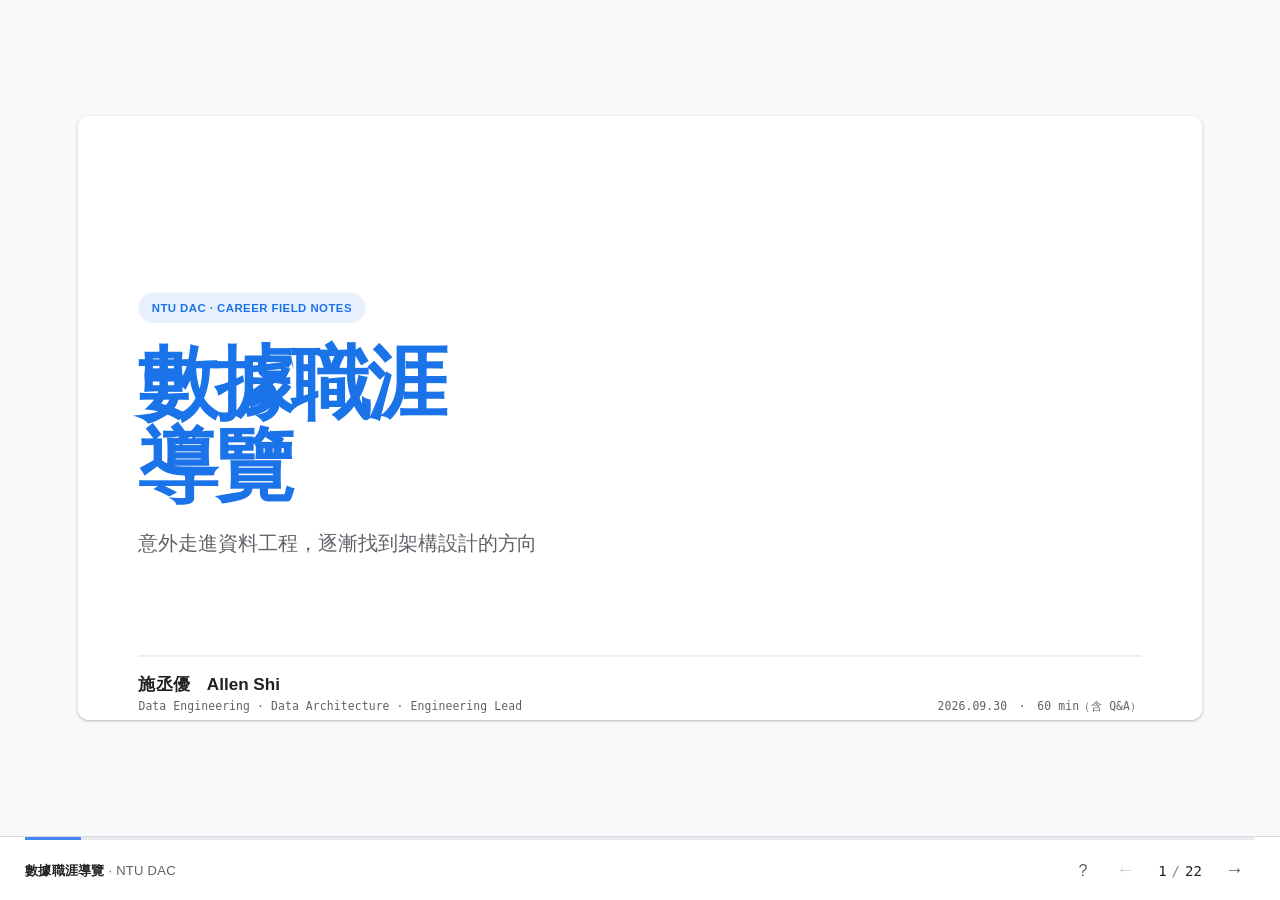
<file: index.html>
<!DOCTYPE html>
<html lang="zh-Hant">
<head>
<meta charset="utf-8">
<meta name="viewport" content="width=device-width, initial-scale=1, viewport-fit=cover">
<title>數據職涯導覽 — NTU DAC</title>
<meta name="description" content="給臺大資料分析與決策社的資料職涯分享：資料價值鏈、DA／DS／DE、工程實務、職涯路徑與 AI 時代的準備。">
<meta name="color-scheme" content="light">
<link rel="icon" href="assets/favicon.svg" type="image/svg+xml">
<link rel="stylesheet" href="assets/style.css">
</head>
<body>
<a class="skip-link" href="#deck">跳到簡報內容</a>
<div class="stage" id="stage">
<main class="deck" id="deck" aria-roledescription="簡報" aria-label="數據職涯導覽">
<!-- SECTION: 01-intro -->
<section class="slide slide--dark slide--cover" id="intro-cover" role="group" aria-label="封面：數據職涯導覽">
  <div class="pad">
    <p class="cover-mark">NTU DAC · CAREER FIELD NOTES</p>
    <h1 class="cover-title">數據職涯<br><em>導覽</em></h1>
    <p class="cover-sub">意外走進資料工程，逐漸找到架構設計的方向</p>
    <footer class="cover-foot"><div><p class="name">施丞優　Allen Shi</p><p class="mono">Data Engineering · Data Architecture · Engineering Lead</p></div><p class="mono">2026.09.30　·　60 min（含 Q&amp;A）</p></footer>
  </div>

</section>


<section class="slide" id="intro-path" role="group" aria-label="自我介紹：關於我與職涯路徑">
  <div class="pad">
    <p class="eyebrow"><span class="num">01</span> 自我介紹</p>
    <h2>關於我</h2>
    <p class="lede">從數學與問題拆解，走到資料平台與架構。</p>
    <div class="about-me-layout">
      <article class="about-me-card">
        <h3 class="about-me-card__title">我的背景</h3>
        <div class="about-me-grid">
          <div class="about-fact about-fact--blue"><h4>目前角色</h4><p>Engineering Lead（Cloud &amp; Data）</p></div>
          <div class="about-fact about-fact--red"><h4>工作重點</h4><p>資料工程、雲端架構、資料架構與治理</p></div>
          <div class="about-fact about-fact--yellow"><h4>教學工作</h4><p>緯育 TibaMe／資策會講師與課程顧問</p></div>
          <div class="about-fact about-fact--green"><h4>專業認證</h4><p>Google Cloud 專業資料工程師與雲端架構師</p></div>
          <div class="about-fact about-fact--blue"><h4>學歷</h4><p>國立中央大學數學系</p></div>
          <div class="about-fact about-fact--red"><h4>資料工程年資</h4><p>約 7 年，橫跨新創與企業</p></div>
        </div>
      </article>
      <article class="career-card">
        <div class="career-card__heading"><h3>過往公司</h3></div>
        <ul class="career-bullets" aria-label="過往公司">
          <li class="career-bullet career-bullet--blue"><div><h4>ViewSonic</h4><p>資料湖倉、資料治理</p></div></li>
          <li class="career-bullet career-bullet--red"><div><h4>Hengstyle</h4><p>資料模型、資料架構</p></div></li>
          <li class="career-bullet career-bullet--yellow"><div><h4>Gamania</h4><p>分散式 ETL、Spark</p></div></li>
          <li class="career-bullet career-bullet--green"><div><h4>LnData</h4><p>Hadoop 大數據解決方案</p></div></li>
          <li class="career-bullet career-bullet--blue"><div><h4>Taipei Fubon Bank</h4><p>資料管線監控</p></div></li>
        </ul>
      </article>
    </div>
  </div>

</section>

<!-- SECTION: 02-value-chain -->
<section class="slide slide--dark section-divider" id="value-divider" role="group" aria-label="資料價值鏈：章節開場">
  <div class="pad"><p class="section-code">02 / VALUE CHAIN</p><h2>資料為什麼會變成一門工程？</h2><div class="divider-line"></div><p class="section-intro">企業想用資料回答問題、做出決策。<br>答案能不能用，要從資料來源與流程開始看。</p></div>

</section>

<section class="slide" id="value-demand-trend" role="group" aria-label="AI 相關招募增幅與資料職位招募快照">
  <div class="pad">
    <p class="eyebrow"><span class="num">02</span> 招募需求</p>
    <h2>企業對 AI 與資料人才的需求</h2>

    <div class="demand-comparisons">
      <figure class="demand-chart" aria-label="104 平台 AI 相關工作機會從 2022 至 2026 年增加 97.6%，同期整體招募市場增加 22.9%；兩者都以各自 2022 年的工作機會數為基準">
        <figcaption><span>已發生的變化｜2022–2026</span><h3>AI 相關工作機會增加多少？</h3><p>各自以 2022 年工作機會數為基準</p></figcaption>
        <div class="demand-bar"><span>AI 相關需求</span><div class="demand-bar__track"><i style="width:97.6%"></i></div><strong>+97.6%</strong></div>
        <div class="demand-bar demand-bar--baseline"><span>整體招募市場</span><div class="demand-bar__track"><i style="width:22.9%"></i></div><strong>+22.9%</strong></div>
        <p class="demand-chart__scope">這是招募量的增幅，並非 AI 職缺在整體市場的占比。</p>
        <a href="https://blog.104.com.tw/104data-ai-trend-report-2026/">104《AI 人才趨勢報告》，2026 ↗</a>
      </figure>

      <figure class="demand-roles" aria-label="樣本中刊登至少一筆資料科學家職缺的公司占 15%，資料工程師占 12%，資料分析師占 8%">
        <figcaption><span>招募快照｜2025/12–2026/01</span><h3>有多少公司在招募資料相關職位？</h3></figcaption>
        <div class="demand-roles__overall"><strong>31%</strong><p>的樣本公司開出資料相關職缺</p></div>
        <p class="demand-roles__by-role">分開看三種職位，有刊登該職缺的公司比例：</p>
        <div class="demand-role-bar"><span>資料科學家<small>Data Scientist</small></span><div class="demand-role-bar__track"><i style="width:75%"></i></div><strong>15%</strong></div>
        <div class="demand-role-bar"><span>資料工程師<small>Data Engineer</small></span><div class="demand-role-bar__track"><i style="width:60%"></i></div><strong>12%</strong></div>
        <div class="demand-role-bar"><span>資料分析師<small>Data Analyst</small></span><div class="demand-role-bar__track"><i style="width:40%"></i></div><strong>8%</strong></div>
        <div class="demand-roles__axis" aria-hidden="true"><span></span><div><span>0%</span><span>10%</span><span>20%</span></div><span></span></div>
        <p class="demand-roles__scope">858 家美國科技公司；職位可重疊，31% 也包含其他資料職位。</p>
        <a href="https://risogroup.co/insights/data-role-hiring.html">Riso Group 原始分析 ↗</a>
      </figure>
    </div>

    <p class="demand-limit">左邊比較兩段期間的招募增幅；右邊統計樣本公司是否刊登職缺，兩種百分比不能互相比較。</p>
  </div>

</section>

<section class="slide" id="value-why-now" role="group" aria-label="企業為什麼需要資料職位：從報表到 AI">
  <div class="pad">
    <p class="eyebrow"><span class="num">02</span> 企業的資料問題</p>
    <h2>企業為什麼需要資料職位？</h2>

    <div class="why5-prompt">
      <span>一個常見問題</span>
      <p>昨天的營收是多少？</p>
      <small>AI 能更快做出報表；若漏了退款，數字照樣錯。</small>
    </div>

    <div class="why5-explanation">
      <div class="why5-work" aria-label="營收資料需要處理的問題">
        <div><h3>來源分散</h3><p>訂單、退款放在不同系統，得先接起來。</p></div>
        <div><h3>營收怎麼算</h3><p>折扣和退款怎麼算，大家要用同一個口徑。</p></div>
        <div><h3>出錯難查</h3><p>報表每天更新，數字怪了得追得到原因。</p></div>
      </div>
      <aside class="why5-governance" aria-label="企業資料治理調查">
        <strong>21%</strong>
        <p>受訪企業認為資料治理成熟度不足，是導入 AI 時的資安挑戰。</p>
        <a href="https://www.ithome.com.tw/article/175312">iThome 2026 企業調查 ↗</a>
      </aside>
    </div>

    <p class="why5-takeaway slide-takeaway">把資料來源接好、算法說清楚，報表和 AI 才有可信的資料。</p>
  </div>

</section>

<section class="slide" id="value-chain-map" role="group" aria-label="資料價值鏈：事件如何走到行動">
  <div class="pad">
    <p class="eyebrow"><span class="num">02</span> 資料價值鏈</p>
    <h2>一張 dashboard，<br>背後有一整條資料路徑</h2>
    <p class="lede">DA、DS、DE 都在同一條資料路徑上工作。畫面上的數字只是最後一站，前面每個環節都可能改變它。</p>
    <div class="value-flow" aria-label="資料從事件走到決策的五個階段">
      <div class="value-flow__rail" aria-hidden="true"></div>
      <article class="value-flow__stage">
        <span class="value-flow__node">01</span>
        <div><span class="value-flow__tag">INPUT</span><h3>真實世界</h3><p>交易、點擊、設備、客服、業務流程</p></div>
      </article>
      <article class="value-flow__stage">
        <span class="value-flow__node">02</span>
        <div><span class="value-flow__tag">SOURCE</span><h3>來源系統</h3><p>DB、API、Log、第三方服務與人工輸入</p></div>
      </article>
      <article class="value-flow__stage">
        <span class="value-flow__node">03</span>
        <div><span class="value-flow__tag">PLATFORM</span><h3>資料平台</h3><p>擷取、轉換、儲存、建模、品質與治理</p></div>
      </article>
      <article class="value-flow__stage">
        <span class="value-flow__node">04</span>
        <div><span class="value-flow__tag">INSIGHT</span><h3>分析／模型</h3><p>指標、實驗、預測、分群與推論</p></div>
      </article>
      <article class="value-flow__stage">
        <span class="value-flow__node">05</span>
        <div><span class="value-flow__tag">ACTION</span><h3>決策與行動</h3><p>產品、營運、行銷、風控與管理</p></div>
      </article>
    </div>
    <div class="value-flow__outcomes">
      <div class="value-flow__outcome value-flow__outcome--blue"><h3>資料工程的價值</h3><p>讓資料按預期出現；出錯時有人知道、找得到，也修得回來。</p></div>
      <div class="value-flow__outcome value-flow__outcome--green"><h3>分析的價值</h3><p>把資料整理成能回答問題的指標、比較和證據；圖表只是最後的呈現方式。</p></div>
      <div class="value-flow__outcome value-flow__outcome--yellow"><h3>公司真正需要的能力</h3><p>把資料做得更快、更穩，讓人敢拿來做決策；平台長什麼樣只是其中一小部分。</p></div>
    </div>
  </div>

</section>

<!-- SECTION: 03-roles -->
<section class="slide slide--dark section-divider" id="roles-divider" role="group" aria-label="DA DS DE：章節開場">
  <div class="pad"><p class="section-code">03 / ROLE MAP</p><h2>DA、DS、DE，處理不同的資料問題</h2><div class="divider-line"></div><p class="section-intro">DA 把資料轉成洞察，DS 建立預測與模型，DE 確保資料穩定流動。</p></div>

</section>

<section class="slide" id="roles-map" role="group" aria-label="DA DS DE：角色比較與職能地圖">
  <div class="pad">
    <p class="eyebrow"><span class="num">03</span> 初步認識 DA／DS／DE</p>
    <h2>三種角色，起手式與責任不同</h2>
    <p class="lede">同一份資料可以被三種角色使用，差別在於面對同一個目標時，各自先解決哪種問題與主要風險。</p>
    <div class="role-table-wrap">
      <table class="role-compare-table" aria-label="DA、DS、DE 角色比較表">
        <thead>
          <tr>
            <th scope="col" class="role-col-role">角色</th>
            <th scope="col" class="role-col-question">常問問題</th>
            <th scope="col" class="role-col-deliver">決定與交付</th>
            <th scope="col" class="role-col-risk">主要風險</th>
          </tr>
        </thead>
        <tbody>
          <tr class="role-row role-row--da">
            <th scope="row" class="role-cell-title">
              <span class="role-badge role-badge--da">DA</span>
              <span class="role-name-zh">資料分析師</span>
              <span class="role-name-en">Data Analyst</span>
            </th>
            <td>
              <strong>到底發生了什麼？</strong>
              <p>定義指標，找出趨勢與例外。</p>
            </td>
            <td>
              <strong>指標定義與分析建議</strong>
              <p>決定比較口徑，交付分析結果與限制。</p>
            </td>
            <td>
              <strong>口徑不一致</strong>
              <p>資料涵蓋範圍或期間有缺口，結論難以支持決策。</p>
            </td>
          </tr>
          <tr class="role-row role-row--ds">
            <th scope="row" class="role-cell-title">
              <span class="role-badge role-badge--ds">DS</span>
              <span class="role-name-zh">資料科學家</span>
              <span class="role-name-en">Data Scientist</span>
            </th>
            <td>
              <strong>什麼可能發生？</strong>
              <p>建立假設，驗證預測是否有用。</p>
            </td>
            <td>
              <strong>模型、實驗與評估</strong>
              <p>選擇評估方式，交代結果的適用範圍。</p>
            </td>
            <td>
              <strong>證據無法用在實際情境</strong>
              <p>訓練資料不具代表性，使用時拿不到相同特徵。</p>
            </td>
          </tr>
          <tr class="role-row role-row--de">
            <th scope="row" class="role-cell-title">
              <span class="role-badge role-badge--de">DE</span>
              <span class="role-name-zh">資料工程師</span>
              <span class="role-name-en">Data Engineer</span>
            </th>
            <td>
              <strong>資料能不能可靠到達？</strong>
              <p>設計管線，維持資料品質與可用性。</p>
            </td>
            <td>
              <strong>資料模型與可重跑流程</strong>
              <p>決定更新與恢復方式，交付檢查規則與監控。</p>
            </td>
            <td>
              <strong>資料缺漏或無法恢復</strong>
              <p>流程延遲、結果無法追溯，出錯後難以回補。</p>
            </td>
          </tr>
        </tbody>
      </table>
    </div>
    <div class="role-map-footer">
      <div class="role-map-note">不同公司有不同分工，三種角色也會重疊。</div>
      <div class="role-map-note">選角色時，想想你願意長期處理哪類問題。</div>
    </div>
  </div>

</section>

<!-- SECTION: 04-collaboration -->
<section class="slide slide--dark section-divider" id="work-divider" role="group" aria-label="資料工作實務：章節開場">
  <div class="pad"><p class="section-code">04 / WORK IN PRACTICE</p><h2>從一起定義，到把資料交付給下游</h2><div class="divider-line"></div><p class="section-intro">角色合作和 DE 日常，其實是同一件事：把問題做成別人敢用、也接得起來的系統。</p></div>

</section>

<section class="slide" id="work-collaboration" role="group" aria-label="資料工作實務：角色如何一起把問題做完">
  <div class="pad">
    <p class="eyebrow"><span class="num">04</span> 共同問題</p>
    <h2>會員可能流失時，<br>三個角色怎麼一起把問題做完</h2>
    <p class="lede">先對齊問題，再決定要不要做模型；最後還要讓結果能持續更新、有人接手。</p>
    <div class="collab-flow"><article class="collab-node"><span class="role">DA · 定義</span><h3>先把「流失」說清楚</h3><p>觀察期間、納入族群、例外與成功條件先定義，避免拿模糊標籤訓練模型。</p></article><div class="collab-arrow">→</div><article class="collab-node center"><span class="role">共同決策</span><h3>這個結果要用來做什麼？</h3><p>是發通知、給優惠、調整產品，還是只想理解現象？錯判成本與決策時點要先說清楚。</p></article><div class="collab-arrow">→</div><article class="collab-node"><span class="role">DS · DE</span><h3>驗證，然後持續供應</h3><p>DS 看證據與限制；DE 確認特徵資料能更新、重跑，訓練與上線拿到的資料一致。</p></article></div>
    <div class="contract"><div class="contract-item"><h3>定義</h3><p>期間、族群、例外與成功條件。</p></div><div class="contract-item"><h3>驗證</h3><p>資料一致，結果附帶適用範圍與限制。</p></div><div class="contract-item"><h3>交付</h3><p>更新頻率、owner、失效與回補方式。</p></div></div>
  </div>

</section>

<section class="slide" id="work-de-daily" role="group" aria-label="資料工作實務：資料工程師日常與架構取捨">
  <div class="pad">
    <p class="eyebrow"><span class="num">04</span> DE DAILY</p>
    <h2>DE 的日常，<br>不是把 Pipeline 寫完就結束</h2>
    <p class="lede">每個需求都要在即時性、可靠度、維運能力與成本之間做選擇。</p>
    <div class="day-layout"><div class="day-spine"><div class="day-step"><h3>1. 問清楚來源與用途</h3><p>誰產生、誰使用、多久更新，成功的定義是什麼？</p></div><div class="day-step"><h3>2. 選批次、微批次或即時</h3><p>由決策時點與失敗成本推導，不先追工具熱度。</p></div><div class="day-step"><h3>3. 建立可重跑的流程</h3><p>轉換、重試、回補與版本控制都要能走得通。</p></div><div class="day-step"><h3>4. 讓錯誤先被看見</h3><p>品質、freshness、schema、告警與 owner 要連起來。</p></div><div class="day-step"><h3>5. 交付給下游，持續修</h3><p>文件、血緣與新需求都會回到這條工作迴圈。</p></div></div><div class="day-artifact"><article class="artifact"><span class="mono">INPUT</span><h3>資料契約</h3><p>欄位、型別、更新頻率、擁有者與變更規則。</p></article><article class="artifact"><span class="mono">PROCESS</span><h3>Pipeline</h3><p>能觀測、能重跑，也能處理延遲與部分失敗。</p></article><article class="artifact"><span class="mono">CONTROL</span><h3>品質與血緣</h3><p>知道哪個檢查失敗，也知道影響哪些下游。</p></article><article class="artifact"><span class="mono">HANDOFF</span><h3>文件與告警</h3><p>讓下一個人接手時，不必只靠口頭記憶。</p></article></div></div>
    <p class="quote slide-takeaway">即時不是預設答案；<strong>選的方案要對應需求，也要能長期維護。</strong></p>
  </div>

</section>

<!-- SECTION: 06-career-path -->
<section class="slide slide--dark section-divider" id="career-divider" role="group" aria-label="我的職涯如何走到現在：章節開場">
  <div class="pad"><p class="section-code">05 / CAREER PATH</p><h2>職涯往前走，<br>要負責的範圍也會變大</h2><div class="divider-line"></div><p class="section-intro">回頭看，我先學會把問題做深，後來才開始對流程、系統、架構與技術決策負責。</p></div>

</section>

<section class="slide" id="career-timeline" role="group" aria-label="我的職涯如何走到現在：五個階段">
  <div class="pad">
    <p class="eyebrow"><span class="num">05</span> 我的路徑 · CAREER PATH</p>
    <h2>從後端與資料處理，<br>走到架構設計</h2>
    <p class="lede">我在後端與大量資料處理的工作裡找到方向，後來逐步接下流程、架構與團隊協作的責任。</p>
    <div class="career"><article class="career-item"><span class="era">01 / FOUNDATION</span><h3>數學背景</h3><p>在數學系學寫程式，也透過解題練習邏輯推理。</p><p class="learn">程式入門與邏輯訓練</p></article><article class="career-item"><span class="era">02 / ENTRY</span><h3>大數據分析訓練</h3><p>從大數據分析訓練接觸資料清理與處理，逐漸注意到背後的工程問題。</p><p class="learn">接觸資料處理與工程問題</p></article><article class="career-item"><span class="era">03 / BACKEND</span><h3>新創後端工程</h3><p>進入資料導向團隊，以後端開發為主並接觸運算框架，發現自己熱愛大量資料可靠流動。</p><p class="learn">讓系統在限制下運作</p></article><article class="career-item"><span class="era">04 / SCALE</span><h3>大規模資料處理</h3><p>正式以資料工程師角色工作，以分散式運算與雲端平台處理龐大資料量，確保管線可重跑。</p><p class="learn">讓流程可重跑、可觀測</p></article><article class="career-item"><span class="era">05 / LEAD</span><h3>架構設計與技術決策</h3><p>從資料處理延伸到資料治理、架構規劃與多團隊協作，對技術選擇、邊界與長期維護負責。</p><p class="learn">對選擇與系統結果負責</p></article></div>
    <div class="quote slide-takeaway">我找到自己喜歡的工作，是讓大量資料在短時間內<strong>可靠地流過系統</strong>。</div>
  </div>

</section>

<section class="slide" id="career-lessons" role="group" aria-label="我的職涯如何走到現在：三個轉折">
  <div class="pad">
    <p class="eyebrow"><span class="num">05</span> 三個轉折</p>
    <h2>資料工程不是一開始就選好的</h2>
    <p class="career-turns-lede">我是在金融數據團隊、新創和遊戲公司的工作裡，慢慢找到想走的方向。</p>
    <div class="career-turn-track" aria-hidden="true"><span>01</span><span>02</span><span>03</span></div>

    <div class="career-turns" aria-label="從金融數據團隊到 Engineering Lead（Cloud &amp; Data）的三個職涯轉折">
      <article class="career-turn career-turn--one">
        <span class="career-turn__index">01</span>
        <span class="career-turn__stage">加入數據團隊</span>
        <h3>興趣先埋下來</h3>
        <p>在金融數據團隊，我做資料處理與分析，也接觸資料庫和大數據系統。那時開始好奇資料怎麼流動，還沒想過要成為資料工程師。</p>
      </article>

      <article class="career-turn career-turn--two">
        <span class="career-turn__index">02</span>
        <span class="career-turn__stage">後端工程師、大數據處理</span>
        <h3>確定喜歡大數據處理</h3>
        <p>在新創做後端時，我維護 API、用 Hadoop 處理資料。後來進遊戲公司，面對更大的資料量，更確定自己喜歡這類工程問題。</p>
      </article>

      <article class="career-turn career-turn--three">
        <span class="career-turn__index">03</span>
        <span class="career-turn__stage">資料架構、資料治理</span>
        <h3>從系統維運轉向治理與架構</h3>
        <p>維運大數據系統時，除錯常花很多力氣。我也想更理解業務需求；轉到資料治理工作後，開始把需求轉成方案，逐漸走向架構設計。</p>
      </article>
    </div>

    <div class="career-now">
      <span class="mono">NOW</span>
      <strong>Engineering Lead（Cloud &amp; Data）</strong>
      <span>數據治理 · 資料架構 · 雲端架構</span>
    </div>
  </div>

</section>

<!-- SECTION: 07-cases -->
<section class="slide slide--dark section-divider" id="cases-divider" role="group" aria-label="實際案例分享：章節開場">
  <div class="pad"><p class="section-code">06 / CASE STUDIES</p><h2>從案例看，<br>技術選擇怎麼做出來</h2><div class="divider-line"></div><p class="section-intro">下面用兩個去識別化的工程案例，看不同角色先問什麼，也看每個方案要付出什麼代價。</p></div>

</section>

<section class="slide" id="case-ingestion" role="group" aria-label="案例一：電商數據中台與資料治理">
  <div class="pad">
    <div class="case-banner">
      <div>
        <p class="eyebrow"><span class="num">06</span> 案例一 · DATA PLATFORM</p>
        <h2>把分散的電商資料，<br>整成共用資料平台</h2>
      </div>
      <p class="case-label">電商數據中台專案</p>
    </div>

    <div class="ecom-layout">
      <aside class="ecom-context" aria-label="專案背景與問題">
        <span class="mono">THE PROBLEM</span>
        <h3>資料量不大，<br>但來源與邏輯很分散</h3>
        <p>各部門的報表邏輯與排程散在不同地方，出錯後不易追查或補資料。</p>
        <div class="ecom-team">
          <span class="mono">DATA TEAM</span>
          <strong>集中控管資料邏輯與排程</strong>
        </div>
      </aside>

      <div class="ecom-main">
        <div class="ecom-flow-heading">
          <span class="mono">SHARED DATA PLATFORM</span>
          <span>來源載入、分層轉換，再提供各團隊使用</span>
        </div>
        <div class="ecom-flow" aria-label="電商資料進入 BigQuery、經 dbt 分層轉換後供下游使用">
          <div class="ecom-stage ecom-stage--sources">
            <span class="ecom-stage__label">SOURCES</span>
            <strong>公司資料</strong>
            <div class="ecom-chips">
              <span>線上／線下會員</span>
              <span>商品與會員標籤</span>
              <span>API／行為資料</span>
            </div>
          </div>
          <span class="ecom-arrow" aria-hidden="true">→</span>
          <div class="ecom-stage ecom-stage--ingest">
            <span class="ecom-stage__label">INGEST</span>
            <strong>載入與暫存</strong>
            <div class="ecom-tools">
              <span>Data Fusion</span>
              <span>Python</span>
              <span>Cloud Storage</span>
            </div>
          </div>
          <span class="ecom-arrow" aria-hidden="true">→</span>
          <div class="ecom-stage ecom-stage--warehouse">
            <div class="ecom-warehouse-head"><span class="ecom-stage__label">BIGQUERY</span><strong>dbt 分層轉換</strong></div>
            <div class="ecom-dbt-layers" aria-label="dbt 五層資料模型">
              <span><b>01</b> Source</span>
              <span><b>02</b> ODS</span>
              <span><b>03</b> STG</span>
              <span><b>04</b> Dimensions &amp; Details</span>
              <span><b>05</b> Mart</span>
            </div>
          </div>
          <span class="ecom-arrow" aria-hidden="true">→</span>
          <div class="ecom-stage ecom-stage--outputs">
            <span class="ecom-stage__label">CONSUMERS</span>
            <strong>下游應用</strong>
            <div class="ecom-chips ecom-chips--outputs">
              <span>Power BI</span>
              <span>Data Science</span>
              <span>CDP &amp; MA</span>
              <span>Reverse ETL</span>
            </div>
          </div>
        </div>
        <div class="ecom-orchestration">
          <strong>Prefect</strong>
          <span>統一排程與執行監控</span>
          <i aria-hidden="true"></i>
          <span>失敗後可重跑／補資料</span>
        </div>
      </div>
    </div>

    <div class="ecom-governance slide-takeaway" aria-label="治理成果">
      <strong>整理後</strong>
      <span>報表邏輯與排程集中管理；有問題時，能追來源、重跑或補資料。</span>
    </div>
  </div>

</section>

<section class="slide" id="case-compute" role="group" aria-label="案例二：大數據專案 Job Queue API 任務系統">
  <div class="pad">
    <div class="case-banner">
      <div><p class="eyebrow"><span class="num">06</span> 案例二 · COMPUTE</p><h2>讓 ETL 任務<br>可以提交、排隊與追蹤</h2></div>
      <p class="case-label">大數據專案</p>
    </div>

    <div class="compute-layout">
      <aside class="compute-brief" aria-label="原本 ETL 執行方式與問題">
        <span class="mono">BEFORE / MANUAL RUN</span>
        <h3>程式要上傳，<br>執行後也難追蹤</h3>
        <div class="compute-before"><span>編輯程式</span><b>→</b><span>上傳伺服器</span><b>→</b><span>Crontab／人工執行</span></div>
        <ul class="compute-pain-list">
          <li>ETL 邏輯集中，不易維護</li>
          <li>執行狀態與 Log 難查</li>
        </ul>
      </aside>

      <div class="compute-main">
        <div class="compute-flow-label">
          <span class="mono">任務如何提交與執行</span>
        </div>
        <div class="compute-system" aria-label="Job Queue API 提交與背景執行架構">
          <div class="compute-system__lane compute-system__lane--submit">01 / 提交與排隊</div>
          <div class="compute-node compute-node--client compute-system__client"><span class="mono">CLIENT</span><strong>提交任務</strong></div>
          <span class="compute-system__arrow compute-system__arrow--client" aria-hidden="true">→</span>
          <div class="compute-node compute-node--api compute-system__api"><span class="mono">REST API</span><strong>建立 Job</strong></div>
          <span class="compute-system__arrow compute-system__arrow--api" aria-hidden="true">→</span>
          <div class="compute-node compute-node--queue compute-system__queue"><span class="mono">QUEUE</span><strong>任務排隊</strong></div>
          <div class="compute-system__return"><strong>回傳 Job ID</strong><span>提交者可查狀態</span></div>
          <div class="compute-system__async"><span>背景執行</span><b>Client 不必等待 Spark 完成</b></div>
          <span class="compute-system__down" aria-hidden="true">↓</span>
          <div class="compute-system__lane compute-system__lane--execute">02 / 執行與保存</div>
          <div class="compute-node compute-node--consumer compute-system__consumer"><span class="mono">CONSUMER</span><strong>取出任務</strong></div>
          <span class="compute-system__arrow compute-system__arrow--spark" aria-hidden="true">→</span>
          <div class="compute-node compute-node--spark compute-system__spark"><span class="mono">SPARK</span><strong>執行 ETL</strong></div>
          <span class="compute-system__arrow compute-system__arrow--hdfs" aria-hidden="true">→</span>
          <div class="compute-node compute-node--hdfs compute-system__hdfs"><span class="mono">HDFS</span><strong>保存結果</strong></div>
          <div class="compute-system__store">
            <span class="mono">任務狀態</span>
            <div class="compute-system__store-copy"><strong>MySQL</strong><span>Job ID、狀態與輸出路徑</span></div>
            <div class="compute-system__states" aria-label="任務狀態：ready、running、done 或 error"><span>ready</span><i>→</i><span>running</span><i>→</i><span>done</span><i>/</i><span>error</span></div>
          </div>
          <div class="compute-system__logs">
            <span class="mono">執行紀錄</span>
            <strong>Log System</strong>
            <span>集中查看錯誤</span>
          </div>
        </div>
      </div>
    </div>

    <div class="compute-bottom">
      <div class="compute-evidence">
        <div class="compute-evidence-head"><span class="mono">DAILY PIPELINE TIME</span></div>
        <div class="compute-duration-flow" aria-label="每日資料管線處理時間：從 MapReduce 改用 Spark，後續整合 Spark 與 Job Queue 系統">
          <div class="compute-duration-stage compute-duration-stage--before">
            <span class="mono">原流程</span>
            <strong>MapReduce</strong>
            <b>約 7–8 小時</b>
          </div>
          <span class="compute-duration-arrow" aria-hidden="true">→</span>
          <div class="compute-duration-stage compute-duration-stage--middle">
            <span class="mono">引擎轉換</span>
            <strong>Spark</strong>
            <b>改用 Spark 處理</b>
          </div>
          <span class="compute-duration-arrow" aria-hidden="true">→</span>
          <div class="compute-duration-stage compute-duration-stage--after">
            <span class="mono">後續系統</span>
            <strong>Spark + Job Queue 系統</strong>
            <b>約 1–2 小時</b>
          </div>
        </div>
      </div>
      <div class="compute-decision slide-takeaway">
        <span class="mono">改造後</span>
        <p>任務失敗時，提交者知道停在哪裡，工程師也找得到 Log。</p>
      </div>
    </div>
  </div>

</section>

<!-- SECTION: 08-ai-era -->
<section class="slide slide--dark section-divider" id="ai-divider" role="group" aria-label="AI 時代該怎麼準備：章節開場">
  <div class="pad"><p class="section-code">07 / AI ERA</p><h2>AI 會改變工作內容，<br>結果仍要有人負責</h2><div class="divider-line"></div><p class="section-intro">程式與答案產生得更快之後，問題定義、驗證、系統脈絡與責任判斷會更常出現在日常工作裡。</p></div>

</section>

<section class="slide" id="ai-changes" role="group" aria-label="AI 時代：被加速與被放大的工作">
  <div class="pad">
    <p class="eyebrow"><span class="num">07</span> AI 會改變什麼？</p>
    <h2>AI 讓產出變快，<br>錯誤也可能走得更遠</h2>
    <div class="ai-layout"><div class="ai-column"><h3>被加速的部分</h3><ul class="ai-list"><li>把自然語言轉成 SQL、程式或文件初稿</li><li>探索資料、解釋錯誤、產生測試案例</li><li>比較常見架構與實作方式</li><li>讓一個人先做出原本要多人一起起手的初版</li></ul></div><div class="ai-column"><h3>因此更重要的部分</h3><ul class="ai-list"><li>判斷需求與資料是否真的對得上</li><li>驗證答案、理解邊界、找出模型沒看見的例外</li><li>知道權限、資安、成本與穩定性不能靠猜</li><li>為上線後的結果、失效與影響範圍負責</li></ul></div></div>
    <p class="quote slide-takeaway">AI 可以很快寫出答案；<strong>能不能上線</strong>，還是要由工程和業務一起判斷。</p>
  </div>

</section>

<section class="slide" id="ai-prep" role="group" aria-label="AI 時代：需要準備的能力">
  <div class="pad">
    <p class="eyebrow"><span class="num">07</span> 怎麼準備？</p>
    <h2>寫程式之外，<br>也要學會審查 AI 寫的系統</h2>
    <div class="prepare-steps"><article class="prepare-step"><span class="mono">01 / FOUNDATION</span><h3>把底層補起來</h3><p>SQL、Python、資料結構、網路、Linux、版本控制與基礎統計。基礎不夠，很難知道答案哪裡不對。</p></article><article class="prepare-step"><span class="mono">02 / CONTEXT</span><h3>學會看完整流程</h3><p>不能只看一段 query；還要追來源、轉換、儲存、權限、部署、監控與下游使用。</p></article><article class="prepare-step"><span class="mono">03 / EVIDENCE</span><h3>用測試與觀測驗證</h3><p>用資料測試、效能測試、錯誤情境與真實案例去驗證它。「看起來合理」還不夠。</p></article><article class="prepare-step"><span class="mono">04 / JUDGEMENT</span><h3>練習說清楚取捨</h3><p>為什麼這樣做？成本是什麼？什麼情況會失效？誰需要知道？這些問題比 prompt 技巧更耐用。</p></article></div>
  </div>

</section>

<section class="slide" id="ai-90days" role="group" aria-label="AI 時代：設計一條可驗證的資料流">
  <div class="pad">
    <p class="eyebrow"><span class="num">07</span> 可執行的起點</p>
    <h2>做一條能解決問題的資料流</h2>
    <p class="lede">從一個真實需求開始，說清楚資料怎麼來、怎麼處理、怎麼交付，出錯時又怎麼恢復。</p>

    <div class="project-layout">
      <div class="project-flow-panel">
        <div class="project-panel-head"><span class="mono">FROM PROBLEM TO DATA FLOW</span><span>每一步都要說得出理由</span></div>
        <div class="project-flow" aria-label="從問題到資料交付的四個設計步驟">
          <article class="project-step"><span class="mono">01 / DEFINE</span><h3>問題</h3><p>誰用結果？要改善哪個決策？</p></article>
          <span class="project-arrow" aria-hidden="true">→</span>
          <article class="project-step"><span class="mono">02 / SOURCE</span><h3>資料來源</h3><p>資料在哪裡？誰負責？多久更新？</p></article>
          <span class="project-arrow" aria-hidden="true">→</span>
          <article class="project-step"><span class="mono">03 / TRANSFORM</span><h3>處理</h3><p>怎麼清理、關聯？每筆代表什麼？</p></article>
          <span class="project-arrow" aria-hidden="true">→</span>
          <article class="project-step"><span class="mono">04 / DELIVER</span><h3>交付</h3><p>誰來用？交付格式與更新頻率？</p></article>
        </div>
        <div class="project-architecture">
          <span class="mono">ARCHITECTURE CHOICES</span>
          <p>批次還是即時？用哪些儲存與排程元件？資料量或使用者增加時，瓶頸和成本會在哪裡？</p>
        </div>
      </div>

      <aside class="project-checks" aria-label="資料流交付前的驗證項目">
        <span class="mono">BEFORE CALLING IT DONE</span>
        <h3>能測試，也能處理失敗</h3>
        <ul class="project-check-list">
          <li><strong>測試</strong><span>資料品質、轉換結果與邊界情況</span></li>
          <li><strong>失敗處理</strong><span>告警、重試、避免重複寫入、補資料</span></li>
          <li><strong>擴展</strong><span>資料量增加後的延遲、成本與瓶頸</span></li>
          <li><strong>交付</strong><span>架構圖、可驗證結果與已知限制</span></li>
        </ul>
      </aside>
    </div>

    <div class="project-takeaway slide-takeaway">
      <strong>作品要說得清楚資料從哪裡來、怎麼驗證、出錯怎麼處理。</strong>
    </div>
  </div>

</section>

<!-- SECTION: 09-qa -->
<section id="qa" class="slide slide--dark" role="group" aria-label="Q&amp;A">
  <div class="pad">
    <h2 class="qa-title">Q&amp;A</h2>
    <div class="qa-contacts">
      <div class="qa-contact-item">
        <img src="assets/qr-linkedin.png" alt="LinkedIn QR Code" width="200" height="200" />
        <div class="qa-contact-text">
          <a href="https://www.linkedin.com/in/chengyou-shi/" target="_blank" rel="noopener noreferrer" class="qa-contact-link">LinkedIn</a>
          <span class="qa-contact-desc">工作經歷・保持聯繫</span>
        </div>
      </div>
      <div class="qa-contact-item">
        <img src="assets/qr-website.png" alt="個人網站 QR Code" width="200" height="200" />
        <div class="qa-contact-text">
          <a href="https://uuboyscy.dev" target="_blank" rel="noopener noreferrer" class="qa-contact-link">uuboyscy.dev</a>
          <span class="qa-contact-desc">個人網站</span>
        </div>
      </div>
    </div>
  </div>

</section>
</main>
</div>

<div class="chrome" id="chrome">
  <div class="progress" id="progress" role="presentation"><span class="progress-bar" id="progressBar"></span></div>
  <div class="chrome-row">
    <p class="brand">數據職涯導覽 <span>· NTU DAC</span></p>
    <div class="controls">
      <button type="button" class="btn" id="btnHelp" aria-pressed="false" title="快捷鍵說明（?）">?</button>
      <button type="button" class="btn btn--nav" id="btnPrev" title="上一張（←）"><span aria-hidden="true">←</span><span class="sr-only">上一張投影片</span></button>
      <p class="counter" id="counter" aria-hidden="true"><span id="cur">1</span><span class="counter-sep">/</span><span id="total">0</span></p>
      <button type="button" class="btn btn--nav" id="btnNext" title="下一張（→）"><span aria-hidden="true">→</span><span class="sr-only">下一張投影片</span></button>
    </div>
  </div>
</div>


<div class="panel panel--help" id="help" hidden role="dialog" aria-modal="false" aria-labelledby="helpTitle">
  <div class="panel-head"><h2 id="helpTitle">鍵盤快捷鍵</h2><button type="button" class="btn btn--close" id="btnHelpClose"><span aria-hidden="true">✕</span><span class="sr-only">關閉說明</span></button></div>
  <div class="panel-body"><dl class="keys"><div><dt><kbd>→</kbd><kbd>空白</kbd><kbd>PgDn</kbd></dt><dd>下一張</dd></div><div><dt><kbd>←</kbd><kbd>PgUp</kbd></dt><dd>上一張</dd></div><div><dt><kbd>Home</kbd> / <kbd>End</kbd></dt><dd>第一張 / 最後一張</dd></div><div><dt><kbd>1</kbd>–<kbd>9</kbd><kbd>0</kbd></dt><dd>跳到前 10 張</dd></div><div><dt><kbd>F</kbd></dt><dd>全螢幕</dd></div><div><dt><kbd>?</kbd></dt><dd>顯示／關閉說明</dd></div><div><dt><kbd>Esc</kbd></dt><dd>關閉面板</dd></div></dl><p class="keys-foot">觸控裝置可左右滑動切換；<kbd>⌘</kbd>／<kbd>Ctrl</kbd> + <kbd>P</kbd> 可列印或輸出 PDF。</p></div>
</div>
<p class="sr-only" id="live" role="status" aria-live="polite"></p>
<script src="assets/deck.js"></script>
</body>
</html>
</file>
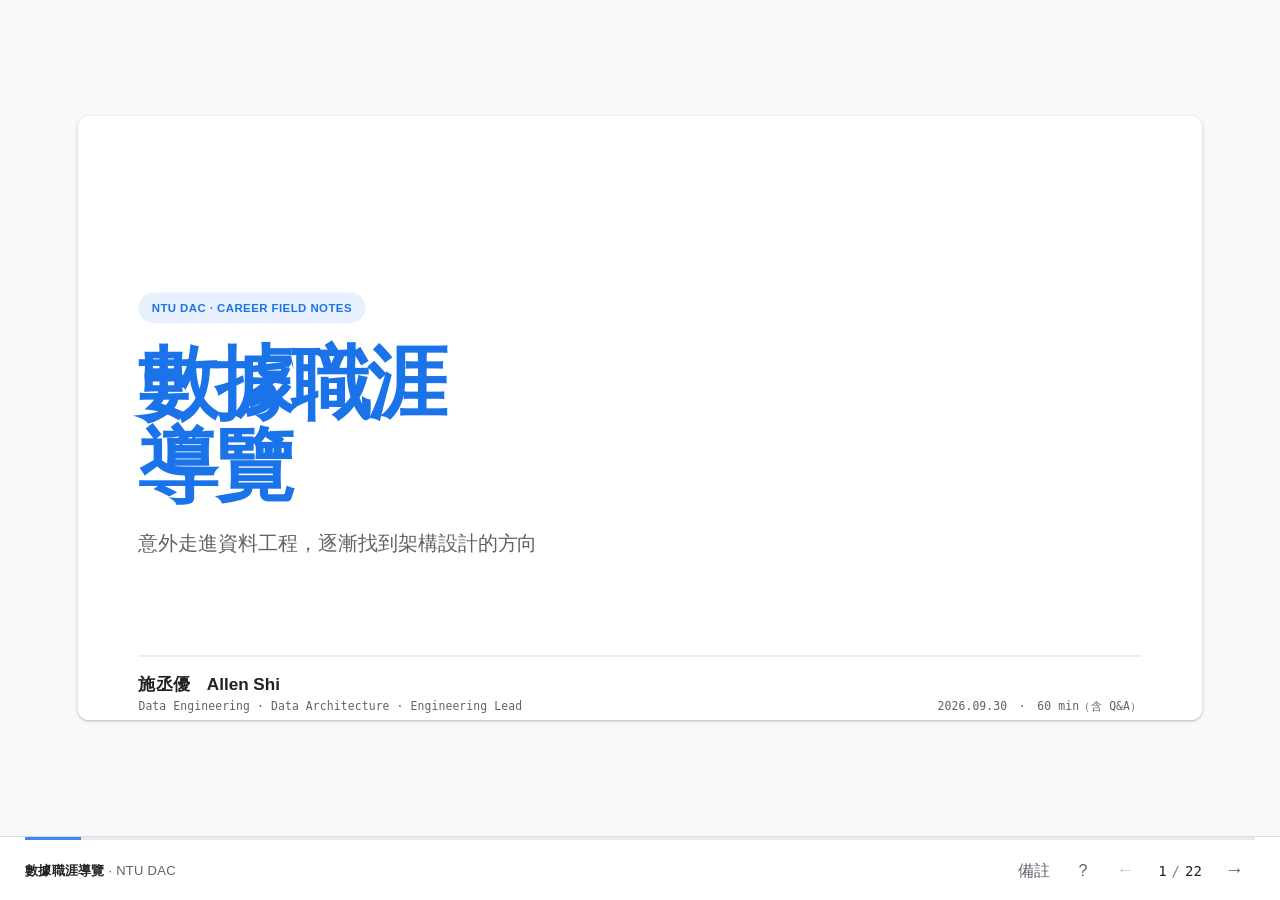
<file: index_note.html>
<!DOCTYPE html>
<html lang="zh-Hant">
<head>
<meta charset="utf-8">
<meta name="viewport" content="width=device-width, initial-scale=1, viewport-fit=cover">
<title>數據職涯導覽 — NTU DAC</title>
<meta name="description" content="給臺大資料分析與決策社的資料職涯分享：資料價值鏈、DA／DS／DE、工程實務、職涯路徑與 AI 時代的準備。">
<meta name="color-scheme" content="light">
<link rel="icon" href="assets/favicon.svg" type="image/svg+xml">
<link rel="stylesheet" href="assets/style.css">
</head>
<body>
<a class="skip-link" href="#deck">跳到簡報內容</a>
<div class="stage" id="stage">
<main class="deck" id="deck" aria-roledescription="簡報" aria-label="數據職涯導覽">
<!-- SECTION: 01-intro -->
<section class="slide slide--dark slide--cover" id="intro-cover" role="group" aria-label="封面：數據職涯導覽">
  <div class="pad">
    <p class="cover-mark">NTU DAC · CAREER FIELD NOTES</p>
    <h1 class="cover-title">數據職涯<br><em>導覽</em></h1>
    <p class="cover-sub">意外走進資料工程，逐漸找到架構設計的方向</p>
    <footer class="cover-foot"><div><p class="name">施丞優　Allen Shi</p><p class="mono">Data Engineering · Data Architecture · Engineering Lead</p></div><p class="mono">2026.09.30　·　60 min（含 Q&amp;A）</p></footer>
  </div>
  <div class="slide-notes" hidden>
    <p><strong>00:00–01:30｜1.5 分鐘</strong></p>
    <p>開場只交代主題：這是我的資料職涯經驗，接著會看 DA、DS、DE 的工作、兩個真實案例，以及 AI 時代怎麼準備。今天不要求大家立刻選定職稱。</p>
    <p>用一句自己的話帶入：我並非一開始就知道會做資料工程，方向是做了幾份工作後慢慢清楚的。完整故事留到職涯章。</p>
  </div>
</section>


<section class="slide" id="intro-path" role="group" aria-label="自我介紹：關於我與職涯路徑">
  <div class="pad">
    <p class="eyebrow"><span class="num">01</span> 自我介紹</p>
    <h2>關於我</h2>
    <p class="lede">從數學與問題拆解，走到資料平台與架構。</p>
    <div class="about-me-layout">
      <article class="about-me-card">
        <h3 class="about-me-card__title">我的背景</h3>
        <div class="about-me-grid">
          <div class="about-fact about-fact--blue"><h4>目前角色</h4><p>Engineering Lead（Cloud &amp; Data）</p></div>
          <div class="about-fact about-fact--red"><h4>工作重點</h4><p>資料工程、雲端架構、資料架構與治理</p></div>
          <div class="about-fact about-fact--yellow"><h4>教學工作</h4><p>緯育 TibaMe／資策會講師與課程顧問</p></div>
          <div class="about-fact about-fact--green"><h4>專業認證</h4><p>Google Cloud 專業資料工程師與雲端架構師</p></div>
          <div class="about-fact about-fact--blue"><h4>學歷</h4><p>國立中央大學數學系</p></div>
          <div class="about-fact about-fact--red"><h4>資料工程年資</h4><p>約 7 年，橫跨新創與企業</p></div>
        </div>
      </article>
      <article class="career-card">
        <div class="career-card__heading"><h3>過往公司</h3></div>
        <ul class="career-bullets" aria-label="過往公司">
          <li class="career-bullet career-bullet--blue"><div><h4>ViewSonic</h4><p>資料湖倉、資料治理</p></div></li>
          <li class="career-bullet career-bullet--red"><div><h4>Hengstyle</h4><p>資料模型、資料架構</p></div></li>
          <li class="career-bullet career-bullet--yellow"><div><h4>Gamania</h4><p>分散式 ETL、Spark</p></div></li>
          <li class="career-bullet career-bullet--green"><div><h4>LnData</h4><p>Hadoop 大數據解決方案</p></div></li>
          <li class="career-bullet career-bullet--blue"><div><h4>Taipei Fubon Bank</h4><p>資料管線監控</p></div></li>
        </ul>
      </article>
    </div>
  </div>
  <div class="slide-notes" hidden>
    <p><strong>01:30–04:00｜2.5 分鐘</strong></p>
    <p>說明現在的角色是 Engineering Lead（Cloud &amp; Data），工作重點是資料工程、雲端與資料架構。左欄認證、教學和學歷點到即可，不逐項念履歷。</p>
    <p>右欄用「不同公司碰到的資料問題不一樣」帶過過往經歷，不逐家公司講專案。留一個線索：責任從自己寫的程式，逐漸擴大到資料流程和架構；第 12–13 頁再講轉折。</p>
  </div>
</section>

<!-- SECTION: 02-value-chain -->
<section class="slide slide--dark section-divider" id="value-divider" role="group" aria-label="資料價值鏈：章節開場">
  <div class="pad"><p class="section-code">02 / VALUE CHAIN</p><h2>資料為什麼會變成一門工程？</h2><div class="divider-line"></div><p class="section-intro">企業想用資料回答問題、做出決策。<br>答案能不能用，要從資料來源與流程開始看。</p></div>
  <div class="slide-notes" hidden>
    <p><strong>04:00–04:30｜0.5 分鐘</strong></p>
    <p>轉場：先看資料相關工作的需求訊號，再用一個營收問題說明企業為什麼需要這些職位。</p>
  </div>
</section>

<section class="slide" id="value-demand-trend" role="group" aria-label="AI 相關招募增幅與資料職位招募快照">
  <div class="pad">
    <p class="eyebrow"><span class="num">02</span> 招募需求</p>
    <h2>企業對 AI 與資料人才的需求</h2>

    <div class="demand-comparisons">
      <figure class="demand-chart" aria-label="104 平台 AI 相關工作機會從 2022 至 2026 年增加 97.6%，同期整體招募市場增加 22.9%；兩者都以各自 2022 年的工作機會數為基準">
        <figcaption><span>已發生的變化｜2022–2026</span><h3>AI 相關工作機會增加多少？</h3><p>各自以 2022 年工作機會數為基準</p></figcaption>
        <div class="demand-bar"><span>AI 相關需求</span><div class="demand-bar__track"><i style="width:97.6%"></i></div><strong>+97.6%</strong></div>
        <div class="demand-bar demand-bar--baseline"><span>整體招募市場</span><div class="demand-bar__track"><i style="width:22.9%"></i></div><strong>+22.9%</strong></div>
        <p class="demand-chart__scope">這是招募量的增幅，並非 AI 職缺在整體市場的占比。</p>
        <a href="https://blog.104.com.tw/104data-ai-trend-report-2026/">104《AI 人才趨勢報告》，2026 ↗</a>
      </figure>

      <figure class="demand-roles" aria-label="樣本中刊登至少一筆資料科學家職缺的公司占 15%，資料工程師占 12%，資料分析師占 8%">
        <figcaption><span>招募快照｜2025/12–2026/01</span><h3>有多少公司在招募資料相關職位？</h3></figcaption>
        <div class="demand-roles__overall"><strong>31%</strong><p>的樣本公司開出資料相關職缺</p></div>
        <p class="demand-roles__by-role">分開看三種職位，有刊登該職缺的公司比例：</p>
        <div class="demand-role-bar"><span>資料科學家<small>Data Scientist</small></span><div class="demand-role-bar__track"><i style="width:75%"></i></div><strong>15%</strong></div>
        <div class="demand-role-bar"><span>資料工程師<small>Data Engineer</small></span><div class="demand-role-bar__track"><i style="width:60%"></i></div><strong>12%</strong></div>
        <div class="demand-role-bar"><span>資料分析師<small>Data Analyst</small></span><div class="demand-role-bar__track"><i style="width:40%"></i></div><strong>8%</strong></div>
        <div class="demand-roles__axis" aria-hidden="true"><span></span><div><span>0%</span><span>10%</span><span>20%</span></div><span></span></div>
        <p class="demand-roles__scope">858 家美國科技公司；職位可重疊，31% 也包含其他資料職位。</p>
        <a href="https://risogroup.co/insights/data-role-hiring.html">Riso Group 原始分析 ↗</a>
      </figure>
    </div>

    <p class="demand-limit">左邊比較兩段期間的招募增幅；右邊統計樣本公司是否刊登職缺，兩種百分比不能互相比較。</p>
  </div>
  <div class="slide-notes" hidden>
    <p><strong>04:30–06:00｜1.5 分鐘</strong></p>
    <p>左圖是已發生的變化：<a href="https://blog.104.com.tw/104data-ai-trend-report-2026/">104 AI 人才趨勢報告</a>指出，2022–2026 年 AI 相關人才需求成長 97.6%，同期整體招募市場成長 22.9%。兩個增幅各自以 2022 年招募量為基準；若把 2022 年設為 100，2026 年相當於約 197.6 與 122.9。它不是 AI 職缺占整體職缺比例，也不是資料工程師的成長率。104 公開新聞稿沒有完整列出兩組原始工作機會數。</p>
    <p>右圖是不同問題：<a href="https://risogroup.co/insights/data-role-hiring.html">Riso Group 原始分析</a>在 2025 年 12 月至 2026 年 1 月每週爬取約 2.5 萬筆職缺，樣本是 858 家美國科技新創與上市公司，依職稱文字辨識角色。31% 表示樣本中有至少一筆資料相關職缺的公司；分開看有 15% 刊登 Data Scientist、12% 刊登 Data Engineer、8% 刊登 Data Analyst。公司可能同時徵多種職位，31% 也包含其他資料職位，不能相加。這是招募快照，不是成長率，也不能推論到所有企業。</p>
    <p>兩張圖的期間、地區與統計對象不同，口頭上分別講「增加多少」與「多少公司正在招募」即可。WEF 的 Big Data Specialist 是較廣的職類，無法和本頁三種職位直接比較，因此不放在畫面。下一頁談企業遇到的資料問題。</p>
  </div>
</section>

<section class="slide" id="value-why-now" role="group" aria-label="企業為什麼需要資料職位：從報表到 AI">
  <div class="pad">
    <p class="eyebrow"><span class="num">02</span> 企業的資料問題</p>
    <h2>企業為什麼需要資料職位？</h2>

    <div class="why5-prompt">
      <span>一個常見問題</span>
      <p>昨天的營收是多少？</p>
      <small>AI 能更快做出報表；若漏了退款，數字照樣錯。</small>
    </div>

    <div class="why5-explanation">
      <div class="why5-work" aria-label="營收資料需要處理的問題">
        <div><h3>來源分散</h3><p>訂單、退款放在不同系統，得先接起來。</p></div>
        <div><h3>營收怎麼算</h3><p>折扣和退款怎麼算，大家要用同一個口徑。</p></div>
        <div><h3>出錯難查</h3><p>報表每天更新，數字怪了得追得到原因。</p></div>
      </div>
      <aside class="why5-governance" aria-label="企業資料治理調查">
        <strong>21%</strong>
        <p>受訪企業認為資料治理成熟度不足，是導入 AI 時的資安挑戰。</p>
        <a href="https://www.ithome.com.tw/article/175312">iThome 2026 企業調查 ↗</a>
      </aside>
    </div>

    <p class="why5-takeaway slide-takeaway">把資料來源接好、算法說清楚，報表和 AI 才有可信的資料。</p>
  </div>
  <div class="slide-notes" hidden>
    <p><strong>06:00–08:30｜2.5 分鐘</strong></p>
    <p>接著剛才的需求數字，問「昨天的營收是多少？」這是示意情境，不是實際客戶事故。訂單與退款在不同系統，折扣和退款的算法如果沒說清楚，兩個部門可能拿到不同結果。</p>
    <p>AI 可以加快圖表初稿，仍然會吃進漏算退款的資料。資料職位要做的是把來源接起來、維護更新，並在數字出錯時查得到原因；資料治理也需要資料擁有者、資安等角色一起負責。</p>
    <p>右側 21% 來自 iThome 2026 企業 AI 資安挑戰調查，指受訪企業認為資料治理成熟度不足是挑戰。它不是 Data Engineer 缺工率，也不是整體台灣企業比例。<a href="https://www.ithome.com.tw/article/175312">iThome 原文</a>。</p>
    <p>下一頁看資料從事件走到報表及決策的完整路徑，再接 DA、DS、DE 的分工。</p>
  </div>
</section>

<section class="slide" id="value-chain-map" role="group" aria-label="資料價值鏈：事件如何走到行動">
  <div class="pad">
    <p class="eyebrow"><span class="num">02</span> 資料價值鏈</p>
    <h2>一張 dashboard，<br>背後有一整條資料路徑</h2>
    <p class="lede">DA、DS、DE 都在同一條資料路徑上工作。畫面上的數字只是最後一站，前面每個環節都可能改變它。</p>
    <div class="value-flow" aria-label="資料從事件走到決策的五個階段">
      <div class="value-flow__rail" aria-hidden="true"></div>
      <article class="value-flow__stage">
        <span class="value-flow__node">01</span>
        <div><span class="value-flow__tag">INPUT</span><h3>真實世界</h3><p>交易、點擊、設備、客服、業務流程</p></div>
      </article>
      <article class="value-flow__stage">
        <span class="value-flow__node">02</span>
        <div><span class="value-flow__tag">SOURCE</span><h3>來源系統</h3><p>DB、API、Log、第三方服務與人工輸入</p></div>
      </article>
      <article class="value-flow__stage">
        <span class="value-flow__node">03</span>
        <div><span class="value-flow__tag">PLATFORM</span><h3>資料平台</h3><p>擷取、轉換、儲存、建模、品質與治理</p></div>
      </article>
      <article class="value-flow__stage">
        <span class="value-flow__node">04</span>
        <div><span class="value-flow__tag">INSIGHT</span><h3>分析／模型</h3><p>指標、實驗、預測、分群與推論</p></div>
      </article>
      <article class="value-flow__stage">
        <span class="value-flow__node">05</span>
        <div><span class="value-flow__tag">ACTION</span><h3>決策與行動</h3><p>產品、營運、行銷、風控與管理</p></div>
      </article>
    </div>
    <div class="value-flow__outcomes">
      <div class="value-flow__outcome value-flow__outcome--blue"><h3>資料工程的價值</h3><p>讓資料按預期出現；出錯時有人知道、找得到，也修得回來。</p></div>
      <div class="value-flow__outcome value-flow__outcome--green"><h3>分析的價值</h3><p>把資料整理成能回答問題的指標、比較和證據；圖表只是最後的呈現方式。</p></div>
      <div class="value-flow__outcome value-flow__outcome--yellow"><h3>公司真正需要的能力</h3><p>把資料做得更快、更穩，讓人敢拿來做決策；平台長什麼樣只是其中一小部分。</p></div>
    </div>
  </div>
  <div class="slide-notes" hidden>
    <p><strong>08:30–11:30｜3 分鐘</strong></p>
    <p>拿一個 dashboard 的數字，從交易事件、來源系統、資料平台，帶到分析和決策。只走一次主流程，不逐一朗讀每個小標。</p>
    <p>點出分工：DE 讓資料穩定、可追溯；DA／DS 用資料回答問題、說明結果的限制。工作在同一條路徑上接力。</p>
    <p>收在一個問題：如果畫面上的數字怪怪的，你會往前追查哪一段？請學生快速想一個可能原因，接到下一章 DA、DS、DE 的分工。</p>
  </div>
</section>

<!-- SECTION: 03-roles -->
<section class="slide slide--dark section-divider" id="roles-divider" role="group" aria-label="DA DS DE：章節開場">
  <div class="pad"><p class="section-code">03 / ROLE MAP</p><h2>DA、DS、DE，處理不同的資料問題</h2><div class="divider-line"></div><p class="section-intro">DA 把資料轉成洞察，DS 建立預測與模型，DE 確保資料穩定流動。</p></div>
  <div class="slide-notes" hidden>
    <p><strong>11:30–12:00｜0.5 分鐘</strong></p>
    <p>轉場：同一份資料可以由不同角色使用。接下來看 DA、DS、DE 各自先問什麼；不同公司的邊界可能重疊。</p>
  </div>
</section>

<section class="slide" id="roles-map" role="group" aria-label="DA DS DE：角色比較與職能地圖">
  <div class="pad">
    <p class="eyebrow"><span class="num">03</span> 初步認識 DA／DS／DE</p>
    <h2>三種角色，起手式與責任不同</h2>
    <p class="lede">同一份資料可以被三種角色使用，差別在於面對同一個目標時，各自先解決哪種問題與主要風險。</p>
    <div class="role-table-wrap">
      <table class="role-compare-table" aria-label="DA、DS、DE 角色比較表">
        <thead>
          <tr>
            <th scope="col" class="role-col-role">角色</th>
            <th scope="col" class="role-col-question">常問問題</th>
            <th scope="col" class="role-col-deliver">決定與交付</th>
            <th scope="col" class="role-col-risk">主要風險</th>
          </tr>
        </thead>
        <tbody>
          <tr class="role-row role-row--da">
            <th scope="row" class="role-cell-title">
              <span class="role-badge role-badge--da">DA</span>
              <span class="role-name-zh">資料分析師</span>
              <span class="role-name-en">Data Analyst</span>
            </th>
            <td>
              <strong>到底發生了什麼？</strong>
              <p>定義指標，找出趨勢與例外。</p>
            </td>
            <td>
              <strong>指標定義與分析建議</strong>
              <p>決定比較口徑，交付分析結果與限制。</p>
            </td>
            <td>
              <strong>口徑不一致</strong>
              <p>資料涵蓋範圍或期間有缺口，結論難以支持決策。</p>
            </td>
          </tr>
          <tr class="role-row role-row--ds">
            <th scope="row" class="role-cell-title">
              <span class="role-badge role-badge--ds">DS</span>
              <span class="role-name-zh">資料科學家</span>
              <span class="role-name-en">Data Scientist</span>
            </th>
            <td>
              <strong>什麼可能發生？</strong>
              <p>建立假設，驗證預測是否有用。</p>
            </td>
            <td>
              <strong>模型、實驗與評估</strong>
              <p>選擇評估方式，交代結果的適用範圍。</p>
            </td>
            <td>
              <strong>證據無法用在實際情境</strong>
              <p>訓練資料不具代表性，使用時拿不到相同特徵。</p>
            </td>
          </tr>
          <tr class="role-row role-row--de">
            <th scope="row" class="role-cell-title">
              <span class="role-badge role-badge--de">DE</span>
              <span class="role-name-zh">資料工程師</span>
              <span class="role-name-en">Data Engineer</span>
            </th>
            <td>
              <strong>資料能不能可靠到達？</strong>
              <p>設計管線，維持資料品質與可用性。</p>
            </td>
            <td>
              <strong>資料模型與可重跑流程</strong>
              <p>決定更新與恢復方式，交付檢查規則與監控。</p>
            </td>
            <td>
              <strong>資料缺漏或無法恢復</strong>
              <p>流程延遲、結果無法追溯，出錯後難以回補。</p>
            </td>
          </tr>
        </tbody>
      </table>
    </div>
    <div class="role-map-footer">
      <div class="role-map-note">不同公司有不同分工，三種角色也會重疊。</div>
      <div class="role-map-note">選角色時，想想你願意長期處理哪類問題。</div>
    </div>
  </div>
  <div class="slide-notes" hidden>
    <p><strong>12:00–16:00｜4 分鐘</strong></p>
    <p>不要逐格朗讀表格。用同一個需求帶過三個問題：DA 先釐清發生了什麼、指標怎麼算；DS 問能否用資料建立並驗證預測；DE 問資料能否準時、可靠地到達。</p>
    <p>各補一個常見風險：DA 的口徑不一致、DS 的訓練與實際使用情境不同、DE 的資料缺漏或失敗後不能回補。這些是常見切入點，不是互斥職責。</p>
    <p>請學生想：自己比較願意長期處理哪一類問題？下一頁用會員流失情境看角色怎麼合作。</p>
  </div>
</section>

<!-- SECTION: 04-collaboration -->
<section class="slide slide--dark section-divider" id="work-divider" role="group" aria-label="資料工作實務：章節開場">
  <div class="pad"><p class="section-code">04 / WORK IN PRACTICE</p><h2>從一起定義，到把資料交付給下游</h2><div class="divider-line"></div><p class="section-intro">角色合作和 DE 日常，其實是同一件事：把問題做成別人敢用、也接得起來的系統。</p></div>
  <div class="slide-notes" hidden>
    <p><strong>16:00–16:30｜0.5 分鐘</strong></p>
    <p>轉場：知道每個角色做什麼後，看同一個問題如何在團隊裡接起來，最後怎麼交付下游。</p>
  </div>
</section>

<section class="slide" id="work-collaboration" role="group" aria-label="資料工作實務：角色如何一起把問題做完">
  <div class="pad">
    <p class="eyebrow"><span class="num">04</span> 共同問題</p>
    <h2>會員可能流失時，<br>三個角色怎麼一起把問題做完</h2>
    <p class="lede">先對齊問題，再決定要不要做模型；最後還要讓結果能持續更新、有人接手。</p>
    <div class="collab-flow"><article class="collab-node"><span class="role">DA · 定義</span><h3>先把「流失」說清楚</h3><p>觀察期間、納入族群、例外與成功條件先定義，避免拿模糊標籤訓練模型。</p></article><div class="collab-arrow">→</div><article class="collab-node center"><span class="role">共同決策</span><h3>這個結果要用來做什麼？</h3><p>是發通知、給優惠、調整產品，還是只想理解現象？錯判成本與決策時點要先說清楚。</p></article><div class="collab-arrow">→</div><article class="collab-node"><span class="role">DS · DE</span><h3>驗證，然後持續供應</h3><p>DS 看證據與限制；DE 確認特徵資料能更新、重跑，訓練與上線拿到的資料一致。</p></article></div>
    <div class="contract"><div class="contract-item"><h3>定義</h3><p>期間、族群、例外與成功條件。</p></div><div class="contract-item"><h3>驗證</h3><p>資料一致，結果附帶適用範圍與限制。</p></div><div class="contract-item"><h3>交付</h3><p>更新頻率、owner、失效與回補方式。</p></div></div>
  </div>
  <div class="slide-notes" hidden>
    <p><strong>16:30–20:00｜3.5 分鐘</strong></p>
    <p>用會員流失這一個情境走主流程：DA 先定義「流失」與觀察期間；業務說明結果要用來做什麼；DS 判斷模型是否有用；DE 確認所需資料能持續更新。</p>
    <p>重點不是每個人各做一段就結束。定義會影響模型標籤，模型需求會影響資料流程；要一起確認結果的限制、更新頻率和失敗時誰處理。</p>
    <p>底部三格作為交付檢查，不再重講一次上方流程。轉到 DE 平常如何維持這些約定。</p>
  </div>
</section>

<section class="slide" id="work-de-daily" role="group" aria-label="資料工作實務：資料工程師日常與架構取捨">
  <div class="pad">
    <p class="eyebrow"><span class="num">04</span> DE DAILY</p>
    <h2>DE 的日常，<br>不是把 Pipeline 寫完就結束</h2>
    <p class="lede">每個需求都要在即時性、可靠度、維運能力與成本之間做選擇。</p>
    <div class="day-layout"><div class="day-spine"><div class="day-step"><h3>1. 問清楚來源與用途</h3><p>誰產生、誰使用、多久更新，成功的定義是什麼？</p></div><div class="day-step"><h3>2. 選批次、微批次或即時</h3><p>由決策時點與失敗成本推導，不先追工具熱度。</p></div><div class="day-step"><h3>3. 建立可重跑的流程</h3><p>轉換、重試、回補與版本控制都要能走得通。</p></div><div class="day-step"><h3>4. 讓錯誤先被看見</h3><p>品質、freshness、schema、告警與 owner 要連起來。</p></div><div class="day-step"><h3>5. 交付給下游，持續修</h3><p>文件、血緣與新需求都會回到這條工作迴圈。</p></div></div><div class="day-artifact"><article class="artifact"><span class="mono">INPUT</span><h3>資料契約</h3><p>欄位、型別、更新頻率、擁有者與變更規則。</p></article><article class="artifact"><span class="mono">PROCESS</span><h3>Pipeline</h3><p>能觀測、能重跑，也能處理延遲與部分失敗。</p></article><article class="artifact"><span class="mono">CONTROL</span><h3>品質與血緣</h3><p>知道哪個檢查失敗，也知道影響哪些下游。</p></article><article class="artifact"><span class="mono">HANDOFF</span><h3>文件與告警</h3><p>讓下一個人接手時，不必只靠口頭記憶。</p></article></div></div>
    <p class="quote slide-takeaway">即時不是預設答案；<strong>選的方案要對應需求，也要能長期維護。</strong></p>
  </div>
  <div class="slide-notes" hidden>
    <p><strong>20:00–23:30｜3.5 分鐘</strong></p>
    <p>用一個上游欄位變動的例子，沿左側五步驟看 DE 的日常：先問來源與用途，再選更新方式，建立可重跑流程，讓錯誤被看見，最後交付下游。</p>
    <p>只展開一個取捨：例如報表隔天才用，批次可能已足夠；即時處理要看決策時點、失敗成本和維運能力，不依工具熱度決定。</p>
    <p>右側四格快速收成工作產物：資料契約、可重跑的管線、品質與血緣、文件與告警。不逐項講工具細節。</p>
  </div>
</section>

<!-- SECTION: 06-career-path -->
<section class="slide slide--dark section-divider" id="career-divider" role="group" aria-label="我的職涯如何走到現在：章節開場">
  <div class="pad"><p class="section-code">05 / CAREER PATH</p><h2>職涯往前走，<br>要負責的範圍也會變大</h2><div class="divider-line"></div><p class="section-intro">回頭看，我先學會把問題做深，後來才開始對流程、系統、架構與技術決策負責。</p></div>
  <div class="slide-notes" hidden>
    <p><strong>23:30–24:00｜0.5 分鐘</strong></p>
    <p>轉場到個人經驗：前面是工作全貌，接下來說我怎麼走進資料工程，又為什麼開始做治理與架構。</p>
  </div>
</section>

<section class="slide" id="career-timeline" role="group" aria-label="我的職涯如何走到現在：五個階段">
  <div class="pad">
    <p class="eyebrow"><span class="num">05</span> 我的路徑 · CAREER PATH</p>
    <h2>從後端與資料處理，<br>走到架構設計</h2>
    <p class="lede">我在後端與大量資料處理的工作裡找到方向，後來逐步接下流程、架構與團隊協作的責任。</p>
    <div class="career"><article class="career-item"><span class="era">01 / FOUNDATION</span><h3>數學背景</h3><p>在數學系學寫程式，也透過解題練習邏輯推理。</p><p class="learn">程式入門與邏輯訓練</p></article><article class="career-item"><span class="era">02 / ENTRY</span><h3>大數據分析訓練</h3><p>從大數據分析訓練接觸資料清理與處理，逐漸注意到背後的工程問題。</p><p class="learn">接觸資料處理與工程問題</p></article><article class="career-item"><span class="era">03 / BACKEND</span><h3>新創後端工程</h3><p>進入資料導向團隊，以後端開發為主並接觸運算框架，發現自己熱愛大量資料可靠流動。</p><p class="learn">讓系統在限制下運作</p></article><article class="career-item"><span class="era">04 / SCALE</span><h3>大規模資料處理</h3><p>正式以資料工程師角色工作，以分散式運算與雲端平台處理龐大資料量，確保管線可重跑。</p><p class="learn">讓流程可重跑、可觀測</p></article><article class="career-item"><span class="era">05 / LEAD</span><h3>架構設計與技術決策</h3><p>從資料處理延伸到資料治理、架構規劃與多團隊協作，對技術選擇、邊界與長期維護負責。</p><p class="learn">對選擇與系統結果負責</p></article></div>
    <div class="quote slide-takeaway">我找到自己喜歡的工作，是讓大量資料在短時間內<strong>可靠地流過系統</strong>。</div>
  </div>
  <div class="slide-notes" hidden>
    <p><strong>24:00–26:30｜2.5 分鐘</strong></p>
    <p>這頁只帶五個階段，不念每張卡片的全文：先在數學系學寫程式、練邏輯，再經過大數據分析訓練、後端工程、資料工程，走到架構設計與技術決策。</p>
    <p>用一句話串起責任變化：從把自己的功能做出來，到讓資料流程穩定，再到考慮跨系統的取捨。真正讓我改變方向的經驗留到下一頁。</p>
  </div>
</section>

<section class="slide" id="career-lessons" role="group" aria-label="我的職涯如何走到現在：三個轉折">
  <div class="pad">
    <p class="eyebrow"><span class="num">05</span> 三個轉折</p>
    <h2>資料工程不是一開始就選好的</h2>
    <p class="career-turns-lede">我是在金融數據團隊、新創和遊戲公司的工作裡，慢慢找到想走的方向。</p>
    <div class="career-turn-track" aria-hidden="true"><span>01</span><span>02</span><span>03</span></div>

    <div class="career-turns" aria-label="從金融數據團隊到 Engineering Lead（Cloud &amp; Data）的三個職涯轉折">
      <article class="career-turn career-turn--one">
        <span class="career-turn__index">01</span>
        <span class="career-turn__stage">加入數據團隊</span>
        <h3>興趣先埋下來</h3>
        <p>在金融數據團隊，我做資料處理與分析，也接觸資料庫和大數據系統。那時開始好奇資料怎麼流動，還沒想過要成為資料工程師。</p>
      </article>

      <article class="career-turn career-turn--two">
        <span class="career-turn__index">02</span>
        <span class="career-turn__stage">後端工程師、大數據處理</span>
        <h3>確定喜歡大數據處理</h3>
        <p>在新創做後端時，我維護 API、用 Hadoop 處理資料。後來進遊戲公司，面對更大的資料量，更確定自己喜歡這類工程問題。</p>
      </article>

      <article class="career-turn career-turn--three">
        <span class="career-turn__index">03</span>
        <span class="career-turn__stage">資料架構、資料治理</span>
        <h3>從系統維運轉向治理與架構</h3>
        <p>維運大數據系統時，除錯常花很多力氣。我也想更理解業務需求；轉到資料治理工作後，開始把需求轉成方案，逐漸走向架構設計。</p>
      </article>
    </div>

    <div class="career-now">
      <span class="mono">NOW</span>
      <strong>Engineering Lead（Cloud &amp; Data）</strong>
      <span>數據治理 · 資料架構 · 雲端架構</span>
    </div>
  </div>
  <div class="slide-notes" hidden>
    <p><strong>26:30–31:30｜5 分鐘</strong></p>
    <p>這頁是個人故事的重點，照三個轉折講，不重複上一頁的完整時間線。</p>
    <p>第一段：在金融數據團隊接觸資料處理與大數據系統，當時對資料流動感到好奇，還沒有明確把它當成職涯方向。</p>
    <p>第二段：到新創做後端，維護 API，也用 Hadoop 處理資料；後來在遊戲公司接觸更大規模的系統，逐漸確認自己喜歡處理大量資料和工程問題。</p>
    <p>第三段：大數據系統的除錯與維運讓我看見，自己還需要理解業務需求與專案協作。轉到資料治理工作後，開始把需求轉成技術方案，發現自己更喜歡治理與架構。</p>
    <p>收在現在：正式角色是 Engineering Lead（Cloud &amp; Data），主要參與資料與雲端架構的技術決策。不要把這段講成預先規劃好的升遷路線。</p>
  </div>
</section>

<!-- SECTION: 07-cases -->
<section class="slide slide--dark section-divider" id="cases-divider" role="group" aria-label="實際案例分享：章節開場">
  <div class="pad"><p class="section-code">06 / CASE STUDIES</p><h2>從案例看，<br>技術選擇怎麼做出來</h2><div class="divider-line"></div><p class="section-intro">下面用兩個去識別化的工程案例，看不同角色先問什麼，也看每個方案要付出什麼代價。</p></div>
  <div class="slide-notes" hidden>
    <p><strong>31:30–32:00｜0.5 分鐘</strong></p>
    <p>轉場：用兩個去識別化的案例，看實際資料問題與工程取捨。先講問題和決定，再看圖上的工具。</p>
  </div>
</section>

<section class="slide" id="case-ingestion" role="group" aria-label="案例一：電商數據中台與資料治理">
  <div class="pad">
    <div class="case-banner">
      <div>
        <p class="eyebrow"><span class="num">06</span> 案例一 · DATA PLATFORM</p>
        <h2>把分散的電商資料，<br>整成共用資料平台</h2>
      </div>
      <p class="case-label">電商數據中台專案</p>
    </div>

    <div class="ecom-layout">
      <aside class="ecom-context" aria-label="專案背景與問題">
        <span class="mono">THE PROBLEM</span>
        <h3>資料量不大，<br>但來源與邏輯很分散</h3>
        <p>各部門的報表邏輯與排程散在不同地方，出錯後不易追查或補資料。</p>
        <div class="ecom-team">
          <span class="mono">DATA TEAM</span>
          <strong>集中控管資料邏輯與排程</strong>
        </div>
      </aside>

      <div class="ecom-main">
        <div class="ecom-flow-heading">
          <span class="mono">SHARED DATA PLATFORM</span>
          <span>來源載入、分層轉換，再提供各團隊使用</span>
        </div>
        <div class="ecom-flow" aria-label="電商資料進入 BigQuery、經 dbt 分層轉換後供下游使用">
          <div class="ecom-stage ecom-stage--sources">
            <span class="ecom-stage__label">SOURCES</span>
            <strong>公司資料</strong>
            <div class="ecom-chips">
              <span>線上／線下會員</span>
              <span>商品與會員標籤</span>
              <span>API／行為資料</span>
            </div>
          </div>
          <span class="ecom-arrow" aria-hidden="true">→</span>
          <div class="ecom-stage ecom-stage--ingest">
            <span class="ecom-stage__label">INGEST</span>
            <strong>載入與暫存</strong>
            <div class="ecom-tools">
              <span>Data Fusion</span>
              <span>Python</span>
              <span>Cloud Storage</span>
            </div>
          </div>
          <span class="ecom-arrow" aria-hidden="true">→</span>
          <div class="ecom-stage ecom-stage--warehouse">
            <div class="ecom-warehouse-head"><span class="ecom-stage__label">BIGQUERY</span><strong>dbt 分層轉換</strong></div>
            <div class="ecom-dbt-layers" aria-label="dbt 五層資料模型">
              <span><b>01</b> Source</span>
              <span><b>02</b> ODS</span>
              <span><b>03</b> STG</span>
              <span><b>04</b> Dimensions &amp; Details</span>
              <span><b>05</b> Mart</span>
            </div>
          </div>
          <span class="ecom-arrow" aria-hidden="true">→</span>
          <div class="ecom-stage ecom-stage--outputs">
            <span class="ecom-stage__label">CONSUMERS</span>
            <strong>下游應用</strong>
            <div class="ecom-chips ecom-chips--outputs">
              <span>Power BI</span>
              <span>Data Science</span>
              <span>CDP &amp; MA</span>
              <span>Reverse ETL</span>
            </div>
          </div>
        </div>
        <div class="ecom-orchestration">
          <strong>Prefect</strong>
          <span>統一排程與執行監控</span>
          <i aria-hidden="true"></i>
          <span>失敗後可重跑／補資料</span>
        </div>
      </div>
    </div>

    <div class="ecom-governance slide-takeaway" aria-label="治理成果">
      <strong>整理後</strong>
      <span>報表邏輯與排程集中管理；有問題時，能追來源、重跑或補資料。</span>
    </div>
  </div>
  <div class="slide-notes" hidden>
    <p><strong>32:00–36:00｜4 分鐘</strong></p>
    <p>先說問題：電商資料量不一定大，難處在會員、商品與報表邏輯散在各處，排程和補資料不易一起管理。</p>
    <p>沿圖走一次：來源載入 BigQuery，由 dbt 分層整理，提供報表與其他下游使用；Prefect 集中安排與觀察流程。Data Fusion、Python、Cloud Storage 是不同來源的載入方式，不必逐一解釋每種工具。</p>
    <p>說明取捨：把報表加工邏輯與排程集中，方便同一個團隊維護，也要求共用的指標口徑、品質檢查和來源追溯。這頁沒有量化成效，口頭不要補未確認的節省時間或錯誤率。</p>
    <p>收在個人觀察：資料工程的工作不只把資料放進平台，還要讓下一個使用者知道數字從哪裡來、出錯時怎麼查。</p>
  </div>
</section>

<section class="slide" id="case-compute" role="group" aria-label="案例二：大數據專案 Job Queue API 任務系統">
  <div class="pad">
    <div class="case-banner">
      <div><p class="eyebrow"><span class="num">06</span> 案例二 · COMPUTE</p><h2>讓 ETL 任務<br>可以提交、排隊與追蹤</h2></div>
      <p class="case-label">大數據專案</p>
    </div>

    <div class="compute-layout">
      <aside class="compute-brief" aria-label="原本 ETL 執行方式與問題">
        <span class="mono">BEFORE / MANUAL RUN</span>
        <h3>程式要上傳，<br>執行後也難追蹤</h3>
        <div class="compute-before"><span>編輯程式</span><b>→</b><span>上傳伺服器</span><b>→</b><span>Crontab／人工執行</span></div>
        <ul class="compute-pain-list">
          <li>ETL 邏輯集中，不易維護</li>
          <li>執行狀態與 Log 難查</li>
        </ul>
      </aside>

      <div class="compute-main">
        <div class="compute-flow-label">
          <span class="mono">任務如何提交與執行</span>
        </div>
        <div class="compute-system" aria-label="Job Queue API 提交與背景執行架構">
          <div class="compute-system__lane compute-system__lane--submit">01 / 提交與排隊</div>
          <div class="compute-node compute-node--client compute-system__client"><span class="mono">CLIENT</span><strong>提交任務</strong></div>
          <span class="compute-system__arrow compute-system__arrow--client" aria-hidden="true">→</span>
          <div class="compute-node compute-node--api compute-system__api"><span class="mono">REST API</span><strong>建立 Job</strong></div>
          <span class="compute-system__arrow compute-system__arrow--api" aria-hidden="true">→</span>
          <div class="compute-node compute-node--queue compute-system__queue"><span class="mono">QUEUE</span><strong>任務排隊</strong></div>
          <div class="compute-system__return"><strong>回傳 Job ID</strong><span>提交者可查狀態</span></div>
          <div class="compute-system__async"><span>背景執行</span><b>Client 不必等待 Spark 完成</b></div>
          <span class="compute-system__down" aria-hidden="true">↓</span>
          <div class="compute-system__lane compute-system__lane--execute">02 / 執行與保存</div>
          <div class="compute-node compute-node--consumer compute-system__consumer"><span class="mono">CONSUMER</span><strong>取出任務</strong></div>
          <span class="compute-system__arrow compute-system__arrow--spark" aria-hidden="true">→</span>
          <div class="compute-node compute-node--spark compute-system__spark"><span class="mono">SPARK</span><strong>執行 ETL</strong></div>
          <span class="compute-system__arrow compute-system__arrow--hdfs" aria-hidden="true">→</span>
          <div class="compute-node compute-node--hdfs compute-system__hdfs"><span class="mono">HDFS</span><strong>保存結果</strong></div>
          <div class="compute-system__store">
            <span class="mono">任務狀態</span>
            <div class="compute-system__store-copy"><strong>MySQL</strong><span>Job ID、狀態與輸出路徑</span></div>
            <div class="compute-system__states" aria-label="任務狀態：ready、running、done 或 error"><span>ready</span><i>→</i><span>running</span><i>→</i><span>done</span><i>/</i><span>error</span></div>
          </div>
          <div class="compute-system__logs">
            <span class="mono">執行紀錄</span>
            <strong>Log System</strong>
            <span>集中查看錯誤</span>
          </div>
        </div>
      </div>
    </div>

    <div class="compute-bottom">
      <div class="compute-evidence">
        <div class="compute-evidence-head"><span class="mono">DAILY PIPELINE TIME</span></div>
        <div class="compute-duration-flow" aria-label="每日資料管線處理時間：從 MapReduce 改用 Spark，後續整合 Spark 與 Job Queue 系統">
          <div class="compute-duration-stage compute-duration-stage--before">
            <span class="mono">原流程</span>
            <strong>MapReduce</strong>
            <b>約 7–8 小時</b>
          </div>
          <span class="compute-duration-arrow" aria-hidden="true">→</span>
          <div class="compute-duration-stage compute-duration-stage--middle">
            <span class="mono">引擎轉換</span>
            <strong>Spark</strong>
            <b>改用 Spark 處理</b>
          </div>
          <span class="compute-duration-arrow" aria-hidden="true">→</span>
          <div class="compute-duration-stage compute-duration-stage--after">
            <span class="mono">後續系統</span>
            <strong>Spark + Job Queue 系統</strong>
            <b>約 1–2 小時</b>
          </div>
        </div>
      </div>
      <div class="compute-decision slide-takeaway">
        <span class="mono">改造後</span>
        <p>任務失敗時，提交者知道停在哪裡，工程師也找得到 Log。</p>
      </div>
    </div>
  </div>
  <div class="slide-notes" hidden>
    <p><strong>36:00–41:00｜5 分鐘</strong></p>
    <p>先講舊流程的兩個痛點：程式得上傳伺服器才執行，提交後難查任務狀態與錯誤紀錄。不要逐條朗讀左欄。</p>
    <p>沿主圖走一次：Client 向 API 提交任務取得 Job ID，Queue 讓任務排隊等待處理，Consumer 背景啟動 Spark，結果存入 HDFS；MySQL 留下可查詢的任務狀態與輸出路徑，Log System 集中看執行紀錄。備查：此案例的 Queue 使用 RabbitMQ；訊息持久化、確認與移除的時機取決於實際設定，不延伸未核對的重試機制。</p>
    <p>問聽眾一個問題：任務失敗時，提交者怎麼知道停在哪裡？用 ready、running、done／error 和 Log 說明「可追蹤」的價值。</p>
    <p>底部時間圖只作流程演進的概略說明：原先 MapReduce 約 7–8 小時，改用 Spark 並整合後續系統後約 1–2 小時；不要把這說成 Queue 單獨帶來的效果，也不當成兩個引擎的嚴格效能比較。</p>
    <p>收在取捨：提交與執行分開後，狀態能查，但系統也多了狀態同步與監控工作。下一段談 AI 時代，仍要有人理解這些系統責任。</p>
  </div>
</section>

<!-- SECTION: 08-ai-era -->
<section class="slide slide--dark section-divider" id="ai-divider" role="group" aria-label="AI 時代該怎麼準備：章節開場">
  <div class="pad"><p class="section-code">07 / AI ERA</p><h2>AI 會改變工作內容，<br>結果仍要有人負責</h2><div class="divider-line"></div><p class="section-intro">程式與答案產生得更快之後，問題定義、驗證、系統脈絡與責任判斷會更常出現在日常工作裡。</p></div>
  <div class="slide-notes" hidden>
    <p><strong>41:00–41:30｜0.5 分鐘</strong></p>
    <p>轉場：AI 讓初稿更快出現，接下來談哪些工作會變、學生可以怎麼練習。</p>
  </div>
</section>

<section class="slide" id="ai-changes" role="group" aria-label="AI 時代：被加速與被放大的工作">
  <div class="pad">
    <p class="eyebrow"><span class="num">07</span> AI 會改變什麼？</p>
    <h2>AI 讓產出變快，<br>錯誤也可能走得更遠</h2>
    <div class="ai-layout"><div class="ai-column"><h3>被加速的部分</h3><ul class="ai-list"><li>把自然語言轉成 SQL、程式或文件初稿</li><li>探索資料、解釋錯誤、產生測試案例</li><li>比較常見架構與實作方式</li><li>讓一個人先做出原本要多人一起起手的初版</li></ul></div><div class="ai-column"><h3>因此更重要的部分</h3><ul class="ai-list"><li>判斷需求與資料是否真的對得上</li><li>驗證答案、理解邊界、找出模型沒看見的例外</li><li>知道權限、資安、成本與穩定性不能靠猜</li><li>為上線後的結果、失效與影響範圍負責</li></ul></div></div>
    <p class="quote slide-takeaway">AI 可以很快寫出答案；<strong>能不能上線</strong>，還是要由工程和業務一起判斷。</p>
  </div>
  <div class="slide-notes" hidden>
    <p><strong>41:30–44:30｜3 分鐘</strong></p>
    <p>用一個具體例子：AI 可以幫忙寫 SQL 或產出報表初稿；如果欄位定義、權限或資料來源有問題，錯誤也會更快進入下游。</p>
    <p>左欄只點名被加速的工作，不逐項念完。右欄聚焦上線前需要有人做的判斷：需求有沒有對上、答案能否驗證、失敗會影響誰。</p>
    <p>收束後直接轉到學生可以練的能力，不再重複「AI 不會取代人」的口號。</p>
  </div>
</section>

<section class="slide" id="ai-prep" role="group" aria-label="AI 時代：需要準備的能力">
  <div class="pad">
    <p class="eyebrow"><span class="num">07</span> 怎麼準備？</p>
    <h2>寫程式之外，<br>也要學會審查 AI 寫的系統</h2>
    <div class="prepare-steps"><article class="prepare-step"><span class="mono">01 / FOUNDATION</span><h3>把底層補起來</h3><p>SQL、Python、資料結構、網路、Linux、版本控制與基礎統計。基礎不夠，很難知道答案哪裡不對。</p></article><article class="prepare-step"><span class="mono">02 / CONTEXT</span><h3>學會看完整流程</h3><p>不能只看一段 query；還要追來源、轉換、儲存、權限、部署、監控與下游使用。</p></article><article class="prepare-step"><span class="mono">03 / EVIDENCE</span><h3>用測試與觀測驗證</h3><p>用資料測試、效能測試、錯誤情境與真實案例去驗證它。「看起來合理」還不夠。</p></article><article class="prepare-step"><span class="mono">04 / JUDGEMENT</span><h3>練習說清楚取捨</h3><p>為什麼這樣做？成本是什麼？什麼情況會失效？誰需要知道？這些問題比 prompt 技巧更耐用。</p></article></div>
  </div>
  <div class="slide-notes" hidden>
    <p><strong>44:30–47:30｜3 分鐘</strong></p>
    <p>四張卡片照順序帶過：先有 SQL／Python 等基礎，再理解資料從來源到下游的流程，用測試檢查 AI 產出的結果，最後說得清楚方案的限制與成本。</p>
    <p>只給一個練習例子：讓 AI 寫一段 SQL，自己檢查欄位定義、空值、重複資料與結果是否符合問題。這比列出所有工具更容易讓學生帶走。</p>
    <p>最後請學生挑一項能力開始練習，接到下一頁的資料流作品；不再重講「初版更快、仍要負責」。</p>
  </div>
</section>

<section class="slide" id="ai-90days" role="group" aria-label="AI 時代：設計一條可驗證的資料流">
  <div class="pad">
    <p class="eyebrow"><span class="num">07</span> 可執行的起點</p>
    <h2>做一條能解決問題的資料流</h2>
    <p class="lede">從一個真實需求開始，說清楚資料怎麼來、怎麼處理、怎麼交付，出錯時又怎麼恢復。</p>

    <div class="project-layout">
      <div class="project-flow-panel">
        <div class="project-panel-head"><span class="mono">FROM PROBLEM TO DATA FLOW</span><span>每一步都要說得出理由</span></div>
        <div class="project-flow" aria-label="從問題到資料交付的四個設計步驟">
          <article class="project-step"><span class="mono">01 / DEFINE</span><h3>問題</h3><p>誰用結果？要改善哪個決策？</p></article>
          <span class="project-arrow" aria-hidden="true">→</span>
          <article class="project-step"><span class="mono">02 / SOURCE</span><h3>資料來源</h3><p>資料在哪裡？誰負責？多久更新？</p></article>
          <span class="project-arrow" aria-hidden="true">→</span>
          <article class="project-step"><span class="mono">03 / TRANSFORM</span><h3>處理</h3><p>怎麼清理、關聯？每筆代表什麼？</p></article>
          <span class="project-arrow" aria-hidden="true">→</span>
          <article class="project-step"><span class="mono">04 / DELIVER</span><h3>交付</h3><p>誰來用？交付格式與更新頻率？</p></article>
        </div>
        <div class="project-architecture">
          <span class="mono">ARCHITECTURE CHOICES</span>
          <p>批次還是即時？用哪些儲存與排程元件？資料量或使用者增加時，瓶頸和成本會在哪裡？</p>
        </div>
      </div>

      <aside class="project-checks" aria-label="資料流交付前的驗證項目">
        <span class="mono">BEFORE CALLING IT DONE</span>
        <h3>能測試，也能處理失敗</h3>
        <ul class="project-check-list">
          <li><strong>測試</strong><span>資料品質、轉換結果與邊界情況</span></li>
          <li><strong>失敗處理</strong><span>告警、重試、避免重複寫入、補資料</span></li>
          <li><strong>擴展</strong><span>資料量增加後的延遲、成本與瓶頸</span></li>
          <li><strong>交付</strong><span>架構圖、可驗證結果與已知限制</span></li>
        </ul>
      </aside>
    </div>

    <div class="project-takeaway slide-takeaway">
      <strong>作品要說得清楚資料從哪裡來、怎麼驗證、出錯怎麼處理。</strong>
    </div>
  </div>
  <div class="slide-notes" hidden>
    <p><strong>47:30–50:00｜2.5 分鐘</strong></p>
    <p>給學生一個可開始的作品：選一個真實問題，說清楚誰會用結果，再交代來源、處理、交付四步。</p>
    <p>右側只挑兩項優先檢查：數字能否驗證；失敗後能否發現並處理。擴展與成本是作品成熟後再補的思考，不要求一開始做完所有項目。</p>
    <p>結尾提醒：作品要能說明選擇、展示測試結果與已知限制。到 50 分鐘準時轉入 Q&amp;A。</p>
  </div>
</section>

<!-- SECTION: 09-qa -->
<section id="qa" class="slide slide--dark" role="group" aria-label="Q&amp;A">
  <div class="pad">
    <h2 class="qa-title">Q&amp;A</h2>
    <div class="qa-contacts">
      <div class="qa-contact-item">
        <img src="assets/qr-linkedin.png" alt="LinkedIn QR Code" width="200" height="200" />
        <div class="qa-contact-text">
          <a href="https://www.linkedin.com/in/chengyou-shi/" target="_blank" rel="noopener noreferrer" class="qa-contact-link">LinkedIn</a>
          <span class="qa-contact-desc">工作經歷・保持聯繫</span>
        </div>
      </div>
      <div class="qa-contact-item">
        <img src="assets/qr-website.png" alt="個人網站 QR Code" width="200" height="200" />
        <div class="qa-contact-text">
          <a href="https://uuboyscy.dev" target="_blank" rel="noopener noreferrer" class="qa-contact-link">uuboyscy.dev</a>
          <span class="qa-contact-desc">個人網站</span>
        </div>
      </div>
    </div>
  </div>
  <div class="slide-notes" hidden>
    <p><strong>50:00–60:00｜10 分鐘</strong></p>
    <p>開放提問。若現場安靜，可先問：「哪一種資料工作聽起來最像你會想試的？為什麼？」讓學生從角色或案例發問。</p>
    <p>最後約 1 分鐘提醒 LinkedIn 和個人網站 QR code；請大家現場掃描或點擊連結。60 分鐘準時收束。</p>
  </div>
</section>
</main>
</div>

<div class="chrome" id="chrome">
  <div class="progress" id="progress" role="presentation"><span class="progress-bar" id="progressBar"></span></div>
  <div class="chrome-row">
    <p class="brand">數據職涯導覽 <span>· NTU DAC</span></p>
    <div class="controls">
      <button type="button" class="btn" id="btnNotes" aria-pressed="false" title="講者備註（N）">備註</button>
      <button type="button" class="btn" id="btnHelp" aria-pressed="false" title="快捷鍵說明（?）">?</button>
      <button type="button" class="btn btn--nav" id="btnPrev" title="上一張（←）"><span aria-hidden="true">←</span><span class="sr-only">上一張投影片</span></button>
      <p class="counter" id="counter" aria-hidden="true"><span id="cur">1</span><span class="counter-sep">/</span><span id="total">0</span></p>
      <button type="button" class="btn btn--nav" id="btnNext" title="下一張（→）"><span aria-hidden="true">→</span><span class="sr-only">下一張投影片</span></button>
    </div>
  </div>
</div>

<aside class="panel panel--notes" id="notes" hidden aria-labelledby="notesTitle">
  <div class="panel-head"><h2 id="notesTitle">講者備註 <span class="panel-sub" id="notesFor"></span></h2><button type="button" class="btn btn--close" id="btnNotesClose"><span aria-hidden="true">✕</span><span class="sr-only">關閉講者備註</span></button></div>
  <div class="panel-body" id="notesBody"></div>
</aside>
<div class="panel panel--help" id="help" hidden role="dialog" aria-modal="false" aria-labelledby="helpTitle">
  <div class="panel-head"><h2 id="helpTitle">鍵盤快捷鍵</h2><button type="button" class="btn btn--close" id="btnHelpClose"><span aria-hidden="true">✕</span><span class="sr-only">關閉說明</span></button></div>
  <div class="panel-body"><dl class="keys"><div><dt><kbd>→</kbd><kbd>空白</kbd><kbd>PgDn</kbd></dt><dd>下一張</dd></div><div><dt><kbd>←</kbd><kbd>PgUp</kbd></dt><dd>上一張</dd></div><div><dt><kbd>Home</kbd> / <kbd>End</kbd></dt><dd>第一張 / 最後一張</dd></div><div><dt><kbd>1</kbd>–<kbd>9</kbd><kbd>0</kbd></dt><dd>跳到前 10 張</dd></div><div><dt><kbd>N</kbd></dt><dd>講者備註</dd></div><div><dt><kbd>F</kbd></dt><dd>全螢幕</dd></div><div><dt><kbd>?</kbd></dt><dd>顯示／關閉說明</dd></div><div><dt><kbd>Esc</kbd></dt><dd>關閉面板</dd></div></dl><p class="keys-foot">觸控裝置可左右滑動切換；<kbd>⌘</kbd>／<kbd>Ctrl</kbd> + <kbd>P</kbd> 可列印或輸出 PDF。</p></div>
</div>
<p class="sr-only" id="live" role="status" aria-live="polite"></p>
<script src="assets/deck.js"></script>
</body>
</html>
</file>
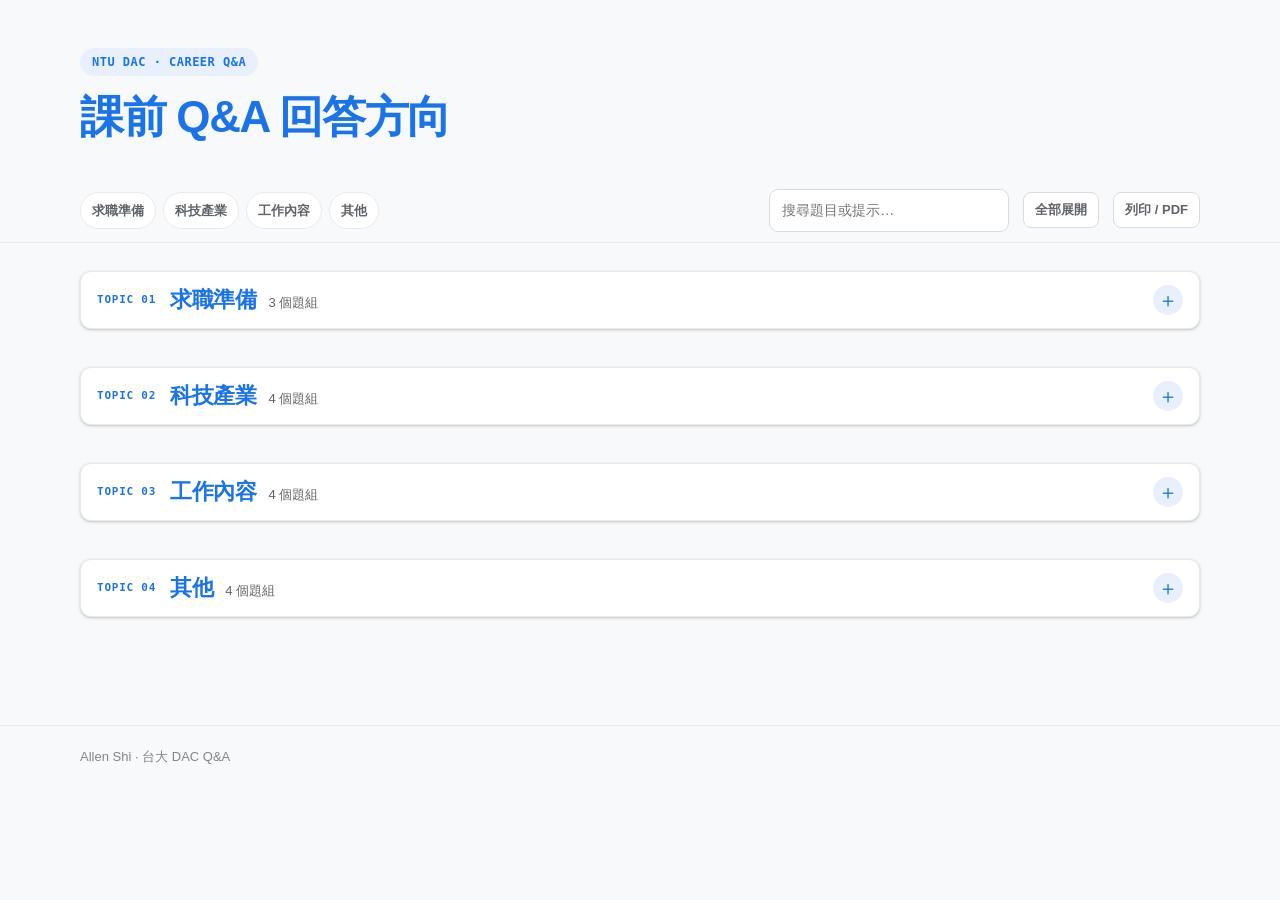
<file: q_and_a.html>
<!DOCTYPE html>
<html lang="zh-Hant">
<head>
<meta charset="utf-8"><meta name="viewport" content="width=device-width, initial-scale=1">
<title>台大 DAC 職涯導覽｜課前 Q&amp;A 回答方向</title>
<meta name="description" content="2026-09-29 台大 DAC 職涯導覽課前問題與精簡回答方向。">
<meta name="color-scheme" content="light">
<style>
:root{--blue:#1a73e8;--blue2:#4285f4;--wash:#e8f0fe;--red:#ea4335;--yellow:#fbbc04;--green:#34a853;--text:#202124;--muted:#5f6368;--subtle:#80868b;--bg:#f8f9fa;--surface:#fff;--line:#dadce0;--line-soft:#e8eaed;--shadow:0 1px 2px rgba(60,64,67,.18),0 1px 3px 1px rgba(60,64,67,.08);--sans:"Google Sans","Roboto","Noto Sans TC","PingFang TC","Microsoft JhengHei",Arial,sans-serif;--mono:"Roboto Mono",ui-monospace,SFMono-Regular,Menlo,Consolas,monospace}
*{box-sizing:border-box}html{scroll-behavior:smooth;scroll-padding-top:116px}body{margin:0;background:var(--bg);color:var(--text);font:16px/1.65 var(--sans);-webkit-font-smoothing:antialiased}a{color:var(--blue);text-decoration:none}a:hover{text-decoration:underline}.wrap{width:min(1120px,calc(100% - 40px));margin:auto}.hero{padding:48px 0 27px}.eyebrow{display:inline-flex;align-items:center;padding:5px 12px;border-radius:20px;background:var(--wash);color:var(--blue);font:700 12px/1.5 var(--mono);letter-spacing:.04em}.hero h1{margin:15px 0 8px;color:var(--blue);font-size:clamp(30px,4vw,44px);line-height:1.2;letter-spacing:-.03em}.hero p{max-width:780px;margin:0;color:var(--muted);font-size:17px}.toolbar{position:sticky;top:0;z-index:5;padding:10px 0;background:rgba(248,249,250,.96);border-bottom:1px solid var(--line-soft);backdrop-filter:blur(10px)}.toolbar-inner{display:flex;align-items:center;gap:14px}.nav{display:flex;gap:7px;flex:1;overflow:auto;scrollbar-width:thin}.nav a{flex:none;padding:7px 11px;border:1px solid var(--line-soft);border-radius:20px;background:var(--surface);color:var(--muted);font-size:13px;font-weight:600}.nav a:hover{border-color:var(--blue);color:var(--blue);text-decoration:none}.search{width:min(240px,28vw);padding:9px 12px;border:1px solid var(--line);border-radius:9px;background:white;color:var(--text);font:inherit;font-size:14px}.search:focus{outline:2px solid var(--wash);border-color:var(--blue)}main{padding:28px 0 70px}.topic{margin:0 0 38px;scroll-margin-top:100px}.topic-head{display:flex;align-items:baseline;gap:14px;margin:0 0 16px;padding-bottom:10px;border-bottom:1px solid var(--line)}.topic-index{color:var(--blue);font:700 11px var(--mono);letter-spacing:.07em}.topic-head h2{margin:0;color:var(--blue);font-size:27px;line-height:1.3;letter-spacing:-.02em}.cards{display:grid;gap:14px}.qa-card{padding:21px 23px 22px;border:1px solid var(--line-soft);border-radius:12px;background:var(--surface);box-shadow:var(--shadow)}.card-head{display:flex;align-items:flex-start;gap:12px;margin-bottom:14px}.index{display:grid;place-items:center;flex:none;width:29px;height:29px;border-radius:50%;background:var(--wash);color:var(--blue);font:700 12px var(--mono)}.card-head h3{margin:1px 0 0;font-size:19px;line-height:1.4;letter-spacing:-.01em}.card-grid{display:grid;grid-template-columns:minmax(0,1.55fr) minmax(250px,.85fr);gap:24px}.card-grid section{min-width:0}.card-grid h4{margin:0 0 7px;font-size:13px;color:var(--blue);letter-spacing:.03em}.questions{padding-right:22px;border-right:1px solid var(--line-soft)}.answers{padding:13px 16px;border-radius:9px;background:var(--bg)}ul{margin:0;padding-left:21px}li{margin:0 0 7px;padding-left:2px}li:last-child{margin-bottom:0}li::marker{color:var(--blue2)}.answers li{font-size:14px;line-height:1.55}.answers strong{color:var(--blue);font-weight:700}.empty{display:none;padding:24px;text-align:center;color:var(--muted)}footer{padding:20px 0 36px;border-top:1px solid var(--line-soft);color:var(--subtle);font-size:13px}.print{flex:none;border:1px solid var(--line);border-radius:8px;padding:8px 11px;background:#fff;color:var(--muted);font:600 13px var(--sans);cursor:pointer}.print:hover{border-color:var(--blue);color:var(--blue)}@media(max-width:760px){.wrap{width:min(100% - 28px,620px)}.hero{padding:30px 0 20px}.hero p{font-size:15px}.toolbar-inner{align-items:stretch;flex-direction:column;gap:8px}.nav{order:2}.search{width:100%;order:1}.print{display:none}.card-grid{grid-template-columns:1fr;gap:14px}.questions{padding:0 0 13px;border-right:0;border-bottom:1px solid var(--line-soft)}.qa-card{padding:17px}.topic-head h2{font-size:23px}}@media print{body{background:#fff;font-size:11pt}.wrap{width:100%;max-width:none}.hero{padding:0 0 12px}.toolbar{position:static;padding:5px 0;background:white;border-bottom:1px solid #aaa}.nav,.search,.print{display:none!important}main{padding:10px 0}.topic{break-before:page;margin-bottom:0}.topic:first-child{break-before:auto}.topic-head{margin-bottom:9px}.topic-head h2{font-size:20pt}.cards{gap:8px}.qa-card{break-inside:avoid;padding:12px;border:1px solid #ccc;box-shadow:none}.card-head{margin-bottom:8px}.card-head h3{font-size:13pt}.card-grid{grid-template-columns:1.5fr 1fr;gap:14px}.answers{padding:8px;background:#f5f5f5}li{margin-bottom:4px}footer{padding:8px 0}}

.topic-toggle{display:block;width:100%;padding:0;border:0;background:transparent;text-align:left;color:inherit;cursor:pointer}.topic-toggle .topic-head{align-items:center;margin:0;padding:13px 16px;border:1px solid var(--line-soft);border-radius:11px;background:var(--surface);box-shadow:var(--shadow);transition:border-color .15s,box-shadow .15s}.topic-toggle:hover .topic-head,.topic-toggle:focus-visible .topic-head{border-color:var(--blue2);box-shadow:0 2px 5px rgba(60,64,67,.18)}.topic-toggle:focus-visible{outline:none}.topic-meta{display:flex;align-items:baseline;gap:12px;flex:1;min-width:0}.topic-title{color:var(--blue);font-size:22px;font-weight:700;line-height:1.3;letter-spacing:-.02em}.topic-count{color:var(--muted);font-size:13px;font-weight:400;white-space:nowrap}.topic-chevron{display:grid;place-items:center;flex:none;width:30px;height:30px;border-radius:50%;background:var(--wash);color:var(--blue);font-size:20px;line-height:1}.topic-content{padding-top:12px}.topic-content[hidden]{display:none}.expand-all{flex:none;border:1px solid var(--line);border-radius:8px;padding:8px 11px;background:#fff;color:var(--muted);font:600 13px var(--sans);cursor:pointer}.expand-all:hover{border-color:var(--blue);color:var(--blue)}.topic[hidden]{display:none}
</style></head><body>
<header class="hero wrap"><span class="eyebrow">NTU DAC · CAREER Q&amp;A</span><h1>課前 Q&amp;A 回答方向</h1></header>
<div class="toolbar"><div class="toolbar-inner wrap"><nav class="nav" aria-label="主題導覽"><a href="#topic-1">求職準備</a><a href="#topic-2">科技產業</a><a href="#topic-3">工作內容</a><a href="#topic-4">其他</a></nav><input class="search" type="search" placeholder="搜尋題目或提示…" aria-label="搜尋題目或提示"><button class="expand-all" type="button">全部展開</button><button class="print" onclick="window.print()">列印 / PDF</button></div></div>
<main class="wrap"><section class="topic" id="topic-1"><button class="topic-toggle" type="button" aria-expanded="false" aria-controls="topic-panel-1"><span class="topic-head"><span class="topic-index">TOPIC 01</span><span class="topic-meta"><span class="topic-title">求職準備</span><span class="topic-count">3 個題組</span></span><span class="topic-chevron" aria-hidden="true">＋</span></span></button><div class="topic-content" id="topic-panel-1" hidden><div class="cards"><article class="qa-card" data-search="1. 學生背景、非本科、作品集（q1＋q2＋q6） 想請教學長在學生階段主要累積了哪些核心能力或經驗？對於未來也想跨入相關領域的我們，您會建議在學期間優先建立哪些技能? 如果是非資工本科、但希望進入 data engineer、data scientist 等資料相關職位的學生，您認為在履歷與面試中，哪些技術能力或專案經驗最能有效證明自己的實力？ 如果想應徵數據相關職位，allen 學長會建議學生如何準備作品集？除了呈現分析結果之外，企業通常還會特別重視哪些部分？ **背景**：數學系／程式課有成就感／社團、主持、街頭表演 **基本功**：sql／python／資料庫／邏輯／演算法 **證明能力**：實習 &gt; 真實問題 &gt; 端到端資料流 &gt; 技術文章＋架構圖">
          <div class="card-head"><span class="index">01</span><h3>1. 學生背景、非本科、作品集（Q1＋Q2＋Q6）</h3></div>
          <div class="card-grid"><section class="questions"><h4>題目</h4><ul><li>想請教學長在學生階段主要累積了哪些核心能力或經驗？對於未來也想跨入相關領域的我們，您會建議在學期間優先建立哪些技能?</li><li>如果是非資工本科、但希望進入 Data Engineer、Data Scientist 等資料相關職位的學生，您認為在履歷與面試中，哪些技術能力或專案經驗最能有效證明自己的實力？</li><li>如果想應徵數據相關職位，Allen 學長會建議學生如何準備作品集？除了呈現分析結果之外，企業通常還會特別重視哪些部分？</li></ul></section><section class="answers"><h4>回答方向</h4><ul><li><strong>背景</strong>：數學系／程式課有成就感／社團、主持、街頭表演</li><li><strong>基本功</strong>：SQL／Python／資料庫／邏輯／演算法</li><li><strong>證明能力</strong>：實習 &gt; 真實問題 &gt; 端到端資料流 &gt; 技術文章＋架構圖</li></ul></section></div>
        </article><article class="qa-card" data-search="2. 職涯探索與未來職能（q3＋q4） 學長認為未來 3-5 年 data analyst、data engineer、data scientist 這幾種職位的需求與工作內容會有什麼變化？建議學生加強哪些軟硬實力培養？ 如果是目前還在探索資料相關職涯的學生，您會建議在求職前透過哪些經驗或專案，來判斷自己比較適合 data analyst、data engineer，或其他資料相關職位？以及回頭來看的話，有哪些實際的工作內容或經驗，是幫助您做出職涯方向選擇的關鍵？ **ai 後職能模糊**：核心專業＋ai 擴展鄰近領域 **真正價值**：問題定義／方向判斷／驗證結果／跨領域 **探索方式**：端到端專案／先做再選職稱／找自己喜歡解的問題">
          <div class="card-head"><span class="index">02</span><h3>2. 職涯探索與未來職能（Q3＋Q4）</h3></div>
          <div class="card-grid"><section class="questions"><h4>題目</h4><ul><li>學長認為未來 3-5 年 Data Analyst、Data Engineer、Data Scientist 這幾種職位的需求與工作內容會有什麼變化？建議學生加強哪些軟硬實力培養？</li><li>如果是目前還在探索資料相關職涯的學生，您會建議在求職前透過哪些經驗或專案，來判斷自己比較適合 Data Analyst、Data Engineer，或其他資料相關職位？以及回頭來看的話，有哪些實際的工作內容或經驗，是幫助您做出職涯方向選擇的關鍵？</li></ul></section><section class="answers"><h4>回答方向</h4><ul><li><strong>AI 後職能模糊</strong>：核心專業＋AI 擴展鄰近領域</li><li><strong>真正價值</strong>：問題定義／方向判斷／驗證結果／跨領域</li><li><strong>探索方式</strong>：端到端專案／先做再選職稱／找自己喜歡解的問題</li></ul></section></div>
        </article><article class="qa-card" data-search="3. 不同企業招募資料人才（q5） 學長曾經歷銀行、新創與顧問公司，請問不同類型的企業在招募資料人才時，對技術能力與商業理解的要求有何差異？ **銀行**：穩定／治理／權限／大型既有系統 **新創**：速度／廣度／ownership **顧問**：需求拆解／商業理解／溝通／方案設計">
          <div class="card-head"><span class="index">03</span><h3>3. 不同企業招募資料人才（Q5）</h3></div>
          <div class="card-grid"><section class="questions"><h4>題目</h4><ul><li>學長曾經歷銀行、新創與顧問公司，請問不同類型的企業在招募資料人才時，對技術能力與商業理解的要求有何差異？</li></ul></section><section class="answers"><h4>回答方向</h4><ul><li><strong>銀行</strong>：穩定／治理／權限／大型既有系統</li><li><strong>新創</strong>：速度／廣度／ownership</li><li><strong>顧問</strong>：需求拆解／商業理解／溝通／方案設計</li></ul></section></div>
        </article></div></div></section><section class="topic" id="topic-2"><button class="topic-toggle" type="button" aria-expanded="false" aria-controls="topic-panel-2"><span class="topic-head"><span class="topic-index">TOPIC 02</span><span class="topic-meta"><span class="topic-title">科技產業</span><span class="topic-count">4 個題組</span></span><span class="topic-chevron" aria-hidden="true">＋</span></span></button><div class="topic-content" id="topic-panel-2" hidden><div class="cards"><article class="qa-card" data-search="4. b2c vs b2b（q7） 科技產業部分2c，大多2b，想問學長以自身經驗認為兩種商業模式個別看重的商業數據是否有很大的差異？原因為何？ **b2c**：大量個人行為／轉換／留存／回購 **b2b**：account／合約／續約／長決策週期 **本質**：決策單位＋交易週期不同">
          <div class="card-head"><span class="index">01</span><h3>4. B2C vs B2B（Q7）</h3></div>
          <div class="card-grid"><section class="questions"><h4>題目</h4><ul><li>科技產業部分2C，大多2B，想問學長以自身經驗認為兩種商業模式個別看重的商業數據是否有很大的差異？原因為何？</li></ul></section><section class="answers"><h4>回答方向</h4><ul><li><strong>B2C</strong>：大量個人行為／轉換／留存／回購</li><li><strong>B2B</strong>：Account／合約／續約／長決策週期</li><li><strong>本質</strong>：決策單位＋交易週期不同</li></ul></section></div>
        </article><article class="qa-card" data-search="5. 金融業 vs 科技／顧問業（q8＋q9） 學長的職涯包含了金融業及科技業，想特別請教學長在親身歷經這兩種生態後，如何看待「金融業」 與「科技/外商顧問業」的賽道？ 科技業在長期的薪資天花板、工作、穩定性與 wlb，與金融業差別為何？您會如何建議我們在職涯早期評估並選擇適合累積經驗的產業賽道？ 學長在銀行與科技顧問領域皆有實務經驗，想請教學長這兩個產業在資料團隊的角色定位或工作文化上，感受最深的不同是什麼？以資料工作來說，最大的差別是什麼？分別適合什麼樣的人呢？ **薪資**：傳統銀行曲線較平／產品科技、fintech、外商上限較高 **銀行**：穩定／制度／治理／大型系統 **顧問／科技**：變化快／新問題／跨產業／溝通多／競爭與波動較高">
          <div class="card-head"><span class="index">02</span><h3>5. 金融業 vs 科技／顧問業（Q8＋Q9）</h3></div>
          <div class="card-grid"><section class="questions"><h4>題目</h4><ul><li>學長的職涯包含了金融業及科技業，想特別請教學長在親身歷經這兩種生態後，如何看待「金融業」 與「科技/外商顧問業」的賽道？ 科技業在長期的薪資天花板、工作、穩定性與 WLB，與金融業差別為何？您會如何建議我們在職涯早期評估並選擇適合累積經驗的產業賽道？</li><li>學長在銀行與科技顧問領域皆有實務經驗，想請教學長這兩個產業在資料團隊的角色定位或工作文化上，感受最深的不同是什麼？以資料工作來說，最大的差別是什麼？分別適合什麼樣的人呢？</li></ul></section><section class="answers"><h4>回答方向</h4><ul><li><strong>薪資</strong>：傳統銀行曲線較平／產品科技、FinTech、外商上限較高</li><li><strong>銀行</strong>：穩定／制度／治理／大型系統</li><li><strong>顧問／科技</strong>：變化快／新問題／跨產業／溝通多／競爭與波動較高</li></ul></section></div>
        </article><article class="qa-card" data-search="6. ai 幻覺（q10） 科技產業算是使用 ai 相對領先的產業，以職能來看數據分析也有前五採用率，但是使用上如何避免 ai 幻覺呢？ **降低幻覺**：足夠 context／不要讓 ai 自己猜 **驗證**：data quality／對帳／sanity check／edge case **責任**：ai 提速，人負責">
          <div class="card-head"><span class="index">03</span><h3>6. AI 幻覺（Q10）</h3></div>
          <div class="card-grid"><section class="questions"><h4>題目</h4><ul><li>科技產業算是使用 AI 相對領先的產業，以職能來看數據分析也有前五採用率，但是使用上如何避免 AI 幻覺呢？</li></ul></section><section class="answers"><h4>回答方向</h4><ul><li><strong>降低幻覺</strong>：足夠 context／不要讓 AI 自己猜</li><li><strong>驗證</strong>：data quality／對帳／sanity check／edge case</li><li><strong>責任</strong>：AI 提速，人負責</li></ul></section></div>
        </article><article class="qa-card" data-search="7. domain know-how 與未來基本功（q11＋q12） 以科技產業來說，自己若是對科技產業有興趣的話，會建議如何強化對科技產業的 domain know-how, 特別是如果是對一個科技產業小白來說，會建議可以看什麼資料/資訊強化自己的基本知識呢？ 隨著雲端生態（cloud architecture）快速演進與 ai 應用落地，企業客戶在「資料治理（data governance）」與「系統架構」上的核心痛點發生了哪些轉變？未來幾年內，資料工程師需要具備哪些新興技術或概念，才不易被工具或自動化取代？ **技術 domain**：scale／效能／儲存／autoscaling／lineage／trade-off **產業 domain**：實習／直接進產業／metrics／資料來源／商業痛點 **ai 時代基本功**：邏輯／資料結構／演算法／判斷 ai code 正確性">
          <div class="card-head"><span class="index">04</span><h3>7. Domain know-how 與未來基本功（Q11＋Q12）</h3></div>
          <div class="card-grid"><section class="questions"><h4>題目</h4><ul><li>以科技產業來說，自己若是對科技產業有興趣的話，會建議如何強化對科技產業的 domain know-how, 特別是如果是對一個科技產業小白來說，會建議可以看什麼資料/資訊強化自己的基本知識呢？</li><li>隨著雲端生態（Cloud Architecture）快速演進與 AI 應用落地，企業客戶在「資料治理（Data Governance）」與「系統架構」上的核心痛點發生了哪些轉變？未來幾年內，資料工程師需要具備哪些新興技術或概念，才不易被工具或自動化取代？</li></ul></section><section class="answers"><h4>回答方向</h4><ul><li><strong>技術 domain</strong>：scale／效能／儲存／autoscaling／lineage／trade-off</li><li><strong>產業 domain</strong>：實習／直接進產業／metrics／資料來源／商業痛點</li><li><strong>AI 時代基本功</strong>：邏輯／資料結構／演算法／判斷 AI code 正確性</li></ul></section></div>
        </article></div></div></section><section class="topic" id="topic-3"><button class="topic-toggle" type="button" aria-expanded="false" aria-controls="topic-panel-3"><span class="topic-head"><span class="topic-index">TOPIC 03</span><span class="topic-meta"><span class="topic-title">工作內容</span><span class="topic-count">4 個題組</span></span><span class="topic-chevron" aria-hidden="true">＋</span></span></button><div class="topic-content" id="topic-panel-3" hidden><div class="cards"><article class="qa-card" data-search="8. 顧問公司的價值（q13） 隨著 ai 與雲端工具越來越成熟，這類以資料與科技解決方案為核心的顧問公司，未來提供給客戶的價值會有什麼改變？是更偏技術建置、架構設計，還是 business transformation？對已經有內部 it / data team 的企業來說，什麼情況下還會選擇找 data consulting firm？ **補缺口**：專業／經驗／人力／時間／best practice **第三方價值**：重新檢視決策／建立共識／風險管理 **未來顧問價值**：問題定義／架構／transformation">
          <div class="card-head"><span class="index">01</span><h3>8. 顧問公司的價值（Q13）</h3></div>
          <div class="card-grid"><section class="questions"><h4>題目</h4><ul><li>隨著 AI 與雲端工具越來越成熟，這類以資料與科技解決方案為核心的顧問公司，未來提供給客戶的價值會有什麼改變？是更偏技術建置、架構設計，還是 business transformation？對已經有內部 IT / Data Team 的企業來說，什麼情況下還會選擇找 data consulting firm？</li></ul></section><section class="answers"><h4>回答方向</h4><ul><li><strong>補缺口</strong>：專業／經驗／人力／時間／best practice</li><li><strong>第三方價值</strong>：重新檢視決策／建立共識／風險管理</li><li><strong>未來顧問價值</strong>：問題定義／架構／transformation</li></ul></section></div>
        </article><article class="qa-card" data-search="9. ai 專案怎麼做（q14） 目前團隊在專案中使用 ai 的深度與廣度大概到哪？對於 ai 專案，通常會如何定義並驗證成效？通常會在什麼時點和客戶達成什麼樣的共識？ **agent 保守**：安全／可控／可靠／測試與評估機制難建立 **實際用途**：分類／推薦／資料流程／傳統 ml vs genai **成效**：商業結果＋風險可驗證／前期定義成功">
          <div class="card-head"><span class="index">02</span><h3>9. AI 專案怎麼做（Q14）</h3></div>
          <div class="card-grid"><section class="questions"><h4>題目</h4><ul><li>目前團隊在專案中使用 AI 的深度與廣度大概到哪？對於 AI 專案，通常會如何定義並驗證成效？通常會在什麼時點和客戶達成什麼樣的共識？</li></ul></section><section class="answers"><h4>回答方向</h4><ul><li><strong>Agent 保守</strong>：安全／可控／可靠／測試與評估機制難建立</li><li><strong>實際用途</strong>：分類／推薦／資料流程／傳統 ML vs GenAI</li><li><strong>成效</strong>：商業結果＋風險可驗證／前期定義成功</li></ul></section></div>
        </article><article class="qa-card" data-search="10. 跨團隊溝通與模糊需求（q15＋q18） 在科技業中，跨團隊合作時經常會遇到專業背景不同，導致彼此缺乏共通的技術語言造成理解落差，想請問您通常會選擇採取什麼方法或管理模式，幫助團隊快速建立共識、降低溝通成本？ 簡介中提到現職需「協助跨團隊建立共通技術語言」並從客戶需求規劃技術方案。當非技術背景的商業端需求模糊，或客戶內部存在既有系統限制時，學長通常如何拆解需求、評估資料存取模式與系統限制，並在商業價值與技術架構可行性之間取得平衡？ **橋樑角色**：pm／consultant＝商業 ↔ 技術翻譯 **量化模糊詞**：「即時」＝毫秒？分鐘？刷新更新？ **不要急著承諾**：先問清楚／記問題／回去驗證／再定方案">
          <div class="card-head"><span class="index">03</span><h3>10. 跨團隊溝通與模糊需求（Q15＋Q18）</h3></div>
          <div class="card-grid"><section class="questions"><h4>題目</h4><ul><li>在科技業中，跨團隊合作時經常會遇到專業背景不同，導致彼此缺乏共通的技術語言造成理解落差，想請問您通常會選擇採取什麼方法或管理模式，幫助團隊快速建立共識、降低溝通成本？</li><li>簡介中提到現職需「協助跨團隊建立共通技術語言」並從客戶需求規劃技術方案。當非技術背景的商業端需求模糊，或客戶內部存在既有系統限制時，學長通常如何拆解需求、評估資料存取模式與系統限制，並在商業價值與技術架構可行性之間取得平衡？</li></ul></section><section class="answers"><h4>回答方向</h4><ul><li><strong>橋樑角色</strong>：PM／Consultant＝商業 ↔ 技術翻譯</li><li><strong>量化模糊詞</strong>：「即時」＝毫秒？分鐘？刷新更新？</li><li><strong>不要急著承諾</strong>：先問清楚／記問題／回去驗證／再定方案</li></ul></section></div>
        </article><article class="qa-card" data-search="11. 架構設計與真實工作內容（q16＋q17） 想更深入了解系統架構設計在日常專案中的工作內容為何？從工程師邁向架構設計的角色，通常需要跨越哪些能力門檻？ 在一週的工作時間中，寫程式、架構設計、與客戶或團隊溝通等 coding 與其他工作內容大約各佔多少？ **心態轉變**：炫技 → 簡單／可維護／可交接／整體責任 **架構核心**：成本／穩定／風險／trade-off／少用過新的技術 **時間分配**：大多不是 coding；需求釐清／閱讀／思考／等待回覆">
          <div class="card-head"><span class="index">04</span><h3>11. 架構設計與真實工作內容（Q16＋Q17）</h3></div>
          <div class="card-grid"><section class="questions"><h4>題目</h4><ul><li>想更深入了解系統架構設計在日常專案中的工作內容為何？從工程師邁向架構設計的角色，通常需要跨越哪些能力門檻？</li><li>在一週的工作時間中，寫程式、架構設計、與客戶或團隊溝通等 coding 與其他工作內容大約各佔多少？</li></ul></section><section class="answers"><h4>回答方向</h4><ul><li><strong>心態轉變</strong>：炫技 → 簡單／可維護／可交接／整體責任</li><li><strong>架構核心</strong>：成本／穩定／風險／trade-off／少用過新的技術</li><li><strong>時間分配</strong>：大多不是 coding；需求釐清／閱讀／思考／等待回覆</li></ul></section></div>
        </article></div></div></section><section class="topic" id="topic-4"><button class="topic-toggle" type="button" aria-expanded="false" aria-controls="topic-panel-4"><span class="topic-head"><span class="topic-index">TOPIC 04</span><span class="topic-meta"><span class="topic-title">其他</span><span class="topic-count">4 個題組</span></span><span class="topic-chevron" aria-hidden="true">＋</span></span></button><div class="topic-content" id="topic-panel-4" hidden><div class="cards"><article class="qa-card" data-search="12. 給 dac 的資料學習建議（q19） 會給dac的學弟妹什麼資料學習上的建議？ **基本功**：sql／python／資料庫／邏輯 **工具觀**：為什麼出現／解什麼問題 **實作**：真實問題／端到端資料流">
          <div class="card-head"><span class="index">01</span><h3>12. 給 DAC 的資料學習建議（Q19）</h3></div>
          <div class="card-grid"><section class="questions"><h4>題目</h4><ul><li>會給DAC的學弟妹什麼資料學習上的建議？</li></ul></section><section class="answers"><h4>回答方向</h4><ul><li><strong>基本功</strong>：SQL／Python／資料庫／邏輯</li><li><strong>工具觀</strong>：為什麼出現／解什麼問題</li><li><strong>實作</strong>：真實問題／端到端資料流</li></ul></section></div>
        </article><article class="qa-card" data-search="13. 職涯轉折與轉職原因（q20） 回顧您的職涯，您認為哪些經驗或轉折點對於成為一名成功的 de 幫助最大？學長每次職涯轉換的主要原因又是什麼？ **不是規劃好的**：做中找方向 **主線**：資料流程 → 系統 → 架構／顧問 **轉職**：追求可累積能力／更接近想做的事">
          <div class="card-head"><span class="index">02</span><h3>13. 職涯轉折與轉職原因（Q20）</h3></div>
          <div class="card-grid"><section class="questions"><h4>題目</h4><ul><li>回顧您的職涯，您認為哪些經驗或轉折點對於成為一名成功的 DE 幫助最大？學長每次職涯轉換的主要原因又是什麼？</li></ul></section><section class="answers"><h4>回答方向</h4><ul><li><strong>不是規劃好的</strong>：做中找方向</li><li><strong>主線</strong>：資料流程 → 系統 → 架構／顧問</li><li><strong>轉職</strong>：追求可累積能力／更接近想做的事</li></ul></section></div>
        </article><article class="qa-card" data-search="14. ai 取代與 junior 求職（q21） 隨著 ai 工具越來越普及，您認為在科技產業中的角色會不會有被取代的風險？也常聽到現在很多 junior 找不到工作，想聽聽您的看法。 **被壓縮**：純執行／只會工具 **不易取代**：問題定義／判斷／架構／溝通／責任 **junior**：基本功＋完整做事能力＋驗證 ai">
          <div class="card-head"><span class="index">03</span><h3>14. AI 取代與 Junior 求職（Q21）</h3></div>
          <div class="card-grid"><section class="questions"><h4>題目</h4><ul><li>隨著 AI 工具越來越普及，您認為在科技產業中的角色會不會有被取代的風險？也常聽到現在很多 Junior 找不到工作，想聽聽您的看法。</li></ul></section><section class="answers"><h4>回答方向</h4><ul><li><strong>被壓縮</strong>：純執行／只會工具</li><li><strong>不易取代</strong>：問題定義／判斷／架構／溝通／責任</li><li><strong>Junior</strong>：基本功＋完整做事能力＋驗證 AI</li></ul></section></div>
        </article><article class="qa-card" data-search="15. 資料工程師 × 街頭表演（q22） 有看到 allen 學長除了擔任數據工程師之外，也有街頭表演的經驗。想詢問對您來說，數據工程師和街頭表演這兩種很不一樣的身分，各自帶給您什麼？這兩件事都是一開始就很有熱忱，還是在投入的過程中慢慢培養出來的？ **表演＝表達**：街頭／主持／講課／presentation **共同能力**：理解觀眾／把複雜東西講清楚 **職涯觀**：投入後才發現喜歡與擅長">
          <div class="card-head"><span class="index">04</span><h3>15. 資料工程師 × 街頭表演（Q22）</h3></div>
          <div class="card-grid"><section class="questions"><h4>題目</h4><ul><li>有看到 Allen 學長除了擔任數據工程師之外，也有街頭表演的經驗。想詢問對您來說，數據工程師和街頭表演這兩種很不一樣的身分，各自帶給您什麼？這兩件事都是一開始就很有熱忱，還是在投入的過程中慢慢培養出來的？</li></ul></section><section class="answers"><h4>回答方向</h4><ul><li><strong>表演＝表達</strong>：街頭／主持／講課／presentation</li><li><strong>共同能力</strong>：理解觀眾／把複雜東西講清楚</li><li><strong>職涯觀</strong>：投入後才發現喜歡與擅長</li></ul></section></div>
        </article></div></div></section><p class="empty">找不到符合的題目或提示。</p></main><footer><div class="wrap">Allen Shi · 台大 DAC Q&amp;A</div></footer>
<script>
const input=document.querySelector('.search'),cards=[...document.querySelectorAll('.qa-card')],topics=[...document.querySelectorAll('.topic')],empty=document.querySelector('.empty'),allButton=document.querySelector('.expand-all');
function setExpanded(topic,open){const button=topic.querySelector('.topic-toggle'),panel=topic.querySelector('.topic-content');button.setAttribute('aria-expanded',String(open));panel.hidden=!open;topic.querySelector('.topic-chevron').textContent=open?'−':'＋'}
function updateAllLabel(){allButton.textContent=topics.every(t=>t.querySelector('.topic-toggle').getAttribute('aria-expanded')==='true')?'全部收摺':'全部展開'}
topics.forEach(topic=>{topic.querySelector('.topic-toggle').addEventListener('click',()=>{setExpanded(topic,topic.querySelector('.topic-content').hidden);updateAllLabel()})});
allButton.addEventListener('click',()=>{const open=!topics.every(t=>t.querySelector('.topic-toggle').getAttribute('aria-expanded')==='true');topics.forEach(t=>setExpanded(t,open));updateAllLabel()});
document.querySelectorAll('.nav a').forEach(link=>link.addEventListener('click',()=>{const topic=document.querySelector(link.getAttribute('href'));if(topic){setExpanded(topic,true);updateAllLabel()}}));
input.addEventListener('input',()=>{const q=input.value.trim().toLocaleLowerCase();let n=0;for(const card of cards){const ok=!q||card.dataset.search.includes(q);card.hidden=!ok;if(ok)n++}topics.forEach(topic=>{const hasMatch=!!topic.querySelector('.qa-card:not([hidden])');topic.hidden=!hasMatch;setExpanded(topic,!!q&&hasMatch)});empty.style.display=n?'none':'block';updateAllLabel()});
</script>
</body></html>
</file>
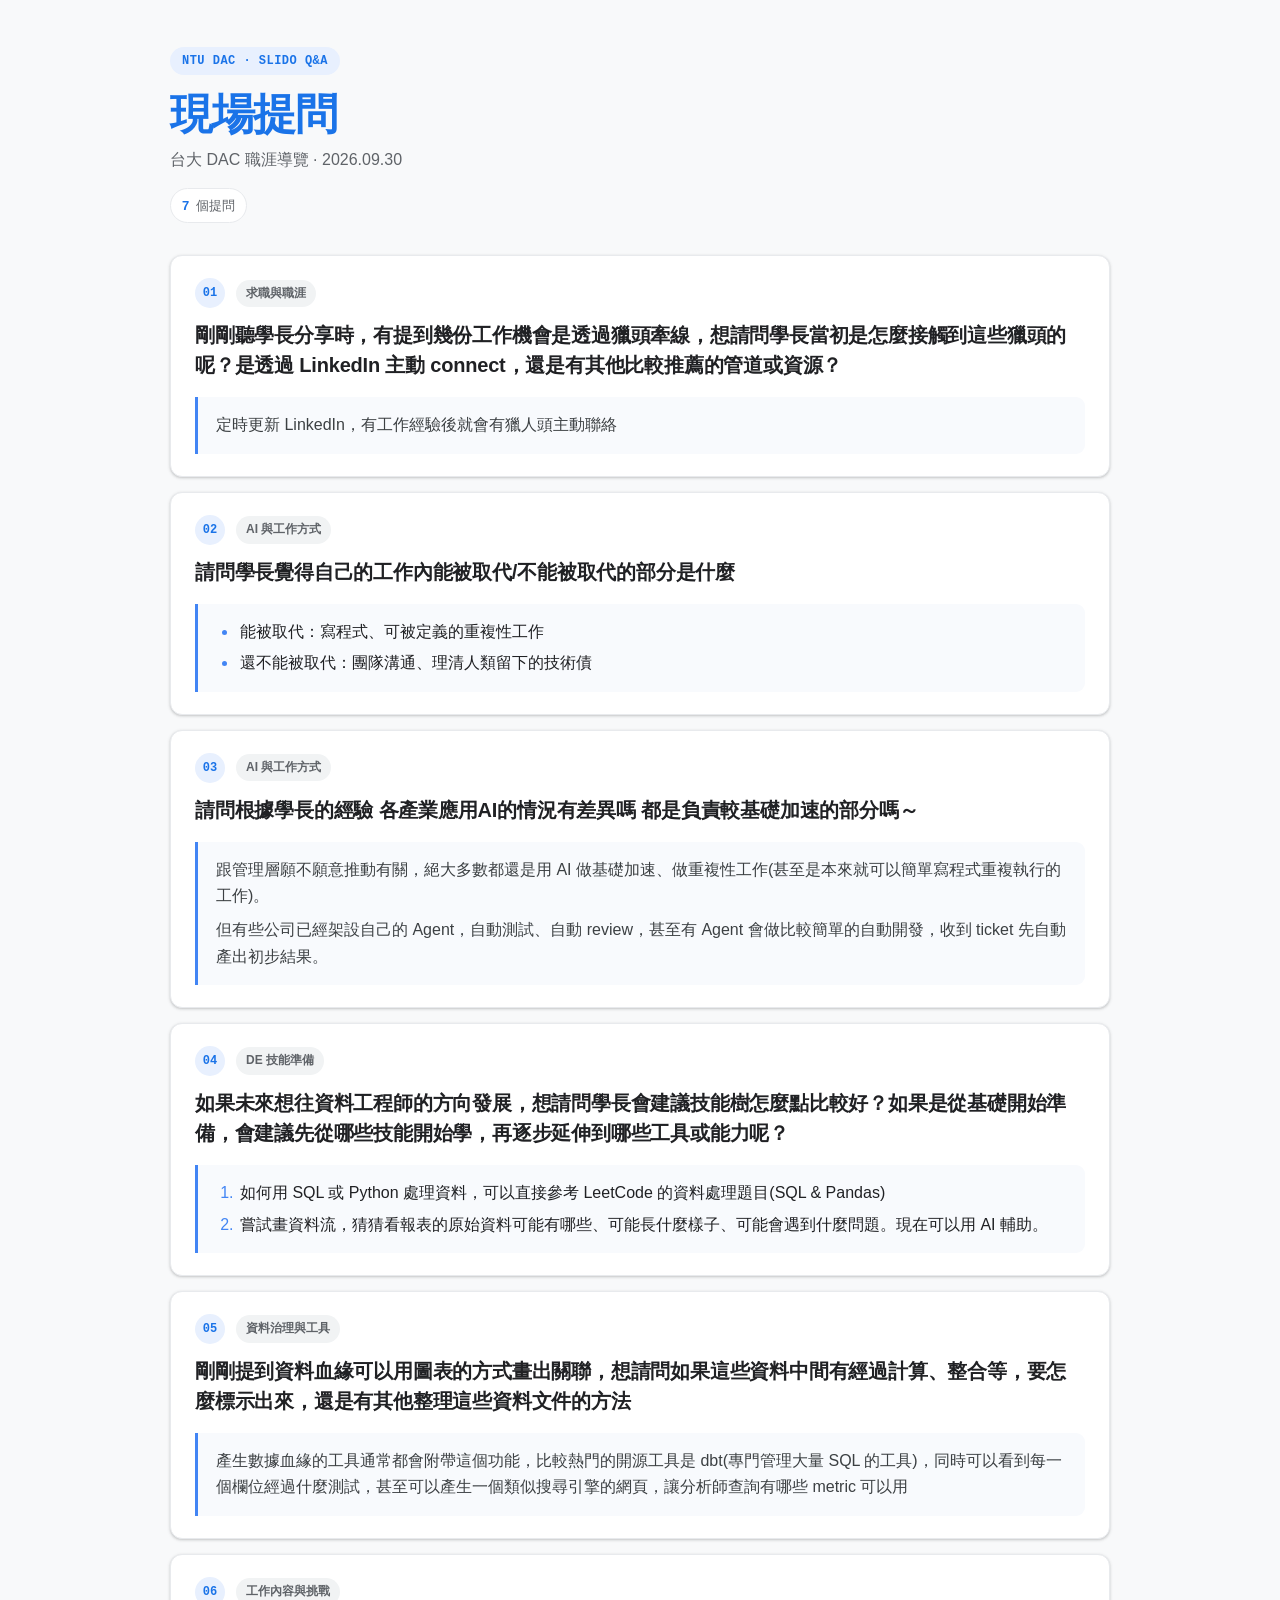
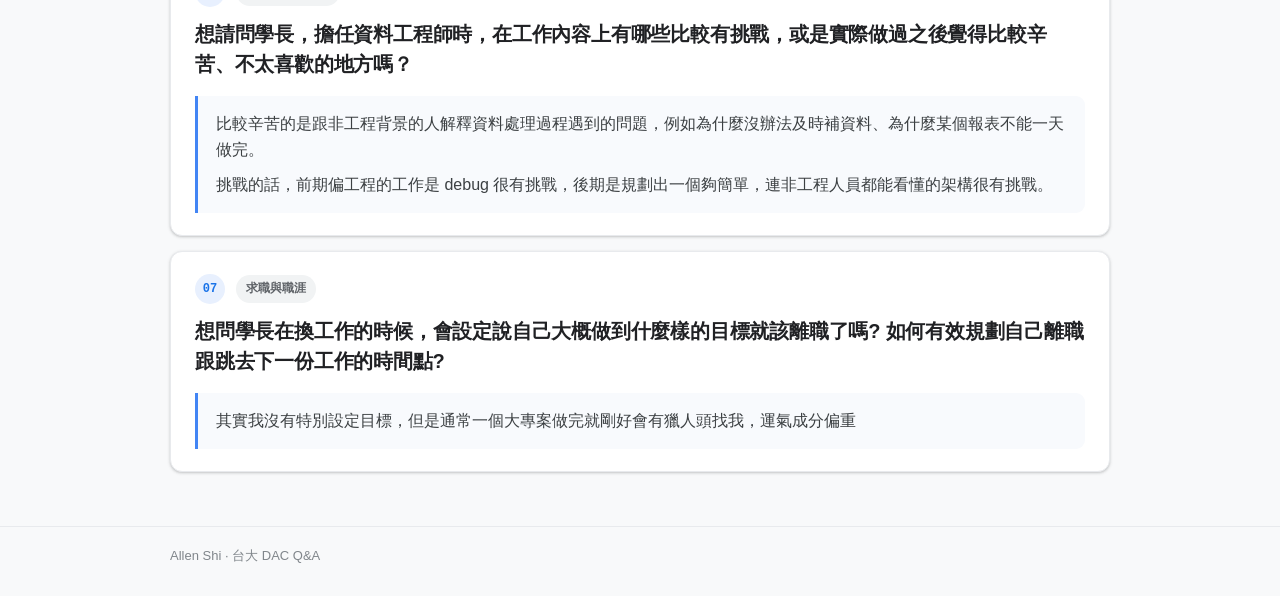
<file: tmp_slido_20260930.html>
<!doctype html>
<html lang="zh-Hant"><head><meta charset="utf-8"><meta name="viewport" content="width=device-width,initial-scale=1"><meta name="color-scheme" content="light"><meta name="description" content="台大 DAC 職涯導覽現場提問與回答內容。"><title>台大 DAC 職涯導覽｜Slido Q&amp;A</title>
<style>
:root{--blue:#1a73e8;--blue2:#4285f4;--wash:#e8f0fe;--red:#ea4335;--green:#34a853;--text:#202124;--muted:#5f6368;--subtle:#80868b;--bg:#f8f9fa;--surface:#fff;--line:#dadce0;--line-soft:#e8eaed;--shadow:0 1px 2px rgba(60,64,67,.18),0 1px 3px 1px rgba(60,64,67,.08);--sans:"Google Sans","Roboto","Noto Sans TC","PingFang TC","Microsoft JhengHei",Arial,sans-serif;--mono:"Roboto Mono",ui-monospace,SFMono-Regular,Menlo,Consolas,monospace}*{box-sizing:border-box}html{scroll-behavior:smooth}body{margin:0;background:var(--bg);color:var(--text);font:16px/1.65 var(--sans);-webkit-font-smoothing:antialiased}.wrap{width:min(940px,calc(100% - 40px));margin:0 auto}.hero{padding:46px 0 28px}.eyebrow{display:inline-block;padding:5px 12px;border-radius:20px;background:var(--wash);color:var(--blue);font:700 12px/1.5 var(--mono);letter-spacing:.04em}.hero h1{margin:14px 0 6px;color:var(--blue);font-size:clamp(30px,4vw,43px);line-height:1.2;letter-spacing:-.03em}.hero p{margin:0;color:var(--muted);font-size:16px}.count{display:inline-flex;gap:7px;align-items:center;margin-top:15px;padding:6px 11px;border:1px solid var(--line-soft);border-radius:18px;background:var(--surface);color:var(--muted);font-size:13px}.count strong{color:var(--blue)}main{padding:4px 0 54px}.qa-list{display:grid;gap:15px}.qa-card{padding:22px 24px;border:1px solid var(--line-soft);border-radius:12px;background:var(--surface);box-shadow:var(--shadow)}.card-head{display:flex;align-items:center;gap:11px;margin-bottom:12px}.num{display:grid;place-items:center;width:30px;height:30px;flex:none;border-radius:50%;background:var(--wash);color:var(--blue);font:700 12px var(--mono)}.tag{padding:4px 10px;border-radius:16px;background:#f1f3f4;color:var(--muted);font-size:12px;font-weight:600}.qa-card h2{margin:0 0 17px;font-size:20px;line-height:1.5;letter-spacing:-.01em}.answer{padding:15px 18px;border-left:3px solid var(--blue2);border-radius:0 9px 9px 0;background:#f8fafd}.answer h3{margin:0 0 7px;color:var(--blue);font-size:13px;letter-spacing:.03em}.answer p{margin:0 0 8px;color:#3c4043}.answer p:last-child{margin-bottom:0}.answer ul,.answer ol{margin:0;padding-left:22px}.answer li{margin:0 0 5px;padding-left:2px}.answer li:last-child{margin-bottom:0}.answer li::marker{color:var(--blue2)}footer{padding:18px 0 30px;border-top:1px solid var(--line-soft);color:var(--subtle);font-size:13px}@media(max-width:620px){.wrap{width:calc(100% - 28px)}.hero{padding:30px 0 23px}.qa-card{padding:18px}.qa-card h2{font-size:18px}.answer{padding:13px 14px}}@media print{body{background:white;font-size:11pt}.wrap{width:100%;max-width:none}.hero{padding:0 0 14px}.qa-list{gap:8px}.qa-card{break-inside:avoid;padding:13px;border:1px solid #ccc;box-shadow:none}.qa-card h2{font-size:14pt;margin-bottom:10px}.answer{background:#f8f9fa}}
</style></head><body><header class="hero wrap"><span class="eyebrow">NTU DAC · SLIDO Q&amp;A</span><h1>現場提問</h1><p>台大 DAC 職涯導覽 · 2026.09.30</p><span class="count"><strong>7</strong> 個提問</span></header><main class="wrap"><div class="qa-list"><article class="qa-card"><header class="card-head"><span class="num">01</span><span class="tag">求職與職涯</span></header><h2>剛剛聽學長分享時，有提到幾份工作機會是透過獵頭牽線，想請問學長當初是怎麼接觸到這些獵頭的呢？是透過 LinkedIn 主動 connect，還是有其他比較推薦的管道或資源？</h2><div class="answer"><p>定時更新 LinkedIn，有工作經驗後就會有獵人頭主動聯絡</p></div></article><article class="qa-card"><header class="card-head"><span class="num">02</span><span class="tag">AI 與工作方式</span></header><h2>請問學長覺得自己的工作內能被取代/不能被取代的部分是什麼</h2><div class="answer"><ul><li>能被取代：寫程式、可被定義的重複性工作</li><li>還不能被取代：團隊溝通、理清人類留下的技術債</li></ul></div></article><article class="qa-card"><header class="card-head"><span class="num">03</span><span class="tag">AI 與工作方式</span></header><h2>請問根據學長的經驗 各產業應用AI的情況有差異嗎 都是負責較基礎加速的部分嗎～</h2><div class="answer"><p>跟管理層願不願意推動有關，絕大多數都還是用 AI 做基礎加速、做重複性工作(甚至是本來就可以簡單寫程式重複執行的工作)。</p><p>但有些公司已經架設自己的 Agent，自動測試、自動 review，甚至有 Agent 會做比較簡單的自動開發，收到 ticket 先自動產出初步結果。</p></div></article><article class="qa-card"><header class="card-head"><span class="num">04</span><span class="tag">DE 技能準備</span></header><h2>如果未來想往資料工程師的方向發展，想請問學長會建議技能樹怎麼點比較好？如果是從基礎開始準備，會建議先從哪些技能開始學，再逐步延伸到哪些工具或能力呢？</h2><div class="answer"><ol><li>如何用 SQL 或 Python 處理資料，可以直接參考 LeetCode 的資料處理題目(SQL &amp; Pandas)</li><li>嘗試畫資料流，猜猜看報表的原始資料可能有哪些、可能長什麼樣子、可能會遇到什麼問題。現在可以用 AI 輔助。</li></ol></div></article><article class="qa-card"><header class="card-head"><span class="num">05</span><span class="tag">資料治理與工具</span></header><h2>剛剛提到資料血緣可以用圖表的方式畫出關聯，想請問如果這些資料中間有經過計算、整合等，要怎麼標示出來，還是有其他整理這些資料文件的方法</h2><div class="answer"><p>產生數據血緣的工具通常都會附帶這個功能，比較熱門的開源工具是 dbt(專門管理大量 SQL 的工具)，同時可以看到每一個欄位經過什麼測試，甚至可以產生一個類似搜尋引擎的網頁，讓分析師查詢有哪些 metric 可以用</p></div></article><article class="qa-card"><header class="card-head"><span class="num">06</span><span class="tag">工作內容與挑戰</span></header><h2>想請問學長，擔任資料工程師時，在工作內容上有哪些比較有挑戰，或是實際做過之後覺得比較辛苦、不太喜歡的地方嗎？</h2><div class="answer"><p>比較辛苦的是跟非工程背景的人解釋資料處理過程遇到的問題，例如為什麼沒辦法及時補資料、為什麼某個報表不能一天做完。</p><p>挑戰的話，前期偏工程的工作是 debug 很有挑戰，後期是規劃出一個夠簡單，連非工程人員都能看懂的架構很有挑戰。</p></div></article><article class="qa-card"><header class="card-head"><span class="num">07</span><span class="tag">求職與職涯</span></header><h2>想問學長在換工作的時候，會設定說自己大概做到什麼樣的目標就該離職了嗎? 如何有效規劃自己離職跟跳去下一份工作的時間點?</h2><div class="answer"><p>其實我沒有特別設定目標，但是通常一個大專案做完就剛好會有獵人頭找我，運氣成分偏重</p></div></article></div></main><footer><div class="wrap">Allen Shi · 台大 DAC Q&amp;A</div></footer></body></html>
</file>
<file: assets/style.css>
/*
  NTU DAC — Data Career Field Notes
  Google Material-inspired presentation system.
  Fixed 1280 × 720 canvas; all major headings are left aligned.
*/
:root {
  --google-blue: #4285f4;
  --google-blue-dark: #1a73e8;
  --google-blue-wash: #e8f0fe;
  --google-red: #ea4335;
  --google-red-wash: #fce8e6;
  --google-yellow: #fbbc04;
  --google-yellow-wash: #fef7e0;
  --google-yellow-ink: #9a6700;
  --google-green: #34a853;
  --google-green-wash: #e6f4ea;
  --google-text: #202124;
  --google-muted: #5f6368;
  --google-subtle: #80868b;
  --google-bg: #f8f9fa;
  --google-surface: #ffffff;
  --google-line: #dadce0;
  --google-line-soft: #e8eaed;
  --google-shadow: 0 1px 2px rgba(60,64,67,.22), 0 1px 3px 1px rgba(60,64,67,.10);
  --sans: "Google Sans", "Roboto", "Noto Sans TC", "PingFang TC", "Microsoft JhengHei", Arial, sans-serif;
  --mono: "Roboto Mono", ui-monospace, SFMono-Regular, Menlo, Consolas, monospace;
  --W: 1280px;
  --H: 720px;
  --s: 1;
  --pad-l: 64px;
  --pad-r: 64px;
  --pad-t: 42px;
  --pad-b: 38px;
}

* { box-sizing: border-box; }
html, body {
  height: 100%;
  margin: 0;
  overflow: hidden;
  background: var(--google-bg);
  color: var(--google-text);
  font-family: var(--sans);
  -webkit-font-smoothing: antialiased;
  text-rendering: optimizeLegibility;
}
body { line-height: 1.5; }
button { font: inherit; }
h1, h2, h3, p, ul, ol, dl { margin: 0; }
h1, h2, h3 { font-weight: 700; letter-spacing: -.025em; }

.sr-only {
  position: absolute; width: 1px; height: 1px; padding: 0; margin: -1px;
  overflow: hidden; clip: rect(0 0 0 0); clip-path: inset(50%); white-space: nowrap;
}
.skip-link {
  position: absolute; top: 8px; left: 8px; z-index: 200;
  transform: translateY(-200%); padding: 10px 16px;
  border-radius: 8px; background: var(--google-blue-dark); color: #fff;
  font-size: 14px; text-decoration: none;
}
.skip-link:focus { transform: none; }

/* Fixed presentation stage */
.stage {
  position: fixed; inset: 0 0 var(--chrome-h, 64px) 0;
  display: grid; place-items: center;
}
.deck {
  position: relative; width: var(--W); height: var(--H); flex: none;
  transform: scale(var(--s)); transform-origin: center center;
  background: var(--google-bg);
}
.slide {
  position: absolute; inset: 0; padding: 0;
  background: var(--google-bg); color: var(--google-text);
  opacity: 0; visibility: hidden; transition: none;
}
.slide.is-active { opacity: 1; visibility: visible; }
.slide .pad {
  position: absolute; inset: 0; z-index: 1;
  display: flex; flex-direction: column;
  padding: var(--pad-t) var(--pad-r) var(--pad-b) var(--pad-l);
}
.slide--dark { background: var(--google-bg); color: var(--google-text); }

/* Typography: Google-style blue section titles, always left aligned. */
.eyebrow {
  display: inline-flex; align-items: center; gap: 9px;
  width: fit-content; margin-bottom: 14px; padding: 6px 12px;
  border-radius: 18px; background: var(--google-blue-wash);
  color: var(--google-blue-dark); font-size: 12px; font-weight: 700;
  letter-spacing: .03em;
}
.num { color: var(--google-blue-dark); font: 700 12px var(--mono); letter-spacing: 0; }
.slide h2, .section-divider h2, .qa-title {
  max-width: 940px; margin-bottom: 14px;
  color: var(--google-blue-dark); font-size: 46px; line-height: 1.10;
  letter-spacing: -.035em; text-align: left;
}
.slide h3 { font-size: 20px; line-height: 1.3; }
.lede {
  max-width: 820px; margin-bottom: 22px;
  color: var(--google-muted); font-size: 17px; line-height: 1.58;
}
.mono, code { font-family: var(--mono); }
.mono { color: var(--google-subtle); font-size: 12px; letter-spacing: .01em; }
.name { font-size: 18px; font-weight: 700; }
strong { font-weight: 700; color: var(--google-text); }
.accent, .signal { color: var(--google-blue-dark); }
.muted { color: var(--google-muted); }
.small { font-size: 14px; line-height: 1.6; }

/* Cover and chapter cards */
.slide--cover::before, .section-divider::before, #qa::before {
  content: ""; position: absolute; z-index: 0;
  inset: 42px 48px; border-radius: 12px;
  background: var(--google-surface); box-shadow: var(--google-shadow);
}
.slide--cover .pad { justify-content: center; align-items: flex-start; padding: 64px 112px 48px; }
.cover-mark {
  display: inline-block; margin-bottom: 22px; padding: 7px 14px;
  border-radius: 20px; background: var(--google-blue-wash);
  color: var(--google-blue-dark); font-size: 12px; font-weight: 700; letter-spacing: .04em;
}
.cover-title {
  max-width: 900px; margin-bottom: 22px;
  color: var(--google-blue-dark); font-size: 84px; line-height: 1.02;
  letter-spacing: -.045em;
}
.cover-title em { color: var(--google-blue-dark); font-style: normal; }
.cover-sub { max-width: 760px; color: var(--google-muted); font-size: 21px; line-height: 1.52; }
.cover-foot {
  position: absolute; left: 112px; right: 112px; bottom: 48px;
  display: flex; justify-content: space-between; align-items: flex-end; gap: 28px;
  padding-top: 16px; border-top: 1px solid var(--google-line);
}
.cover-foot .mono { color: var(--google-muted); }

.section-divider .pad {
  justify-content: center; align-items: flex-start;
  padding: 72px 112px 58px;
}
.section-code {
  display: inline-block; margin-bottom: 18px; padding: 7px 13px;
  border-radius: 20px; background: var(--google-blue-wash);
  color: var(--google-blue-dark); font: 700 12px var(--mono); letter-spacing: .04em;
}
.section-divider h2 { max-width: 980px; margin-bottom: 18px; font-size: 62px; }
.section-divider .divider-line { width: 62px; height: 4px; margin: 2px 0 20px; border-radius: 4px; background: var(--google-blue); }
.section-divider .section-intro { max-width: 700px; color: var(--google-muted); font-size: 20px; line-height: 1.55; }

/* General cards and callouts */
.note-box, .artifact, .prepare-step, .collab-node, .arch-box {
  border: 0; border-radius: 12px; background: var(--google-surface);
  box-shadow: var(--google-shadow);
}
.note-box { padding: 22px 24px; }
.note-box h3, .artifact h3, .prepare-step h3, .collab-node h3, .arch-box h3 { color: var(--google-blue-dark); }
.note-box h3 { margin-bottom: 9px; }
.note-box p, .note-box li, .artifact p, .prepare-step p, .collab-node p, .arch-box p {
  color: var(--google-muted); font-size: 15px; line-height: 1.58;
}
.note-box ul { padding-left: 18px; }
.note-box li::marker { color: var(--google-blue); }
.kicker {
  max-width: 100%; margin-top: auto; padding: 16px 22px;
  border: 0; border-radius: 12px; background: var(--google-blue-wash);
  color: var(--google-text); font-size: 15px; line-height: 1.55;
}
.kicker strong { color: var(--google-blue-dark); }
.kicker--blue, .kicker--blue strong { color: var(--google-blue-dark); }
.quote {
  max-width: 100%; margin-top: auto; padding: 18px 22px;
  border: 0; border-radius: 12px; background: var(--google-surface);
  box-shadow: var(--google-shadow); color: var(--google-text);
  font-size: 21px; line-height: 1.45;
}
.quote strong { color: var(--google-blue-dark); }

/* Two-column compositions */
.split { display: grid; grid-template-columns: 1.12fr .88fr; gap: 28px; align-items: start; }
.split--wide { grid-template-columns: 1.34fr .66fr; }
.split--equal { grid-template-columns: 1fr 1fr; }
.split > * { min-width: 0; }
.stack { display: flex; flex-direction: column; gap: 18px; }

/* Intro/profile */
.profile-line { display: grid; grid-template-columns: 150px 1fr; gap: 20px; padding: 14px 0; border-top: 1px solid var(--google-line); }
.profile-line:last-child { border-bottom: 1px solid var(--google-line); }
.profile-line dt { color: var(--google-subtle); font-size: 15px; font-weight: 700; }
.profile-line dd { color: var(--google-muted); font-size: 16px; line-height: 1.5; }

/* Teaching identity: role, teaching method, and transferability. */
#intro-teaching .teaching-identity { margin-top: 0; align-items: stretch; }
#intro-teaching .teaching-identity .stack { gap: 16px; }
#intro-teaching .teaching-identity .lede { max-width: none; margin-bottom: 0; }
.teaching-role, .teaching-topics {
  display: flex;
  flex-direction: column;
  gap: 5px;
  padding: 14px 0;
  border-top: 1px solid var(--google-line);
}
.teaching-role .mono, .teaching-topics .mono { color: var(--google-subtle); font-weight: 700; }
.teaching-role strong { color: var(--google-text); font-size: 20px; line-height: 1.35; }
.teaching-topics p { color: var(--google-muted); font-size: 17px; line-height: 1.45; }
.teaching-topic-row {
  position: relative;
  padding: 7px 0 7px 16px;
}
.teaching-topic-row::before {
  content: "";
  position: absolute;
  left: 0;
  top: 7px;
  bottom: 7px;
  width: 4px;
  border-radius: 2px;
  background: var(--google-blue);
}
.teaching-topic-row--tools::before { background: var(--google-green); }
.teaching-topic-row p { min-width: 0; }
.teaching-method { height: 100%; padding: 22px 24px; }
.teaching-method h3 { margin-bottom: 12px; font-size: 21px; }
.teaching-method-list { list-style: none; padding: 0; counter-reset: teaching-step; }
.teaching-method-list li {
  display: grid;
  grid-template-columns: 30px 1fr;
  column-gap: 8px;
  padding: 11px 0;
  border-top: 1px solid var(--google-line-soft);
  counter-increment: teaching-step;
}
.teaching-method-list li::before {
  content: "0" counter(teaching-step);
  grid-row: span 2;
  color: var(--google-blue-dark);
  font: 700 11px var(--mono);
}
.teaching-method-list li strong { font-size: 16px; line-height: 1.3; }
.teaching-method-list li span { color: var(--google-muted); font-size: 14px; line-height: 1.45; }
.teaching-takeaway {
  display: grid;
  grid-template-columns: 320px 1fr;
  gap: 24px;
  align-items: center;
  margin-top: 18px;
  padding: 16px 22px;
  border-radius: 10px;
  background: var(--google-blue-wash);
}
.teaching-takeaway__lead {
  color: var(--google-blue-dark);
  font-size: 17px;
  font-weight: 700;
  line-height: 1.4;
}
.teaching-takeaway p { color: var(--google-text); font-size: 17px; line-height: 1.4; }

/* About me + career path: identity first, trajectory second. */
#intro-path .lede { margin-bottom: 18px; }
.about-me-layout {
  display: grid;
  grid-template-columns: 728px 400px;
  gap: 24px;
  align-items: stretch;
  margin-top: 18px;
}
.about-me-card, .career-card {
  min-width: 0;
  min-height: 386px;
  padding: 22px 26px;
  border-radius: 14px;
  background: var(--google-surface);
  box-shadow: var(--google-shadow);
}
.about-me-card__title, .career-card__heading h3 {
  color: var(--google-text);
  font-size: 21px;
  line-height: 1.3;
}
.about-me-card__title {
  padding-bottom: 12px;
  border-bottom: 1px solid var(--google-line-soft);
}
.about-me-grid {
  display: grid;
  grid-template-columns: 1fr 1fr;
  gap: 16px 24px;
  padding-top: 16px;
}
.about-fact { min-width: 0; }
.about-fact h4 {
  margin-bottom: 5px;
  color: var(--fact-color, var(--google-blue-dark));
  font-size: 17px;
  line-height: 1.25;
}
.about-fact p {
  color: var(--google-muted);
  font-size: 14px;
  line-height: 1.4;
}
.about-fact--blue { --fact-color: var(--google-blue-dark); }
.about-fact--red { --fact-color: var(--google-red); }
.about-fact--yellow { --fact-color: var(--google-yellow-ink); }
.about-fact--green { --fact-color: var(--google-green); }
.career-card { padding-left: 28px; padding-right: 28px; }
.career-card__heading {
  display: flex;
  align-items: baseline;
  justify-content: space-between;
  gap: 16px;
  padding-bottom: 12px;
  border-bottom: 1px solid var(--google-line-soft);
}
.career-card__heading .mono,
.career-card__tag {
  color: var(--google-subtle);
  font: 11px var(--mono);
  white-space: nowrap;
}
.career-card__heading .mono { font-size: 10px; }
.career-list { position: relative; padding-top: 4px; }
.career-list::before {
  content: "";
  position: absolute;
  top: 16px;
  bottom: 16px;
  left: 83px;
  width: 2px;
  background: var(--google-line);
}
.career-step {
  position: relative;
  display: grid;
  grid-template-columns: 76px 1fr;
  gap: 25px;
  min-width: 0;
  padding: 7px 0;
  border-top: 1px solid var(--google-line-soft);
}
.career-step:first-child { border-top: 0; }
.career-step--current {
  margin: 0 -12px;
  padding-left: 12px;
  padding-right: 12px;
  border-radius: 10px;
  background: var(--google-blue-wash);
}
.career-step__meta {
  position: relative;
  z-index: 1;
  display: flex;
  flex-direction: column;
  gap: 1px;
  padding-top: 1px;
  background: var(--google-surface);
}
.career-step--current .career-step__meta { background: var(--google-blue-wash); }
.career-step__meta::after {
  content: "";
  position: absolute;
  top: 3px;
  right: -32px;
  width: 8px;
  height: 8px;
  border: 3px solid var(--step-color, var(--google-blue-dark));
  border-radius: 50%;
  background: var(--google-surface);
}
.career-step--current .career-step__meta::after { background: var(--google-blue-wash); }
.career-step__meta span {
  color: var(--step-color, var(--google-blue-dark));
  font: 700 10px var(--mono);
  white-space: nowrap;
}
.career-step__meta small {
  color: var(--google-subtle);
  font-size: 11px;
  line-height: 1.3;
}
.career-step h4 {
  margin-bottom: 2px;
  color: var(--step-color, var(--google-text));
  font-size: 16px;
  line-height: 1.25;
}
.career-step p {
  color: var(--google-muted);
  font-size: 12px;
  line-height: 1.35;
}
.career-step--blue { --step-color: var(--google-blue-dark); }
.career-step--red { --step-color: var(--google-red); }
.career-step--yellow { --step-color: var(--google-yellow-ink); }
.career-step--green { --step-color: var(--google-green); }
.career-step--current { --step-color: var(--google-blue-dark); }

/* Compact company-first list */
.career-bullets {
  list-style: none;
  margin: 0;
  padding: 10px 0 0;
}
.career-bullet {
  position: relative;
  min-width: 0;
  padding: 6px 12px 6px 22px;
  border-top: 1px solid var(--google-line-soft);
}
.career-bullet:first-child { border-top: 0; }
.career-bullet::before {
  content: "";
  position: absolute;
  top: 14px;
  left: 3px;
  width: 8px;
  height: 8px;
  border-radius: 50%;
  background: var(--bullet-color, var(--google-blue));
}
.career-bullet--current {
  margin: 0 -12px;
  padding-left: 34px;
  border-radius: 10px;
  background: var(--google-blue-wash);
}
.career-bullet--current::before { left: 15px; }
.career-bullet h4 {
  margin: 0;
  color: var(--bullet-color, var(--google-text));
  font-size: 17px;
  line-height: 1.2;
}
.career-bullet p {
  margin-top: 2px;
  color: var(--google-muted);
  font-size: 14px;
  line-height: 1.25;
}
.career-bullet--blue { --bullet-color: var(--google-blue-dark); }
.career-bullet--red { --bullet-color: var(--google-red); }
.career-bullet--yellow { --bullet-color: var(--google-yellow-ink); }
.career-bullet--green { --bullet-color: var(--google-green); }
.career-bullet--current { --bullet-color: var(--google-blue-dark); }

/* Career path SVG timeline */
#intro-lessons .lede { max-width: 860px; margin-bottom: 8px; }
.career-timeline {
  position: relative;
  display: grid;
  grid-template-columns: repeat(5, minmax(0, 1fr));
  grid-template-rows: 104px 64px 124px;
  height: 292px;
  margin-top: 10px;
}
.career-timeline__svg {
  position: absolute;
  inset: 0;
  z-index: 2;
  width: 100%;
  height: 292px;
  overflow: visible;
}
.career-timeline__spine {
  color: var(--google-blue);
  fill: none;
  stroke: currentColor;
  stroke-width: 3;
  stroke-linecap: round;
}
.career-timeline__branch {
  stroke: #8ab4f8;
  stroke-width: 2.5;
  stroke-linecap: round;
}
.career-timeline__node circle {
  fill: var(--google-bg);
  stroke: var(--google-blue);
  stroke-width: 3;
}
.career-timeline__node text {
  fill: var(--google-blue-dark);
  font: 700 11px var(--mono);
  text-anchor: middle;
}
.career-timeline__node--current circle { fill: var(--google-blue); }
.career-timeline__node--current text { fill: #fff; }
.career-timeline__stage {
  position: relative;
  z-index: 1;
  grid-row: 1;
  min-width: 0;
  align-self: start;
  padding: 0 10px 10px;
  color: var(--google-muted);
  background: var(--google-bg);
}
.career-timeline__stage--one { grid-column: 1; }
.career-timeline__stage--two { grid-column: 2; grid-row: 3; padding-top: 10px; }
.career-timeline__stage--three { grid-column: 3; }
.career-timeline__stage--four { grid-column: 4; grid-row: 3; padding-top: 10px; }
.career-timeline__stage--five { grid-column: 5; text-align: left; }
.career-timeline__stage > span {
  display: block;
  margin-bottom: 6px;
  color: var(--google-blue-dark);
  font: 700 11px var(--mono);
  letter-spacing: .02em;
}
.career-timeline__stage h3 {
  margin-bottom: 6px;
  color: var(--google-text);
  font-size: 19px;
  line-height: 1.25;
}
.career-timeline__stage--current h3 { color: var(--google-blue-dark); }
.career-timeline__stage ul {
  margin: 0;
  padding-left: 0;
  list-style: none;
  color: var(--google-muted);
  font-size: 12px;
  line-height: 1.38;
}
.career-timeline__stage li {
  position: relative;
  padding-left: 0;
}
.career-timeline__stage li + li {
  margin-top: 3px;
}
.career-timeline__stage li::before {
  content: "•";
  position: absolute;
  left: -10px;
  color: var(--google-blue);
}
.career-timeline__stage p {
  color: var(--google-muted);
  font-size: 14px;
  line-height: 1.42;
}
#intro-lessons .quote {
  margin-top: auto;
  padding: 10px 16px;
  border-left: 3px solid var(--google-blue);
  border-radius: 0;
  background: transparent;
  box-shadow: none;
  color: var(--google-muted);
  font-size: 18px;
}
#intro-lessons .quote strong { color: var(--google-blue-dark); }

/* Data value chain: the flow is the primary visual. */
.value-flow {
  position: relative;
  display: grid;
  grid-template-columns: repeat(5, minmax(0, 1fr));
  gap: 0;
  min-height: 192px;
  margin: 16px 0 18px;
  padding: 22px 8px 24px;
  border-radius: 12px;
  background: var(--google-surface);
  box-shadow: var(--google-shadow);
}
.value-flow__rail {
  position: absolute;
  z-index: 0;
  top: 42px;
  left: 10%;
  right: 10%;
  height: 2px;
  background: #8ab4f8;
}
.value-flow__rail::after {
  content: "";
  position: absolute;
  right: -1px;
  top: -4px;
  width: 0;
  height: 0;
  border-top: 5px solid transparent;
  border-bottom: 5px solid transparent;
  border-left: 7px solid #8ab4f8;
}
.value-flow__stage {
  position: relative;
  z-index: 1;
  display: flex;
  flex-direction: column;
  align-items: center;
  min-width: 0;
  padding: 0 12px;
  text-align: center;
}
.value-flow__stage + .value-flow__stage { border-left: 1px solid var(--google-line-soft); }
.value-flow__node {
  display: grid;
  place-items: center;
  width: 38px;
  height: 38px;
  margin: 0 auto 12px;
  border: 2px solid var(--google-blue);
  border-radius: 50%;
  background: var(--google-bg);
  color: var(--google-blue-dark);
  font: 700 11px var(--mono);
}
.value-flow__tag { display: block; margin-bottom: 4px; color: var(--google-subtle); font: 700 10px var(--mono); letter-spacing: .04em; }
.value-flow__stage h3 { margin-bottom: 6px; color: var(--google-text); font-size: 20px; line-height: 1.2; }
.value-flow__stage p { color: var(--google-muted); font-size: 14px; line-height: 1.45; }
.value-flow__outcomes {
  display: grid;
  grid-template-columns: repeat(3, 1fr);
  gap: 0;
  min-height: 112px;
  border-radius: 10px;
  background: var(--google-surface);
  box-shadow: var(--google-shadow);
}
.value-flow__outcome {
  min-width: 0;
  padding: 18px 20px 16px;
  border-right: 1px solid var(--google-line-soft);
  border-top: 3px solid var(--google-blue);
}
.value-flow__outcome:last-child { border-right: 0; }
.value-flow__outcome--green { border-top-color: var(--google-green); }
.value-flow__outcome--yellow { border-top-color: var(--google-yellow); }
.value-flow__outcome h3 { margin-bottom: 7px; color: var(--google-blue-dark); font-size: 18px; line-height: 1.25; }
.value-flow__outcome--green h3 { color: var(--google-green); }
.value-flow__outcome--yellow h3 { color: var(--google-yellow-ink); }
.value-flow__outcome p { color: var(--google-muted); font-size: 14px; line-height: 1.5; }

/* Separate growth rates from the one-source company hiring snapshot. */
#value-demand-trend h2 { margin-bottom: 0; }
#value-demand-trend .demand-comparisons {
  display: grid; grid-template-columns: 1fr 1fr; gap: 46px;
  margin-top: 32px;
}
#value-demand-trend .demand-chart,
#value-demand-trend .demand-roles { min-width: 0; margin: 0; padding-top: 17px; border-top: 4px solid var(--google-blue); }
#value-demand-trend .demand-roles { border-top-color: var(--google-green); }
#value-demand-trend figcaption > span { color: var(--google-blue-dark); font-size: 14px; font-weight: 700; }
#value-demand-trend .demand-roles figcaption > span { color: var(--google-green); }
#value-demand-trend figcaption h3 { margin-top: 7px; font-size: 25px; line-height: 1.25; }
#value-demand-trend figcaption p { margin-top: 4px; color: var(--google-muted); font-size: 15px; }
#value-demand-trend .demand-bar { display: grid; grid-template-columns: 132px minmax(0, 1fr) 96px; gap: 10px; align-items: center; margin-top: 33px; }
#value-demand-trend .demand-bar + .demand-bar { margin-top: 25px; }
#value-demand-trend .demand-bar > span { color: var(--google-text); font-size: 17px; font-weight: 700; line-height: 1.25; }
#value-demand-trend .demand-bar__track { height: 22px; border-radius: 4px; background: var(--google-blue-wash); overflow: hidden; }
#value-demand-trend .demand-bar__track i { display: block; height: 100%; border-radius: 4px; background: var(--google-blue); }
#value-demand-trend .demand-bar--baseline .demand-bar__track { background: var(--google-line-soft); }
#value-demand-trend .demand-bar--baseline .demand-bar__track i { background: var(--google-subtle); }
#value-demand-trend .demand-bar strong { color: var(--google-blue-dark); font-size: 27px; line-height: 1; text-align: right; white-space: nowrap; }
#value-demand-trend .demand-bar--baseline strong { color: var(--google-muted); }
#value-demand-trend .demand-chart__scope { margin-top: 36px; color: var(--google-muted); font-size: 15px; line-height: 1.4; }
#value-demand-trend .demand-chart > a,
#value-demand-trend .demand-roles > a { display: inline-block; margin-top: 6px; color: var(--google-blue-dark); font-size: 13px; }
#value-demand-trend .demand-roles__overall { display: flex; align-items: center; gap: 14px; margin-top: 14px; padding: 8px 12px; border-radius: 8px; background: var(--google-green-wash); }
#value-demand-trend .demand-roles__overall strong { color: var(--google-green); font-size: 44px; line-height: 1.12; }
#value-demand-trend .demand-roles__overall p { color: var(--google-text); font-size: 16px; font-weight: 700; line-height: 1.3; }
#value-demand-trend .demand-roles__by-role { margin-top: 12px; color: var(--google-muted); font-size: 14px; }
#value-demand-trend .demand-role-bar { display: grid; grid-template-columns: 130px minmax(0, 1fr) 58px; gap: 10px; align-items: center; margin-top: 10px; }
#value-demand-trend .demand-role-bar > span { color: var(--google-text); font-size: 16px; font-weight: 700; line-height: 1.17; }
#value-demand-trend .demand-role-bar small { display: block; color: var(--google-muted); font-size: 12px; font-weight: 400; }
#value-demand-trend .demand-role-bar__track { height: 19px; border-radius: 4px; background: var(--google-green-wash); overflow: hidden; }
#value-demand-trend .demand-role-bar__track i { display: block; height: 100%; border-radius: 4px; background: var(--google-green); }
#value-demand-trend .demand-role-bar strong { color: var(--google-green); font-size: 23px; line-height: 1; text-align: right; }
#value-demand-trend .demand-roles__axis { display: grid; grid-template-columns: 130px minmax(0, 1fr) 58px; gap: 10px; margin-top: 5px; }
#value-demand-trend .demand-roles__axis > div { display: flex; justify-content: space-between; color: var(--google-muted); font: 12px var(--mono); }
#value-demand-trend .demand-roles__scope { margin-top: 9px; color: var(--google-muted); font-size: 13px; line-height: 1.35; }
#value-demand-trend .demand-limit { margin-top: auto; padding: 13px 16px; border-left: 4px solid var(--google-blue); border-radius: 8px; background: var(--google-blue-wash); color: var(--google-text); font-size: 16px; line-height: 1.4; }

/* Business example: source, definition and traceability before the role map. */
#value-why-now h2 { margin-bottom: 0; }
#value-why-now .why5-prompt {
  margin-top: 27px; padding: 18px 22px 20px;
  border-left: 4px solid var(--google-blue);
  border-radius: 8px; background: var(--google-blue-wash);
}
#value-why-now .why5-prompt span { display: block; color: var(--google-blue-dark); font-size: 14px; font-weight: 700; }
#value-why-now .why5-prompt p { margin-top: 2px; color: var(--google-text); font-size: 43px; font-weight: 700; line-height: 1.16; letter-spacing: -.035em; }
#value-why-now .why5-prompt small { display: block; margin-top: 5px; color: var(--google-muted); font-size: 18px; }
#value-why-now .why5-explanation { display: grid; grid-template-columns: 1.6fr .82fr; gap: 46px; margin-top: 30px; }
#value-why-now .why5-work > div { display: grid; grid-template-columns: 150px minmax(0, 1fr); gap: 18px; align-items: baseline; padding: 15px 0; border-bottom: 1px solid var(--google-line); }
#value-why-now .why5-work > div:first-child { padding-top: 3px; }
#value-why-now .why5-work h3 { color: var(--google-blue-dark); font-size: 23px; }
#value-why-now .why5-work p { color: var(--google-text); font-size: 18px; line-height: 1.4; }
#value-why-now .why5-governance { padding: 18px 22px; border-top: 4px solid var(--google-green); border-radius: 9px; background: var(--google-surface); box-shadow: var(--google-shadow); }
#value-why-now .why5-governance strong { display: block; color: var(--google-green); font-size: 52px; line-height: 1.1; }
#value-why-now .why5-governance p { margin-top: 13px; color: var(--google-text); font-size: 18px; line-height: 1.4; }
#value-why-now .why5-governance a { display: inline-block; margin-top: 20px; color: var(--google-blue-dark); font-size: 13px; }
#value-why-now .why5-takeaway { margin-top: auto; font-size: 19px; }

/* Tool speed versus engineering responsibility. */
.tool-gap--grid {
  display: grid;
  grid-template-columns: 1fr 1fr;
  gap: 16px 22px;
  margin-top: 22px;
}
.tool-gap--grid .tool-gap__card {
  display: flex;
  min-width: 0;
  min-height: 188px;
  flex-direction: column;
  padding: 16px 18px 15px;
  border-top: 4px solid var(--google-blue);
  border-radius: 12px;
  background: var(--google-surface);
  box-shadow: var(--google-shadow);
}
.tool-gap--grid .tool-gap__card:nth-child(2) { border-top-color: var(--google-red); }
.tool-gap--grid .tool-gap__card:nth-child(3) { border-top-color: var(--google-yellow); }
.tool-gap--grid .tool-gap__card:nth-child(4) { border-top-color: var(--google-green); }
.tool-gap--grid .tool-gap__card-title { display: flex; align-items: center; gap: 11px; margin: 0 0 12px; }
.tool-gap--grid .tool-gap__card-title span {
  display: grid; width: 28px; height: 28px; flex: none; place-items: center;
  border-radius: 50%; background: var(--google-blue-wash); color: var(--google-blue-dark); font: 700 10px var(--mono);
}
.tool-gap--grid .tool-gap__card:nth-child(2) .tool-gap__card-title span { background: var(--google-red-wash); color: var(--google-red); }
.tool-gap--grid .tool-gap__card:nth-child(3) .tool-gap__card-title span { background: var(--google-yellow-wash); color: var(--google-yellow-ink); }
.tool-gap--grid .tool-gap__card:nth-child(4) .tool-gap__card-title span { background: var(--google-green-wash); color: var(--google-green); }
.tool-gap--grid .tool-gap__card-title strong { color: var(--google-text); font-size: 17px; line-height: 1.25; }
.tool-gap__shortcut { color: var(--google-muted); font-size: 13.5px; line-height: 1.45; }
.tool-gap__turn { margin: 8px 0; color: var(--google-blue-dark); font-size: 18px; font-weight: 700; }
.tool-gap__responsibility { display: flex; flex-direction: column; gap: 4px; margin-top: auto; padding: 9px 11px; border-radius: 8px; background: var(--google-blue-wash); }
.tool-gap--grid .tool-gap__card:nth-child(2) .tool-gap__responsibility { background: var(--google-red-wash); }
.tool-gap--grid .tool-gap__card:nth-child(3) .tool-gap__responsibility { background: var(--google-yellow-wash); }
.tool-gap--grid .tool-gap__card:nth-child(4) .tool-gap__responsibility { background: var(--google-green-wash); }
.tool-gap__responsibility span { color: var(--google-muted); font: 700 10px var(--mono); letter-spacing: .03em; }
.tool-gap__responsibility strong { color: var(--google-text); font-size: 14px; line-height: 1.35; }


/* Role map */
.roles-map-layout { display: grid; grid-template-columns: minmax(0, .92fr) minmax(0, 1.08fr); gap: 30px; align-items: start; margin-top: 4px; }
.roles-map__left .lede { max-width: none; margin-bottom: 14px; }
.role-cards { display: flex; flex-direction: column; gap: 10px; }
.role-card {
  display: grid;
  grid-template-columns: 88px minmax(0, 1fr);
  gap: 12px;
  min-height: 76px;
  padding: 13px 16px;
  border-left: 4px solid var(--google-blue);
  border-radius: 12px;
  background: var(--google-surface);
  box-shadow: var(--google-shadow);
}
.role-card--ds { border-left-color: var(--google-red); }
.role-card--de { border-left-color: var(--google-green); }
.role-card__role { padding-top: 1px; color: var(--google-blue-dark); font: 700 18px var(--mono); }
.role-card--ds .role-card__role { color: var(--google-red); }
.role-card--de .role-card__role { color: var(--google-green); }
.role-card__role span { display: block; margin-top: 5px; color: var(--google-subtle); font: 400 10px/1.2 var(--mono); }
.role-card h3 { margin-bottom: 4px; color: var(--google-text); font-size: 16px; line-height: 1.25; }
.role-card p { color: var(--google-muted); font-size: 14.5px; line-height: 1.4; }
.role-venn { min-width: 0; padding-top: 2px; }
.venn-diagram { position: relative; height: 440px; margin-top: 0; overflow: visible; }
.venn-circle { position: absolute; z-index: 1; width: 260px; height: 260px; border: 2px solid; border-radius: 50%; box-sizing: border-box; }
.venn-circle--da { left: calc(50% - 220px); top: 8px; border-color: var(--google-blue); background: rgba(26, 115, 232, .14); }
.venn-circle--ds { left: calc(50% - 40px); top: 8px; border-color: var(--google-red); background: rgba(217, 48, 37, .12); }
.venn-circle--de { left: calc(50% - 130px); top: 164px; border-color: var(--google-green); background: rgba(30, 142, 62, .13); }
.venn-label, .venn-region { position: absolute; z-index: 3; text-align: center; pointer-events: none; transform: translateX(-50%); }
.venn-label { display: flex; width: 92px; flex-direction: column; align-items: center; }
.venn-label strong { color: var(--google-text); font: 700 18px var(--mono); }
.venn-label small { margin-top: 2px; color: var(--google-text); font-size: 12.5px; line-height: 1.25; white-space: nowrap; }
.venn-label--da { left: calc(50% - 160px); top: 102px; }
.venn-label--da strong { color: var(--google-blue-dark); }
.venn-label--ds { left: calc(50% + 160px); top: 102px; }
.venn-label--ds strong { color: var(--google-red); }
.venn-label--de { left: 50%; top: 348px; }
.venn-label--de strong { color: var(--google-green); }
.venn-region { padding: 4px 6px; border-radius: 6px; background: rgba(255, 255, 255, .84); color: var(--google-text); font-size: 13px; font-weight: 700; line-height: 1.2; white-space: nowrap; }
.venn-region--top { left: 50%; top: 70px; }
.venn-region--left { left: calc(50% - 58px); top: 230px; }
.venn-region--right { left: calc(50% + 58px); top: 230px; }
.venn-region--center { left: 50%; top: 188px; color: var(--google-blue-dark); background: rgba(255, 255, 255, .94); }

/* Role boundary */
#roles-boundary h2 { max-width: 1080px; margin-bottom: 10px; }
.boundary-lede { max-width: 900px; margin-bottom: 16px; color: var(--google-muted); font-size: 16px; line-height: 1.45; }
.boundary-grid { display: grid; grid-template-columns: repeat(3, minmax(0, 1fr)); gap: 16px; }
.boundary-card {
  display: flex;
  min-height: 304px;
  flex-direction: column;
  padding: 17px 18px 15px;
  border-top: 4px solid var(--google-blue);
  border-radius: 12px;
  background: var(--google-surface);
  box-shadow: var(--google-shadow);
}
.boundary-card--ds { border-top-color: var(--google-red); }
.boundary-card--de { border-top-color: var(--google-green); }
.boundary-card__head { display: grid; grid-template-columns: 60px minmax(0, 1fr); gap: 9px; align-items: start; min-height: 51px; margin-bottom: 12px; }
.boundary-code { display: flex; flex-direction: column; padding-top: 2px; color: var(--google-blue-dark); font: 700 15px/1.2 var(--mono); }
.boundary-code small { display: block; margin-top: 4px; color: var(--google-muted); font: 400 11px/1.2 var(--mono); letter-spacing: 0; white-space: nowrap; }
.boundary-card--ds .boundary-code { color: var(--google-red); }
.boundary-card--de .boundary-code { color: var(--google-green); }
.boundary-card h3 { color: var(--google-text); font-size: 19px; line-height: 1.28; }
.boundary-label { display: block; margin-bottom: 3px; color: var(--google-muted); font: 700 11.5px/1.2 var(--mono); letter-spacing: .03em; }
.boundary-problem { min-height: 42px; color: var(--google-muted); font-size: 14.5px; line-height: 1.45; }
.boundary-flow { display: grid; grid-template-columns: repeat(3, minmax(0, 1fr)); gap: 0; margin: 7px 0 12px; padding: 8px 0; border-top: 1px solid var(--google-line-soft); border-bottom: 1px solid var(--google-line-soft); }
.boundary-flow span { position: relative; color: var(--google-text); font-size: 13px; font-weight: 700; line-height: 1.3; text-align: center; }
.boundary-flow span + span::before { content: "→"; position: absolute; top: 0; left: -8px; color: var(--google-blue); font-weight: 400; }
.boundary-section { margin-bottom: 8px; }
.boundary-output { margin: 0; color: var(--google-muted); font-size: 14px; line-height: 1.4; }
.boundary-output strong, .boundary-responsibility strong { color: var(--google-blue-dark); }
.boundary-card--ds .boundary-output strong { color: var(--google-red); }
.boundary-card--de .boundary-output strong { color: var(--google-green); }
.boundary-section--responsibility { margin-top: auto; padding-top: 9px; border-top: 1px dashed var(--google-line); }
.boundary-responsibility { margin: 0; color: var(--google-muted); font-size: 13.5px; line-height: 1.42; }
.boundary-responsibility strong { color: var(--google-text); }

/* Collaboration */
.collab-flow { display: grid; grid-template-columns: minmax(0, 1fr) 32px minmax(0, 1.12fr) 32px minmax(0, 1fr); gap: 10px; align-items: center; margin-top: 8px; }
.collab-node { min-height: 180px; padding: 21px; }
.collab-node.center { min-height: 214px; background: var(--google-blue-wash); }
.collab-node .role { display: block; margin-bottom: 16px; color: var(--google-blue-dark); font: 700 14px var(--mono); }
.collab-node h3 { margin-bottom: 9px; }
.collab-arrow { color: var(--google-blue); font-size: 25px; text-align: center; }
.contract { display: grid; grid-template-columns: repeat(3, 1fr); gap: 18px; margin-top: 22px; }
.contract-item { padding: 17px 18px; border-radius: 10px; background: var(--google-surface); box-shadow: var(--google-shadow); }
.contract-item h3 { margin-bottom: 7px; color: var(--google-blue-dark); font-size: 18px; }
.contract-item p { color: var(--google-muted); font-size: 14px; line-height: 1.55; }

/* Data engineering daily work */
.day-layout { display: grid; grid-template-columns: .82fr 1.18fr; gap: 34px; align-items: stretch; margin-top: 4px; }
.day-spine { padding: 3px 0 0 25px; border-left: 3px solid var(--google-blue); }
.day-step { position: relative; padding: 0 0 17px; }
.day-step::before { content: ""; position: absolute; left: -34px; top: 3px; width: 9px; height: 9px; border: 3px solid var(--google-blue); border-radius: 50%; background: var(--google-bg); }
.day-step h3 { margin-bottom: 4px; color: var(--google-text); font-size: 18px; }
.day-step p { color: var(--google-muted); font-size: 14px; line-height: 1.5; }
.day-artifact { display: grid; grid-template-columns: 1fr 1fr; gap: 14px; }
.artifact { min-height: 124px; padding: 18px; }
.artifact .mono { display: block; margin-bottom: 12px; color: var(--google-blue-dark); font-weight: 700; }
.artifact h3 { margin-bottom: 6px; font-size: 17px; }
.artifact p { font-size: 14px; line-height: 1.5; }

/* Three career turns: chronology, cause, and current direction */
#career-lessons .pad { padding-top: 34px; padding-bottom: 30px; }
#career-lessons h2 { max-width: 900px; margin-bottom: 7px; font-size: 44px; line-height: 1.08; }
#career-lessons .career-turns-lede { max-width: 900px; margin-bottom: 12px; color: var(--google-muted); font-size: 16px; line-height: 1.45; }
#career-lessons .career-turn-track { position: relative; display: grid; grid-template-columns: repeat(3, minmax(0, 1fr)); align-items: center; margin: 7px 0 8px; }
#career-lessons .career-turn-track::before { content: ""; position: absolute; left: 16.67%; right: 16.67%; top: 50%; border-top: 2px solid var(--google-line); }
#career-lessons .career-turn-track span { position: relative; z-index: 1; display: grid; width: 34px; height: 34px; place-items: center; justify-self: center; border: 2px solid var(--google-blue); border-radius: 50%; background: var(--google-surface); color: var(--google-blue-dark); font: 700 12px var(--mono); }
#career-lessons .career-turns { display: grid; grid-template-columns: repeat(3, minmax(0, 1fr)); gap: 16px; align-items: stretch; }
#career-lessons .career-turn { display: flex; min-width: 0; min-height: 300px; flex-direction: column; padding: 19px 20px 17px; border: 1px solid var(--google-line-soft); border-top: 4px solid var(--google-blue); border-radius: 11px; background: var(--google-surface); box-shadow: var(--google-shadow); }
#career-lessons .career-turn--one { border-top-color: var(--google-blue); }
#career-lessons .career-turn--two { border-top-color: var(--google-green); }
#career-lessons .career-turn--three { border-top-color: var(--google-red); }
#career-lessons .career-turn__index { display: none; }
#career-lessons .career-turn__stage { display: block; margin-bottom: 8px; color: var(--google-blue-dark); font: 700 11px var(--mono); letter-spacing: .02em; }
#career-lessons .career-turn--two .career-turn__stage { color: var(--google-green); }
#career-lessons .career-turn--three .career-turn__stage { color: var(--google-red); }
#career-lessons .career-turn h3 { margin-bottom: 9px; color: var(--google-text); font-size: 19px; line-height: 1.3; }
#career-lessons .career-turn p { color: var(--google-muted); font-size: 14px; line-height: 1.48; }
#career-lessons .career-turn__reflection { margin-top: auto; padding-top: 11px; border-top: 1px dashed var(--google-line); color: var(--google-text) !important; font-size: 13px !important; }
#career-lessons .career-now { display: flex; align-items: baseline; gap: 14px; margin-top: 13px; padding: 12px 17px; border-left: 4px solid var(--google-blue); border-radius: 8px; background: var(--google-blue-wash); }
#career-lessons .career-now .mono { color: var(--google-blue-dark); font-size: 11px; font-weight: 700; }
#career-lessons .career-now strong { color: var(--google-blue-dark); font-size: 17px; white-space: nowrap; }
#career-lessons .career-now > span:last-child { color: var(--google-muted); font-size: 14px; }

.career { display: grid; grid-template-columns: repeat(5, 1fr); margin-top: 20px; border-radius: 12px; overflow: hidden; background: var(--google-surface); box-shadow: var(--google-shadow); }
.career-item { min-height: 226px; padding: 17px 16px; border-right: 1px solid var(--google-line); }
.career-item:last-child { border-right: 0; }
.career-item .era { display: block; margin-bottom: 24px; color: var(--google-blue-dark); font: 700 12px var(--mono); }
.career-item:nth-child(2) .era { color: var(--google-red); }
.career-item:nth-child(3) .era { color: var(--google-yellow-ink); }
.career-item:nth-child(4) .era { color: var(--google-green); }
.career-item h3 { margin-bottom: 8px; color: var(--google-text); font-size: 18px; }
.career-item p { color: var(--google-muted); font-size: 14px; line-height: 1.52; }
.career-item .learn { margin-top: 14px; padding-top: 11px; border-top: 1px dashed var(--google-line); color: var(--google-text); font-size: 13px; }
.career-item .learn::before { content: "帶走："; color: var(--google-blue-dark); font-weight: 700; }

/* Case studies */
.case-banner { display: flex; justify-content: space-between; align-items: flex-start; gap: 24px; margin-bottom: 17px; }
.case-label { flex: none; padding: 7px 11px; border-radius: 18px; background: var(--google-red-wash); color: var(--google-red); font-size: 11px; font-weight: 700; letter-spacing: .05em; }
.case-grid { display: grid; grid-template-columns: repeat(4, 1fr); gap: 0; margin-top: 10px; border-radius: 12px; overflow: hidden; background: var(--google-surface); box-shadow: var(--google-shadow); }
.case-step { min-height: 198px; padding: 17px; border-right: 1px solid var(--google-line); }
.case-step:last-child { border-right: 0; }
.case-step .mono { display: block; margin-bottom: 21px; color: var(--google-blue-dark); font-weight: 700; }
.case-step:nth-child(2) .mono { color: var(--google-red); }
.case-step:nth-child(3) .mono { color: var(--google-yellow-ink); }
.case-step:nth-child(4) .mono { color: var(--google-green); }
.case-step h3 { margin-bottom: 8px; color: var(--google-text); font-size: 18px; }
.case-step p { color: var(--google-muted); font-size: 14px; line-height: 1.55; }
.case-bottom { display: grid; grid-template-columns: 1fr 1fr; gap: 18px; margin-top: 16px; }
.case-bottom p { padding: 15px 18px; border-radius: 10px; background: var(--google-surface); box-shadow: var(--google-shadow); color: var(--google-muted); font-size: 14px; line-height: 1.55; }
.case-bottom strong { color: var(--google-text); }
.architecture { display: grid; grid-template-columns: 1fr 26px 1fr 26px 1fr; gap: 8px; align-items: center; margin: 17px 0 20px; }
.arch-box { min-height: 140px; padding: 17px; }
.arch-box.hot { background: var(--google-blue-wash); }
.arch-box .mono { display: block; margin-bottom: 16px; color: var(--google-blue-dark); font-weight: 700; }
.arch-box h3 { margin-bottom: 7px; font-size: 18px; }
.arch-arrow { color: var(--google-blue); font-size: 20px; text-align: center; }

/* Case 2: Job Queue API composition */
#case-compute .pad { padding-top: 36px; padding-bottom: 34px; }
#case-compute .case-banner { margin-bottom: 12px; }
#case-compute .case-banner h2 { max-width: 800px; margin-bottom: 0; padding-bottom: 3px; font-size: 38px; line-height: 1.17; }
#case-compute .case-label { max-width: 340px; margin-top: 4px; font-size: 13px; text-align: right; }
#case-compute .compute-layout { display: grid; grid-template-columns: 242px minmax(0, 1fr); gap: 22px; align-items: stretch; }
#case-compute .compute-brief { min-height: 272px; padding: 16px 18px; border-radius: 12px; background: var(--google-surface); box-shadow: var(--google-shadow); }
#case-compute .compute-brief > .mono { display: block; margin-bottom: 8px; color: var(--google-red); font-size: 12px; font-weight: 700; }
#case-compute .compute-brief h3 { margin-bottom: 10px; color: var(--google-text); font-size: 20px; line-height: 1.28; }
#case-compute .compute-before { display: flex; flex-wrap: wrap; align-items: center; gap: 5px; margin-bottom: 12px; color: var(--google-muted); font-size: 12.5px; line-height: 1.3; }
#case-compute .compute-before b { color: var(--google-red); font-size: 14px; }
#case-compute .compute-pain-list { list-style: none; padding: 8px 0 0; border-top: 1px solid var(--google-line-soft); }
#case-compute .compute-pain-list li { position: relative; padding: 5px 0 5px 15px; color: var(--google-muted); font-size: 13.5px; line-height: 1.35; }
#case-compute .compute-pain-list li::before { content: ""; position: absolute; left: 0; top: 11px; width: 6px; height: 6px; border-radius: 50%; background: var(--google-red); }
#case-compute .compute-main { min-width: 0; }
#case-compute .compute-flow-label { display: flex; align-items: center; justify-content: space-between; gap: 12px; margin-bottom: 8px; }
#case-compute .compute-flow-label .mono { color: var(--google-blue-dark); font-size: 12px; font-weight: 700; }
#case-compute .compute-boundary-pill { display: inline-flex; align-items: center; padding: 2px 8px; border-radius: 10px; background: var(--google-blue-wash); color: var(--google-blue-dark); font-size: 12px; font-weight: 600; white-space: nowrap; }
#case-compute .compute-flow-label strong { color: var(--google-text); font-size: 14px; }
#case-compute .compute-flow { display: grid; grid-template-columns: minmax(76px, 1fr) 16px minmax(76px, 1fr) 28px minmax(76px, 1fr) 16px minmax(76px, 1fr) 16px minmax(76px, 1fr) 16px minmax(76px, 1fr); gap: 4px; align-items: center; }
#case-compute .compute-node { min-height: 94px; padding: 10px 7px; border: 1px solid var(--google-line); border-top: 4px solid var(--google-blue); border-radius: 10px; background: var(--google-surface); box-shadow: 0 1px 2px rgba(60,64,67,.10); text-align: center; }
#case-compute .compute-node .mono { display: block; margin-bottom: 4px; color: var(--google-blue-dark); font-size: 12px; font-weight: 700; }
#case-compute .compute-node strong { display: block; color: var(--google-text); font-size: 14.5px; line-height: 1.25; white-space: nowrap; }
#case-compute .compute-node small { display: block; margin-top: 5px; color: var(--google-muted); font-size: 12px; line-height: 1.28; }
#case-compute .compute-node--client { border-top-color: var(--google-red); }
#case-compute .compute-node--client .mono { color: var(--google-red); }
#case-compute .compute-node--api { border-top-color: var(--google-blue); }
#case-compute .compute-node--queue { border-top-color: var(--google-yellow); background: var(--google-yellow-wash); }
#case-compute .compute-node--queue .mono { color: var(--google-yellow-ink); }
#case-compute .compute-node--consumer { border-top-color: var(--google-green); }
#case-compute .compute-node--consumer .mono { color: var(--google-green); }
#case-compute .compute-node--spark { border-top-color: var(--google-blue); }
#case-compute .compute-node--hdfs { border-top-color: var(--google-blue-dark); }
#case-compute .compute-node--hdfs .mono { color: var(--google-blue-dark); }
#case-compute .compute-arrow { color: var(--google-blue); font-size: 18px; line-height: 1; text-align: center; }
#case-compute .compute-arrow--async { display: flex; flex-direction: column; align-items: center; justify-content: center; gap: 2px; }
#case-compute .compute-arrow--async .async-tag { padding: 1px 3px; border-radius: 4px; background: var(--google-blue-wash); color: var(--google-blue-dark); font: 700 11px var(--mono); white-space: nowrap; }
#case-compute .compute-arrow--async b { color: var(--google-blue); font-size: 17px; line-height: 1; }
#case-compute .compute-supporting { display: grid; grid-template-columns: 1fr 1fr; gap: 12px; margin-top: 11px; }
#case-compute .compute-support { min-height: 62px; padding: 9px 13px; border-radius: 9px; background: var(--google-blue-wash); }
#case-compute .compute-support:last-child { background: var(--google-green-wash); }
#case-compute .compute-support .mono { display: block; margin-bottom: 3px; color: var(--google-blue-dark); font-size: 12px; font-weight: 700; }
#case-compute .compute-support:last-child .mono { color: var(--google-green); }
#case-compute .compute-support strong { margin-right: 8px; font-size: 15px; color: var(--google-text); }
#case-compute .compute-support p { display: inline; color: var(--google-muted); font-size: 13px; line-height: 1.35; }
#case-compute .compute-lifecycle { display: grid; grid-template-columns: 120px auto 1fr; gap: 12px; align-items: center; margin-top: 10px; padding: 9px 13px; border-radius: 9px; background: var(--google-surface); box-shadow: 0 1px 2px rgba(60,64,67,.10); border: 1px solid var(--google-line-soft); }
#case-compute .compute-lifecycle .mono { color: var(--google-muted); font-size: 12px; font-weight: 700; }
#case-compute .compute-lifecycle strong { color: var(--google-blue-dark); font: 700 14px var(--mono); white-space: nowrap; }
#case-compute .compute-lifecycle > span:last-child { color: var(--google-muted); font-size: 13px; text-align: right; }
#case-compute .compute-bottom { display: grid; grid-template-columns: 1.25fr .75fr; gap: 18px; margin-top: 14px; }
#case-compute .compute-evidence, #case-compute .compute-decision { min-height: 124px; padding: 12px 16px; border-radius: 10px; background: var(--google-surface); box-shadow: var(--google-shadow); }
#case-compute .compute-evidence-head { display: flex; justify-content: space-between; gap: 12px; align-items: baseline; margin-bottom: 6px; }
#case-compute .compute-evidence-head .mono { color: var(--google-blue-dark); font-weight: 700; font-size: 12px; }
#case-compute .compute-evidence-head > span:last-child { color: var(--google-muted); font-size: 12px; }
#case-compute .compute-timing { display: grid; grid-template-columns: 44px 1fr 18px 1fr 18px 1.15fr; gap: 6px; align-items: baseline; padding: 4px 0; border-top: 1px solid var(--google-line-soft); }
#case-compute .timing-target { color: var(--google-text); font: 700 14px var(--mono); }
#case-compute .timing-stage { display: inline-flex; align-items: baseline; gap: 5px; color: var(--google-muted); font: 13px var(--mono); }
#case-compute .timing-stage small { color: var(--google-subtle); font-size: 12px; font-family: var(--sans); }
#case-compute .timing-arrow { color: var(--google-blue); font-size: 15px; font-weight: 700; text-align: center; }
#case-compute .timing-stage--highlight { color: var(--google-green); font-weight: 700; }
#case-compute .timing-stage--highlight small { color: var(--google-green); font-weight: 700; }
#case-compute .compute-footnote { margin-top: 6px; color: var(--google-muted); font-size: 12px; line-height: 1.35; }
#case-compute .compute-decision { background: var(--google-yellow-wash); }
#case-compute .compute-decision .mono { display: block; margin-bottom: 8px; color: var(--google-yellow-ink); font-size: 12px; font-weight: 700; }
#case-compute .compute-decision p { color: var(--google-muted); font-size: 14px; line-height: 1.55; }
#case-compute .compute-decision p + p { margin-top: 4px; }
#case-compute .compute-decision strong { color: var(--google-text); font-weight: 700; }

/* Case 2 redesign: two-lane Job Queue system map */
#case-compute .pad { padding-top: 30px; padding-bottom: 28px; }
#case-compute .case-banner { margin-bottom: 10px; }
#case-compute .case-banner h2 { max-width: 760px; margin-bottom: 0; padding-bottom: 4px; font-size: 38px; line-height: 1.2; }
#case-compute .case-label { max-width: 260px; margin-top: 4px; font-size: 13px; white-space: nowrap; }
#case-compute .compute-layout { grid-template-columns: 236px minmax(0, 1fr); gap: 20px; }
#case-compute .compute-brief { min-height: 300px; padding: 17px 18px; border-left: 4px solid var(--google-red); border-radius: 10px; }
#case-compute .compute-brief h3 { font-size: 19px; line-height: 1.35; }
#case-compute .compute-before { font-size: 12.5px; line-height: 1.35; }
#case-compute .compute-pain-list li { padding-top: 6px; padding-bottom: 6px; font-size: 14px; line-height: 1.4; }
#case-compute .compute-flow-label { margin-bottom: 7px; }
#case-compute .compute-flow-label strong { font-size: 14px; }
#case-compute .compute-system {
  display: grid;
  grid-template-columns: minmax(84px, 1fr) 20px minmax(84px, 1fr) 20px minmax(84px, 1fr) 20px minmax(84px, 1fr) 20px minmax(84px, 1fr);
  grid-template-rows: 16px 68px 30px 18px 68px 76px;
  gap: 4px 3px;
  align-items: stretch;
  padding: 12px 14px;
  border: 1px solid var(--google-line-soft);
  border-radius: 11px;
  background: var(--google-surface);
  box-shadow: 0 1px 2px rgba(60,64,67,.08);
}
#case-compute .compute-system__lane { grid-column: 1 / -1; align-self: center; color: var(--google-subtle); font: 700 11px var(--mono); letter-spacing: .04em; }
#case-compute .compute-system__lane--execute { grid-column: 1 / 5; grid-row: 4; color: var(--google-green); }
#case-compute .compute-system .compute-node { min-width: 0; min-height: 0; padding: 8px 6px; border: 1px solid var(--google-line); border-top: 4px solid var(--google-blue); border-radius: 9px; background: var(--google-bg); box-shadow: 0 1px 2px rgba(60,64,67,.08); text-align: center; }
#case-compute .compute-system .compute-node .mono { display: block; margin-bottom: 4px; color: var(--google-blue-dark); font: 700 11px var(--mono); }
#case-compute .compute-system .compute-node strong { display: block; color: var(--google-text); font-size: 14px; line-height: 1.25; white-space: normal; }
#case-compute .compute-system .compute-node--client { grid-column: 1; grid-row: 2; border-top-color: var(--google-red); }
#case-compute .compute-system .compute-node--client .mono { color: var(--google-red); }
#case-compute .compute-system .compute-node--api { grid-column: 3; grid-row: 2; border-top-color: var(--google-blue); }
#case-compute .compute-system .compute-node--queue { grid-column: 5; grid-row: 2; border-top-color: var(--google-yellow); background: var(--google-yellow-wash); }
#case-compute .compute-system .compute-node--queue .mono { color: var(--google-yellow-ink); }
#case-compute .compute-system .compute-node--consumer { grid-column: 5; grid-row: 5; border-top-color: var(--google-green); }
#case-compute .compute-system .compute-node--consumer .mono { color: var(--google-green); }
#case-compute .compute-system .compute-node--spark { grid-column: 7; grid-row: 5; border-top-color: var(--google-blue); }
#case-compute .compute-system .compute-node--hdfs { grid-column: 9; grid-row: 5; border-top-color: var(--google-blue-dark); }
#case-compute .compute-system .compute-node--hdfs .mono { color: var(--google-blue-dark); }
#case-compute .compute-system__arrow { align-self: center; color: var(--google-blue); font-size: 19px; font-weight: 700; text-align: center; }
#case-compute .compute-system__arrow--client { grid-column: 2; grid-row: 2; }
#case-compute .compute-system__arrow--api { grid-column: 4; grid-row: 2; }
#case-compute .compute-system__arrow--spark { grid-column: 6; grid-row: 5; }
#case-compute .compute-system__arrow--hdfs { grid-column: 8; grid-row: 5; }
#case-compute .compute-system__return { grid-column: 1 / 4; grid-row: 3; align-self: center; color: var(--google-muted); font-size: 12px; line-height: 1.3; }
#case-compute .compute-system__return strong { margin-right: 6px; color: var(--google-blue-dark); }
#case-compute .compute-system__async { grid-column: 4 / -1; grid-row: 3; display: flex; align-items: center; gap: 8px; align-self: center; min-width: 0; padding: 5px 9px; border-radius: 7px; background: var(--google-blue-wash); color: var(--google-muted); font-size: 12px; line-height: 1.3; }
#case-compute .compute-system__async span { flex: none; color: var(--google-blue-dark); font-weight: 700; }
#case-compute .compute-system__down { grid-column: 5; grid-row: 4; align-self: center; color: var(--google-green); font-size: 18px; font-weight: 700; text-align: center; }
#case-compute .compute-system__store, #case-compute .compute-system__logs { display: flex; min-width: 0; flex-direction: row; flex-wrap: wrap; align-items: baseline; gap: 3px 8px; padding: 7px 10px; border-radius: 8px; background: var(--google-blue-wash); }
#case-compute .compute-system__store { grid-column: 1 / 7; grid-row: 6; display: grid; grid-template-columns: 70px minmax(0, 1fr); grid-template-rows: auto auto; align-items: center; gap: 3px 8px; padding: 6px 10px; border-left: 3px solid var(--google-blue); }
#case-compute .compute-system__store .mono { grid-column: 1 / -1; width: auto; color: var(--google-blue-dark); font: 700 10px var(--mono); }
#case-compute .compute-system__store-copy { grid-column: 1 / -1; display: grid; grid-template-columns: 70px minmax(0, 1fr); gap: 8px; align-items: baseline; }
#case-compute .compute-system__store-copy strong { color: var(--google-text); font-size: 13px; white-space: nowrap; }
#case-compute .compute-system__store-copy span { color: var(--google-muted); font-size: 11.5px; line-height: 1.2; }
#case-compute .compute-system__states { grid-column: 1 / -1; display: flex; align-items: center; gap: 6px; white-space: nowrap; }
#case-compute .compute-system__states span { padding: 2px 7px; border-radius: 5px; background: var(--google-surface); color: var(--google-blue-dark); font: 700 10px var(--mono); line-height: 1.2; }
#case-compute .compute-system__states span:nth-of-type(3) { color: var(--google-green); }
#case-compute .compute-system__states span:nth-of-type(4) { color: var(--google-red); }
#case-compute .compute-system__states i { color: var(--google-subtle); font-size: 11px; font-style: normal; }
#case-compute .compute-system__logs { grid-column: 7 / -1; grid-row: 6; border-left: 3px solid var(--google-green); background: var(--google-green-wash); }
#case-compute .compute-system__logs .mono { color: var(--google-green); }
#case-compute .compute-system__logs strong { color: var(--google-text); font-size: 13px; white-space: nowrap; }
#case-compute .compute-system__logs > span:last-child { color: var(--google-muted); font-size: 11.5px; line-height: 1.25; }
#case-compute .compute-bottom { grid-template-columns: 1.25fr .75fr; gap: 14px; margin-top: 12px; }
#case-compute .compute-evidence, #case-compute .compute-decision { min-width: 0; min-height: 132px; padding: 11px 14px; }
#case-compute .compute-evidence-head { margin-bottom: 6px; }
#case-compute .compute-evidence-head .mono { font: 700 11px var(--mono); }
#case-compute .compute-evidence-head > span:last-child { font-size: 11.5px; }
#case-compute .compute-duration-flow { display: grid; grid-template-columns: minmax(0, 1fr) 22px minmax(0, 1fr) 22px minmax(0, 1fr); gap: 7px; align-items: stretch; margin: 9px 0 7px; }
#case-compute .compute-duration-stage { display: flex; min-width: 0; min-height: 66px; flex-direction: column; justify-content: center; gap: 3px; padding: 8px 10px; border-left: 3px solid var(--google-blue); border-radius: 7px; background: var(--google-bg); }
#case-compute .compute-duration-stage--before { border-left-color: var(--google-red); }
#case-compute .compute-duration-stage--middle { border-left-color: var(--google-yellow); }
#case-compute .compute-duration-stage--after { border-left-color: var(--google-green); background: var(--google-green-wash); }
#case-compute .compute-duration-stage .mono { color: var(--google-subtle); font-size: 10px; font-weight: 700; }
#case-compute .compute-duration-stage strong { color: var(--google-text); font-size: 13px; line-height: 1.2; }
#case-compute .compute-duration-stage b { color: var(--google-muted); font-size: 13px; line-height: 1.2; white-space: nowrap; }
#case-compute .compute-duration-stage--before b { color: var(--google-red); }
#case-compute .compute-duration-stage--after b { color: var(--google-green); }
#case-compute .compute-duration-arrow { display: grid; place-items: center; color: var(--google-blue); font-size: 18px; font-weight: 700; }
#case-compute .compute-timing-table__head, #case-compute .compute-timing-table__row { display: grid; grid-template-columns: 74px repeat(3, minmax(0, 1fr)); gap: 7px; align-items: center; }
#case-compute .compute-timing-table__head { padding: 3px 0 5px; border-bottom: 1px solid var(--google-line); color: var(--google-subtle); font-size: 11px; font-weight: 700; }
#case-compute .compute-timing-table__head span:not(:first-child), #case-compute .compute-timing-table__row > span { text-align: center; }
#case-compute .compute-timing-table__row { min-height: 27px; border-bottom: 1px solid var(--google-line-soft); color: var(--google-muted); font: 13px var(--mono); }
#case-compute .compute-timing-table__row strong { color: var(--google-text); font: 700 13px var(--mono); white-space: nowrap; }
#case-compute .compute-timing-table__row > strong:last-child { color: var(--google-green); text-align: center; }
#case-compute .compute-footnote { margin-top: 5px; font-size: 11px; line-height: 1.3; }
#case-compute .compute-decision { background: var(--google-yellow-wash); }
#case-compute .compute-decision .mono { margin-bottom: 10px; font: 700 11px var(--mono); }
#case-compute .compute-decision p { font-size: 14px; line-height: 1.5; }
#case-compute .compute-decision p + p { margin-top: 9px; padding-top: 8px; border-top: 1px solid rgba(154,103,0,.18); }

#case-compute .compute-changes { list-style: none; margin: 0; padding: 0; }
#case-compute .compute-changes li { position: relative; padding: 6px 0 6px 18px; color: var(--google-muted); font-size: 14px; line-height: 1.45; }
#case-compute .compute-changes li + li { border-top: 1px solid rgba(154,103,0,.18); }
#case-compute .compute-changes li::before { content: ""; position: absolute; left: 2px; top: 13px; width: 6px; height: 6px; border-radius: 50%; background: var(--google-blue); }

/* AI era */
.ai-layout { display: grid; grid-template-columns: 1fr 1fr; gap: 24px; margin-top: 8px; }
.ai-column { padding: 23px 24px; border: 0; border-radius: 12px; background: var(--google-surface); box-shadow: var(--google-shadow); }
.ai-column:first-child { border-top: 4px solid var(--google-blue); }
.ai-column:last-child { border-top: 4px solid var(--google-green); }
.ai-column h3 { margin-bottom: 12px; color: var(--google-text); font-size: 22px; }
.ai-list { list-style: none; padding: 0; }
.ai-list li { position: relative; padding: 11px 0 11px 21px; border-top: 1px solid var(--google-line-soft); color: var(--google-muted); font-size: 15px; line-height: 1.55; }
.ai-list li::before { content: ""; position: absolute; left: 0; top: 19px; width: 7px; height: 7px; border-radius: 50%; background: var(--google-blue); }
.prepare-steps { display: grid; grid-template-columns: repeat(4, 1fr); gap: 14px; margin-top: 15px; }
.prepare-step { min-height: 162px; padding: 17px; }
.prepare-step .mono { display: block; margin-bottom: 17px; color: var(--google-blue-dark); font-weight: 700; }
.prepare-step:nth-child(2) .mono { color: var(--google-red); }
.prepare-step:nth-child(3) .mono { color: var(--google-yellow-ink); }
.prepare-step:nth-child(4) .mono { color: var(--google-green); }
.prepare-step h3 { margin-bottom: 7px; font-size: 17px; }
.prepare-step p { font-size: 14px; line-height: 1.55; }

/* Q&A */
#qa .pad { justify-content: center; align-items: center; padding: 0 64px; }
#qa .qa-title { width: 100%; max-width: none; margin: 0; font-size: 148px; line-height: 1; letter-spacing: -.04em; text-align: center; }
.qa-sub { max-width: 700px; color: var(--google-muted); font-size: 21px; line-height: 1.52; }
.qa-topics { display: grid; grid-template-columns: repeat(2, minmax(0, 1fr)); gap: 14px 18px; margin-top: 24px; }
.qa-topic { padding: 17px 18px; border: 0; border-radius: 10px; background: var(--google-surface); box-shadow: var(--google-shadow); }
#qa .qa-topic { display: grid; grid-template-columns: 34px minmax(0, 1fr); gap: 13px; align-items: center; min-height: 90px; padding: 17px 20px; }
#qa .qa-index { display: grid; width: 30px; height: 30px; place-items: center; border-radius: 50%; background: var(--google-blue-wash); color: var(--google-blue-dark); font: 700 11px var(--mono); }
#qa .qa-topic p { color: var(--google-text); font-size: 16px; line-height: 1.45; }
.qa-topic b { display: block; margin-bottom: 7px; color: var(--google-blue-dark); font: 700 13px var(--mono); }
.qa-topic p { color: var(--google-muted); font-size: 15px; line-height: 1.5; }
.qa-foot { position: absolute; left: 112px; right: 112px; bottom: 48px; display: flex; justify-content: space-between; align-items: flex-end; gap: 30px; padding-top: 17px; border-top: 1px solid var(--google-line); }
.qa-foot .mono { color: var(--google-muted); }

/* Navigation chrome and utility panels */
.chrome {
  position: fixed; left: 0; right: 0; bottom: 0; z-index: 20; height: 64px;
  padding: 0 25px; background: var(--google-surface); border-top: 1px solid var(--google-line);
}
.progress { height: 3px; background: var(--google-line-soft); }
.progress-bar { display: block; height: 100%; width: 0; background: var(--google-blue); transition: width 220ms ease; }
.chrome-row { height: 61px; display: flex; align-items: center; justify-content: space-between; gap: 20px; }
.brand { color: var(--google-text); font-size: 13px; font-weight: 700; letter-spacing: .02em; }
.brand span { color: var(--google-muted); font-weight: 400; }
.controls { display: flex; align-items: center; gap: 5px; }
.btn { min-width: 34px; height: 34px; padding: 0 10px; border: 1px solid transparent; border-radius: 18px; background: transparent; color: var(--google-muted); cursor: pointer; }
.btn:hover, .btn:focus-visible { border-color: var(--google-line); background: var(--google-blue-wash); color: var(--google-blue-dark); outline: none; }
.btn:disabled { opacity: .3; cursor: default; }
.btn--nav { font-size: 19px; }
.counter { min-width: 58px; color: var(--google-text); text-align: center; font: 14px var(--mono); }
.counter-sep { margin: 0 5px; color: var(--google-subtle); }
.panel { position: fixed; z-index: 30; background: var(--google-surface); border: 1px solid var(--google-line); border-radius: 12px; box-shadow: 0 4px 12px rgba(60,64,67,.25); }
.panel[hidden] { display: none; }
.panel--notes { top: 24px; right: 24px; width: min(460px, calc(100vw - 48px)); max-height: calc(100vh - 48px); }
.panel--help { top: 50%; left: 50%; width: min(410px, calc(100vw - 40px)); transform: translate(-50%, -50%); }
.panel-head { display: flex; align-items: center; justify-content: space-between; gap: 20px; padding: 16px 18px; border-bottom: 1px solid var(--google-line); }
.panel-head h2 { margin: 0; color: var(--google-blue-dark); font-size: 18px; }
.panel-sub { margin-left: 8px; color: var(--google-subtle); font: 12px var(--mono); font-weight: 400; }
.btn--close { min-width: 30px; padding: 0; }
.panel-body { max-height: calc(100vh - 124px); overflow: auto; padding: 18px; }
.panel-body p { margin-bottom: 13px; color: var(--google-muted); font-size: 14px; line-height: 1.65; }
.panel-body strong { color: var(--google-text); }
.keys { margin: 0; }
.keys > div { display: flex; align-items: center; justify-content: space-between; gap: 20px; padding: 9px 0; border-bottom: 1px solid var(--google-line-soft); }
.keys dt, .keys dd { margin: 0; }
.keys dd { color: var(--google-muted); font-size: 14px; }
kbd { display: inline-block; min-width: 25px; padding: 3px 6px; border: 1px solid var(--google-line); border-bottom-width: 2px; border-radius: 5px; background: var(--google-bg); color: var(--google-text); font: 11px var(--mono); text-align: center; }
.keys-foot { margin-top: 15px; }

/* Responsive and print */
@media (max-width: 900px) {
  html, body { overflow: hidden; }
  .stage {
    position: fixed;
    inset: 0 0 var(--chrome-h, 64px) 0;
    min-height: 0;
    padding: 0;
    display: flex;
    align-items: center;
    justify-content: center;
    overflow: hidden;
  }
  .deck { flex: none; transform: scale(var(--s)); }
  .chrome { padding: 0 8px; }
  .brand span { display: none; }
}
@media print {
  html, body { overflow: visible; background: #fff; }
  .stage { position: static; display: block; }
  .deck { transform: none !important; width: var(--W); height: auto; box-shadow: none; }
  .slide, .slide.is-active { position: relative; display: block; opacity: 1; visibility: visible; page-break-after: always; width: var(--W); height: var(--H); }
  .chrome, .panel, .skip-link { display: none !important; }
}
@media (prefers-reduced-motion: reduce) { *, *::before, *::after { transition-duration: .01ms !important; animation-duration: .01ms !important; } }

/* Scoped rules: Merged roles-map comparison table */
#roles-map .lede { margin-bottom: 12px; }
.role-table-wrap {
  margin-top: 4px;
  border-radius: 0;
  background: var(--google-surface);
  box-shadow: none;
  border: 1px solid var(--google-line-soft);
  overflow: hidden;
}
.role-compare-table {
  width: 100%;
  border-collapse: collapse;
  text-align: left;
}
.role-compare-table thead th {
  padding: 10px 14px;
  background: #f1f3f4;
  color: var(--google-muted);
  font: 700 14px var(--mono);
  letter-spacing: .02em;
  border-bottom: 1px solid var(--google-line);
}
.role-col-role { width: 140px; }
.role-col-question { width: 300px; }
.role-col-deliver { width: 330px; }
.role-col-risk { width: auto; }
.role-compare-table tbody tr {
  border-bottom: 1px solid var(--google-line-soft);
}
.role-compare-table tbody tr:last-child {
  border-bottom: 0;
}
.role-cell-title {
  padding: 14px 16px;
  vertical-align: top;
  border-left: 4px solid var(--role-accent, var(--google-blue));
  text-align: left;
}
.role-row--da { --role-accent: var(--google-blue); }
.role-row--ds { --role-accent: var(--google-red); }
.role-row--de { --role-accent: var(--google-green); }
.role-badge {
  display: inline-block;
  font: 700 15px var(--mono);
  color: var(--role-accent);
  line-height: 1;
}
.role-name-zh {
  display: block;
  margin-top: 4px;
  font-size: 15px;
  font-weight: 700;
  color: var(--google-text);
  line-height: 1.25;
}
.role-name-en {
  display: block;
  margin-top: 2px;
  font: 400 12px var(--mono);
  color: var(--google-subtle);
}
.role-compare-table tbody td {
  padding: 13px 16px;
  vertical-align: top;
}
.role-compare-table tbody td strong {
  display: block;
  margin-bottom: 4px;
  font-size: 17px;
  line-height: 1.35;
  color: var(--google-text);
}
.role-compare-table tbody td p {
  color: var(--google-muted);
  font-size: 16px;
  line-height: 1.5;
}
.role-map-footer {
  display: grid;
  grid-template-columns: 1fr;
  gap: 6px;
  margin-top: 14px;
}
.role-map-note {
  padding: 0;
  border-radius: 0;
  background: transparent;
  box-shadow: none;
  color: var(--google-muted);
  font-size: 16px;
  line-height: 1.5;
}

#career-timeline .career {
  grid-template-columns: repeat(5, minmax(0, 1fr));
}

/* Scoped case study: identity and feature-table ingestion flow. */
#case-ingestion .pad { padding-top: 32px; padding-bottom: 28px; }
#case-ingestion .case-banner { margin-bottom: 10px; }
#case-ingestion .case-banner h2 { margin-bottom: 0; padding-bottom: 2px; font-size: 38px; line-height: 1.18; }
#case-ingestion .case-label { margin-top: 4px; font-size: 13px; }
#case-ingestion .ingestion-layout {
  display: grid;
  grid-template-columns: 260px minmax(0, 1fr);
  gap: 22px;
  min-height: 408px;
}
#case-ingestion .ingestion-brief {
  min-width: 0;
  padding: 16px 18px 16px;
  border-radius: 10px;
  border-left: 5px solid var(--google-blue);
  background: var(--google-surface);
  box-shadow: var(--google-shadow);
}
#case-ingestion .ingestion-brief > .mono { color: var(--google-blue-dark); font-size: 12px; font-weight: 700; }
#case-ingestion .ingestion-brief h3 {
  margin: 8px 0 8px;
  color: var(--google-text);
  font-size: 20px;
  line-height: 1.3;
}
#case-ingestion .ingestion-brief > p:last-of-type {
  color: var(--google-muted);
  font-size: 13.5px;
  line-height: 1.48;
}
#case-ingestion .ingestion-scope {
  margin-top: 14px;
  padding-top: 12px;
  border-top: 1px solid var(--google-line-soft);
}
#case-ingestion .ingestion-scope .mono { display: block; margin-bottom: 5px; color: var(--google-green); font-size: 11.5px; font-weight: 700; }
#case-ingestion .ingestion-scope strong { display: block; margin-bottom: 4px; color: var(--google-text); font-size: 15px; line-height: 1.35; }
#case-ingestion .ingestion-scope p { color: var(--google-muted); font-size: 13px; line-height: 1.45; }

#case-ingestion .ingestion-main { display: flex; min-width: 0; flex-direction: column; }

#case-ingestion .ingestion-flow-header {
  display: flex;
  align-items: center;
  justify-content: space-between;
  gap: 10px;
  margin-bottom: 8px;
}
#case-ingestion .ingestion-flow-header .mono { color: var(--google-blue-dark); font-size: 12px; font-weight: 700; }
#case-ingestion .ingestion-phase-tag {
  display: inline-flex;
  align-items: center;
  padding: 2px 8px;
  border-radius: 10px;
  background: var(--google-blue-wash);
  color: var(--google-blue-dark);
  font-size: 12px;
  font-weight: 600;
  white-space: nowrap;
}
#case-ingestion .ingestion-flow-title { color: var(--google-muted); font-size: 13px; font-weight: 500; }

#case-ingestion .ingestion-flow {
  display: grid;
  grid-template-columns: minmax(96px, 1fr) 14px minmax(96px, 1fr) 14px minmax(112px, 1.15fr) 14px minmax(196px, 1.9fr) 14px minmax(104px, 1.05fr) 14px minmax(96px, 1fr);
  gap: 0;
  align-items: stretch;
  min-height: 116px;
  padding: 10px 10px;
  border: 1px solid var(--google-line-soft);
  border-radius: 10px;
  background: var(--google-surface);
  box-shadow: 0 1px 2px rgba(60,64,67,.08);
}
#case-ingestion .ingestion-arrow {
  display: grid;
  place-items: center;
  color: var(--google-blue);
  font-size: 17px;
  font-weight: 700;
  line-height: 1;
}
#case-ingestion .ingestion-node {
  display: flex;
  min-width: 0;
  flex-direction: column;
  justify-content: center;
  padding: 8px 6px;
  border: 1px solid var(--google-line-soft);
  border-top: 3px solid var(--google-blue);
  border-radius: 8px;
  background: var(--google-bg);
  text-align: center;
}
#case-ingestion .ingestion-node .mono { display: block; margin-bottom: 4px; color: var(--google-blue-dark); font: 700 11px var(--mono); }
#case-ingestion .ingestion-node strong { display: block; color: var(--google-text); font-size: 13px; line-height: 1.3; }
#case-ingestion .ingestion-node small { display: block; margin-top: 4px; color: var(--google-muted); font-size: 11px; line-height: 1.25; }

#case-ingestion .ingestion-node--upstream { border-top-color: var(--google-blue); }
#case-ingestion .ingestion-node--identity { border-top-color: var(--google-red); background: var(--google-red-wash); }
#case-ingestion .ingestion-node--identity .mono { color: var(--google-red); }
#case-ingestion .ingestion-node--cohort { border-top-color: var(--google-blue); background: var(--google-blue-wash); }
#case-ingestion .ingestion-node--cohort .mono { color: var(--google-blue-dark); }

#case-ingestion .ingestion-node--filtered {
  border-top-color: var(--google-yellow);
  background: var(--google-yellow-wash);
  padding: 6px 7px;
  text-align: left;
}
#case-ingestion .ingestion-node--filtered .filtered-header {
  display: flex;
  align-items: baseline;
  justify-content: space-between;
  margin-bottom: 5px;
}
#case-ingestion .ingestion-node--filtered .mono { margin-bottom: 0; color: var(--google-yellow-ink); font-size: 10.5px; }
#case-ingestion .ingestion-node--filtered strong { font-size: 12.5px; color: var(--google-text); line-height: 1.25; }
#case-ingestion .filtered-branches {
  display: flex;
  flex-direction: column;
  gap: 3px;
}
#case-ingestion .branch-tag {
  display: block;
  padding: 2px 5px;
  border-radius: 4px;
  background: rgba(255,255,255,0.85);
  border: 1px solid rgba(251,188,4,0.4);
  color: var(--google-muted);
  font-size: 11px;
  line-height: 1.25;
  white-space: nowrap;
}
#case-ingestion .branch-tag b { color: var(--google-text); font-weight: 600; margin-right: 3px; }

#case-ingestion .ingestion-node--qa {
  border-top-color: var(--google-yellow-ink);
  background: var(--google-bg);
}
#case-ingestion .ingestion-node--qa .mono { color: var(--google-yellow-ink); }
#case-ingestion .ingestion-node--feature {
  border-top-color: var(--google-green);
  background: var(--google-green-wash);
}
#case-ingestion .ingestion-node--feature .mono { color: var(--google-green); }

#case-ingestion .ingestion-gates {
  display: grid;
  grid-template-columns: repeat(3, minmax(0, 1fr));
  gap: 12px;
  margin-top: 12px;
}
#case-ingestion .ingestion-gate {
  min-width: 0;
  padding: 12px 14px 11px;
  border: 1px solid var(--google-line-soft);
  border-top: 3px solid var(--google-blue);
  border-radius: 9px;
  background: var(--google-surface);
  box-shadow: 0 1px 2px rgba(60,64,67,.06);
}
#case-ingestion .ingestion-gate--identity { border-top-color: var(--google-blue); }
#case-ingestion .ingestion-gate--time { border-top-color: var(--google-yellow); }
#case-ingestion .ingestion-gate--grain { border-top-color: var(--google-green); }

#case-ingestion .ingestion-gate .mono {
  display: block;
  margin-bottom: 5px;
  color: var(--google-blue-dark);
  font: 700 11.5px var(--mono);
}
#case-ingestion .ingestion-gate--time .mono { color: var(--google-yellow-ink); }
#case-ingestion .ingestion-gate--grain .mono { color: var(--google-green); }

#case-ingestion .ingestion-gate strong {
  display: block;
  margin-bottom: 5px;
  color: var(--google-text);
  font-size: 14.5px;
  line-height: 1.3;
}
#case-ingestion .ingestion-gate p {
  color: var(--google-muted);
  font-size: 13px;
  line-height: 1.45;
}

#case-ingestion .ingestion-decision {
  display: grid;
  grid-template-columns: 310px 1fr;
  gap: 20px;
  align-items: center;
  margin-top: auto;
  padding: 11px 16px;
  border-radius: 8px;
  border-left: 4px solid var(--google-blue);
  background: var(--google-blue-wash);
}
#case-ingestion .ingestion-decision strong { color: var(--google-blue-dark); font-size: 16px; line-height: 1.3; }
#case-ingestion .ingestion-decision span { color: var(--google-text); font-size: 14.5px; line-height: 1.4; }

/* Case 1 redesign: ecommerce data platform and governance */
#case-ingestion .case-banner { margin-bottom: 12px; }
#case-ingestion .case-banner h2 { max-width: 760px; font-size: 38px; line-height: 1.18; }
#case-ingestion .case-label { max-width: 280px; font-size: 13px; white-space: nowrap; }
#case-ingestion .ecom-layout { display: grid; grid-template-columns: 252px minmax(0, 1fr); gap: 20px; align-items: stretch; min-height: 390px; }
#case-ingestion .ecom-context { display: flex; min-width: 0; flex-direction: column; padding: 17px 18px; border-left: 4px solid var(--google-red); border-radius: 10px; background: var(--google-surface); box-shadow: var(--google-shadow); }
#case-ingestion .ecom-context > .mono { margin-bottom: 8px; color: var(--google-red); font-size: 12px; font-weight: 700; }
#case-ingestion .ecom-context h3 { margin-bottom: 12px; color: var(--google-text); font-size: 20px; line-height: 1.3; }
#case-ingestion .ecom-source-list { display: grid; grid-template-columns: 1fr 1fr; gap: 6px; margin-bottom: 12px; }
#case-ingestion .ecom-source-list span { padding: 6px 7px; border: 1px solid var(--google-line-soft); border-radius: 7px; background: var(--google-bg); color: var(--google-text); font-size: 12px; font-weight: 600; text-align: center; }
#case-ingestion .ecom-context > p { color: var(--google-muted); font-size: 13px; line-height: 1.5; }
#case-ingestion .ecom-team { display: flex; flex-direction: column; gap: 5px; margin-top: auto; padding-top: 12px; border-top: 1px solid var(--google-line-soft); }
#case-ingestion .ecom-team .mono { color: var(--google-green); font-size: 11px; font-weight: 700; }
#case-ingestion .ecom-team strong { color: var(--google-text); font-size: 14px; line-height: 1.35; }
#case-ingestion .ecom-main { display: flex; min-width: 0; flex-direction: column; }
#case-ingestion .ecom-flow-heading { display: flex; justify-content: space-between; align-items: baseline; gap: 12px; margin-bottom: 8px; }
#case-ingestion .ecom-flow-heading .mono { color: var(--google-blue-dark); font-size: 12px; font-weight: 700; }
#case-ingestion .ecom-flow-heading > span:last-child { color: var(--google-muted); font-size: 13px; }
#case-ingestion .ecom-flow { display: grid; grid-template-columns: minmax(108px, .95fr) 16px minmax(112px, 1fr) 16px minmax(228px, 2fr) 16px minmax(116px, 1.05fr); gap: 4px; align-items: stretch; min-height: 286px; }
#case-ingestion .ecom-stage { display: flex; min-width: 0; flex-direction: column; padding: 13px 11px; border: 1px solid var(--google-line-soft); border-top: 4px solid var(--google-blue); border-radius: 10px; background: var(--google-surface); box-shadow: 0 1px 2px rgba(60,64,67,.08); }
#case-ingestion .ecom-stage__label { display: block; margin-bottom: 5px; color: var(--google-subtle); font: 700 10.5px var(--mono); letter-spacing: .02em; }
#case-ingestion .ecom-stage > strong, #case-ingestion .ecom-warehouse-head > strong { display: block; margin-bottom: 10px; color: var(--google-text); font-size: 15px; line-height: 1.3; }
#case-ingestion .ecom-stage--sources { border-top-color: var(--google-red); }
#case-ingestion .ecom-stage--sources .ecom-stage__label { color: var(--google-red); }
#case-ingestion .ecom-chips { display: flex; flex-direction: column; gap: 6px; }
#case-ingestion .ecom-chips span { padding: 6px 5px; border-radius: 6px; background: var(--google-red-wash); color: var(--google-text); font-size: 12px; line-height: 1.25; text-align: center; }
#case-ingestion .ecom-stage--ingest { border-top-color: var(--google-yellow); background: var(--google-yellow-wash); }
#case-ingestion .ecom-stage--ingest .ecom-stage__label { color: var(--google-yellow-ink); }
#case-ingestion .ecom-tools { display: flex; flex-direction: column; gap: 8px; margin-top: 4px; }
#case-ingestion .ecom-tools span { padding: 7px 6px; border: 1px solid rgba(251,188,4,.45); border-radius: 6px; background: var(--google-surface); color: var(--google-text); font-size: 12px; font-weight: 600; text-align: center; }
#case-ingestion .ecom-arrow { display: grid; place-items: center; color: var(--google-blue); font-size: 19px; font-weight: 700; }
#case-ingestion .ecom-stage--warehouse { border-top-color: var(--google-blue); background: var(--google-blue-wash); }
#case-ingestion .ecom-warehouse-head { display: flex; justify-content: space-between; align-items: baseline; gap: 8px; margin-bottom: 5px; }
#case-ingestion .ecom-warehouse-head .ecom-stage__label { color: var(--google-blue-dark); }
#case-ingestion .ecom-warehouse-head > strong { margin-bottom: 0; font-size: 14px; white-space: nowrap; }
#case-ingestion .ecom-dbt-layers { display: grid; grid-template-columns: 1fr; gap: 5px; }
#case-ingestion .ecom-dbt-layers span { display: flex; align-items: center; gap: 9px; min-height: 31px; padding: 5px 9px; border: 1px solid rgba(26,115,232,.16); border-radius: 6px; background: var(--google-surface); color: var(--google-text); font-size: 12px; line-height: 1.2; }
#case-ingestion .ecom-dbt-layers b { color: var(--google-blue-dark); font: 700 10px var(--mono); }
#case-ingestion .ecom-stage--outputs { border-top-color: var(--google-green); background: var(--google-green-wash); }
#case-ingestion .ecom-stage--outputs .ecom-stage__label { color: var(--google-green); }
#case-ingestion .ecom-chips--outputs span { background: var(--google-surface); border: 1px solid rgba(52,168,83,.22); }
#case-ingestion .ecom-orchestration { display: flex; align-items: center; gap: 10px; margin-top: 10px; padding: 10px 13px; border: 1px solid var(--google-line-soft); border-radius: 9px; background: var(--google-bg); color: var(--google-muted); font-size: 12.5px; }
#case-ingestion .ecom-orchestration strong { flex: none; color: var(--google-blue-dark); font-size: 14px; }
#case-ingestion .ecom-orchestration i { flex: 1; min-width: 20px; border-top: 1px dashed var(--google-blue); }
#case-ingestion .ecom-governance { display: flex; flex-wrap: wrap; align-items: center; gap: 8px 11px; margin-top: auto; padding: 12px 16px; border-left: 4px solid var(--google-blue); border-radius: 8px; background: var(--google-blue-wash); color: var(--google-text); font-size: 13px; line-height: 1.35; }
#case-ingestion .ecom-governance strong { margin-right: 3px; color: var(--google-blue-dark); font-size: 14px; }
#case-ingestion .ecom-governance b { color: var(--google-blue); font-weight: 700; }

/* AI era: build and validate a complete data flow */
#ai-90days .pad { padding-top: 32px; padding-bottom: 30px; }
#ai-90days h2 { max-width: 940px; margin-bottom: 8px; font-size: 44px; line-height: 1.1; }
#ai-90days .lede { max-width: 980px; margin-bottom: 14px; font-size: 16px; line-height: 1.45; }
#ai-90days .project-layout { display: grid; grid-template-columns: 1.28fr .9fr; gap: 18px; align-items: stretch; min-height: 354px; }
#ai-90days .project-flow-panel, #ai-90days .project-checks { min-width: 0; padding: 18px 20px; border: 1px solid var(--google-line-soft); border-radius: 12px; background: var(--google-surface); box-shadow: var(--google-shadow); }
#ai-90days .project-flow-panel { display: flex; flex-direction: column; }
#ai-90days .project-panel-head { display: flex; justify-content: space-between; align-items: baseline; gap: 12px; margin-bottom: 13px; }
#ai-90days .project-panel-head .mono, #ai-90days .project-checks > .mono { color: var(--google-blue-dark); font-size: 11px; font-weight: 700; }
#ai-90days .project-panel-head > span:last-child { color: var(--google-muted); font-size: 12px; }
#ai-90days .project-flow { display: grid; grid-template-columns: minmax(0, 1fr) 20px minmax(0, 1fr) 20px minmax(0, 1fr) 20px minmax(0, 1fr); gap: 4px; align-items: stretch; }
#ai-90days .project-step { min-width: 0; min-height: 153px; padding: 13px 12px; border-top: 4px solid var(--google-blue); border-radius: 9px; background: var(--google-bg); }
#ai-90days .project-step:nth-child(3) { border-top-color: var(--google-red); }
#ai-90days .project-step:nth-child(5) { border-top-color: var(--google-yellow); }
#ai-90days .project-step:nth-child(7) { border-top-color: var(--google-green); }
#ai-90days .project-step .mono { display: block; margin-bottom: 9px; color: var(--google-blue-dark); font-size: 10px; font-weight: 700; }
#ai-90days .project-step:nth-child(3) .mono { color: var(--google-red); }
#ai-90days .project-step:nth-child(5) .mono { color: var(--google-yellow-ink); }
#ai-90days .project-step:nth-child(7) .mono { color: #188038; }
#ai-90days .project-step h3 { margin-bottom: 6px; color: var(--google-text); font-size: 17px; }
#ai-90days .project-step p { color: var(--google-muted); font-size: 13px; line-height: 1.43; }
#ai-90days .project-arrow { display: grid; place-items: center; color: var(--google-blue); font-size: 19px; font-weight: 700; }
#ai-90days .project-architecture { display: grid; grid-template-columns: 150px 1fr; gap: 12px; align-items: center; margin-top: auto; padding: 12px 14px; border-left: 3px solid var(--google-blue); border-radius: 8px; background: var(--google-blue-wash); }
#ai-90days .project-architecture .mono { color: var(--google-blue-dark); font-size: 10px; font-weight: 700; }
#ai-90days .project-architecture p { color: var(--google-text); font-size: 13px; line-height: 1.4; }
#ai-90days .project-checks { border-top: 4px solid var(--google-green); }
#ai-90days .project-checks > .mono { display: block; margin-bottom: 7px; color: var(--google-green); }
#ai-90days .project-checks h3 { margin-bottom: 11px; color: var(--google-text); font-size: 20px; line-height: 1.3; }
#ai-90days .project-check-list { list-style: none; margin: 0; padding: 0; }
#ai-90days .project-check-list li { display: grid; grid-template-columns: 88px minmax(0, 1fr); gap: 10px; padding: 15px 0; border-top: 1px solid var(--google-line-soft); }
#ai-90days .project-check-list li strong { color: var(--google-blue-dark); font-size: 14px; line-height: 1.4; }
#ai-90days .project-check-list li span { color: var(--google-muted); font-size: 13px; line-height: 1.4; }
#ai-90days .project-check-list li:nth-child(2) strong { color: var(--google-red); }
#ai-90days .project-check-list li:nth-child(3) strong { color: var(--google-yellow-ink); }
#ai-90days .project-check-list li:nth-child(4) strong { color: var(--google-green); }
#ai-90days .project-takeaway { display: grid; grid-template-columns: 1.1fr 1fr; gap: 20px; align-items: center; margin-top: 13px; padding: 13px 18px; border-radius: 9px; background: var(--google-blue-wash); }
#ai-90days .project-takeaway strong { color: var(--google-blue-dark); font-size: 15px; line-height: 1.4; }
#ai-90days .project-takeaway span { color: var(--google-muted); font-size: 13px; line-height: 1.4; }

/* One visual treatment for the closing point on content slides. */
.slide-takeaway,
.quote.slide-takeaway {
  margin-top: auto;
  padding: 14px 18px;
  border: 0;
  border-left: 4px solid var(--google-blue);
  border-radius: 8px;
  background: var(--google-blue-wash);
  box-shadow: none;
  color: var(--google-text);
  font-size: 18px;
  line-height: 1.4;
}
.slide-takeaway strong { color: var(--google-blue-dark); }

/* Keep the primary sentence legible after removing repeated copy. */
#career-lessons .career-turn { min-height: 270px; padding: 22px 22px 20px; }
#career-lessons .career-turn__stage { font-size: 12px; }
#career-lessons .career-turn h3 { font-size: 21px; }
#career-lessons .career-turn p { font-size: 18px; line-height: 1.5; }

#case-ingestion .ecom-context > p { font-size: 16px; line-height: 1.48; }
#case-ingestion .ecom-team strong { font-size: 16px; }
#case-ingestion .ecom-chips span,
#case-ingestion .ecom-tools span,
#case-ingestion .ecom-dbt-layers span { font-size: 13px; }
#case-ingestion .ecom-stage__label { font-size: 12px; }
#case-ingestion .ecom-governance.slide-takeaway {
  display: grid;
  grid-template-columns: 120px minmax(0, 1fr);
  gap: 14px;
  align-items: center;
  padding: 14px 18px;
  border-left: 4px solid var(--google-blue);
  background: var(--google-blue-wash);
}
#case-ingestion .ecom-governance strong { font-size: 14px; }
#case-ingestion .ecom-governance span { font-size: 18px; line-height: 1.4; }

#case-compute .compute-flow-label .mono { font-size: 14px; }
#case-compute .compute-system__lane { font-size: 12px; }
#case-compute .compute-system__return,
#case-compute .compute-system__async { font-size: 13px; }
#case-compute .compute-system__store .mono,
#case-compute .compute-system__logs .mono { font-size: 12px; }
#case-compute .compute-system__store-copy span,
#case-compute .compute-system__logs > span:last-child { font-size: 13px; }
#case-compute .compute-system__states span { font-size: 11px; }
#case-compute .compute-system { grid-template-rows: 16px 64px 28px 18px 64px 70px; }
#case-compute .compute-bottom { grid-template-columns: 1fr; gap: 7px; margin-top: 8px; }
#case-compute .compute-evidence { min-height: 102px; }
#case-compute .compute-duration-flow { margin: 5px 0 2px; }
#case-compute .compute-duration-stage { min-height: 62px; }
#case-compute .compute-duration-stage .mono { font-size: 12px; }
#case-compute .compute-duration-stage strong,
#case-compute .compute-duration-stage b { font-size: 15px; }
#case-compute .compute-decision.slide-takeaway {
  min-height: 54px;
  margin-top: 0;
  padding: 13px 17px;
  border-left: 4px solid var(--google-blue);
  background: var(--google-blue-wash);
  box-shadow: none;
}
#case-compute .compute-decision .mono { display: inline; margin: 0 12px 0 0; color: var(--google-blue-dark); font-size: 14px; }
#case-compute .compute-decision p { display: inline; color: var(--google-text); font-size: 18px; line-height: 1.4; }

#ai-90days .project-takeaway.slide-takeaway { display: block; margin-top: auto; padding: 14px 18px; border-left: 4px solid var(--google-blue); }
#ai-90days .project-takeaway strong { font-size: 18px; line-height: 1.4; }

/* QA Slide Custom Rules */
#qa .pad {
  display: flex;
  flex-direction: column;
  align-items: center;
  justify-content: center;
  gap: 28px;
  height: 100%;
  box-sizing: border-box;
}

#qa .qa-title {
  font-size: 96px;
  line-height: 1;
  margin: 0;
  text-align: center;
}

#qa .qa-contacts {
  display: flex;
  flex-direction: row;
  justify-content: center;
  align-items: center;
  gap: 72px;
}

#qa .qa-contact-item {
  display: flex;
  flex-direction: column;
  align-items: center;
  gap: 12px;
  text-align: center;
}

#qa .qa-contact-item img {
  width: 200px;
  height: 200px;
  background-color: #ffffff;
  border-radius: 8px;
  display: block;
}

#qa .qa-contact-text {
  display: flex;
  flex-direction: column;
  align-items: center;
  gap: 4px;
}

#qa .qa-contact-link {
  font-size: 20px;
  font-weight: 600;
  color: inherit;
  text-decoration: none;
}

#qa .qa-contact-link:hover {
  text-decoration: underline;
}

#qa .qa-contact-desc {
  font-size: 16px;
  opacity: 0.85;
}
</file>
